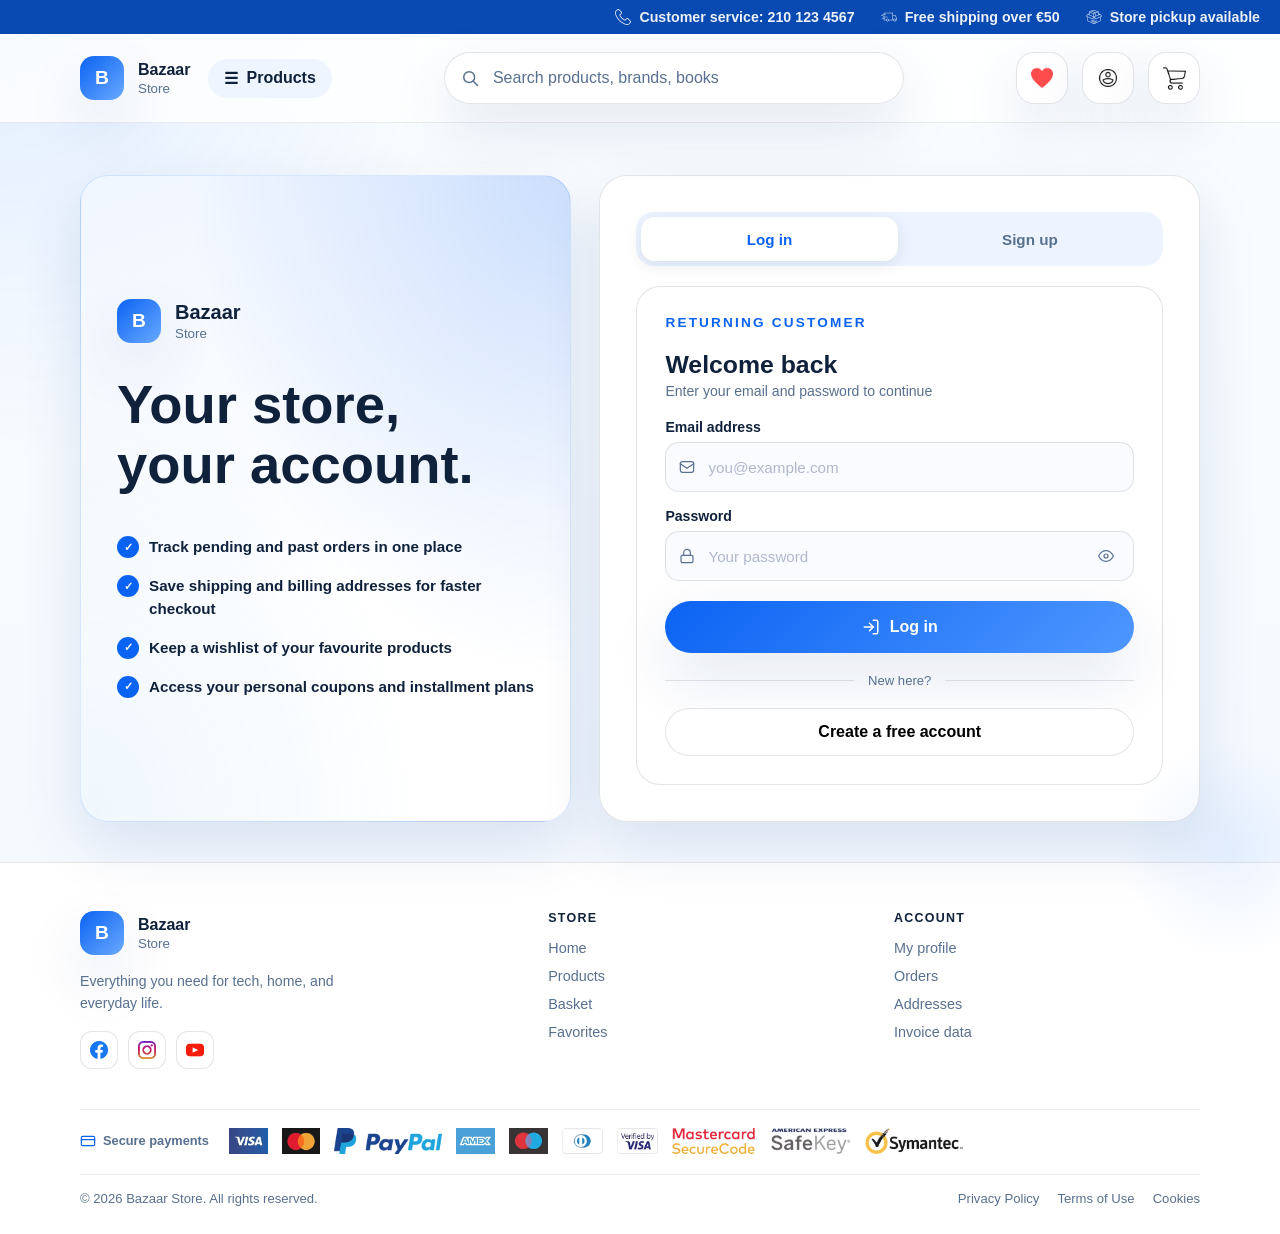
<file: account-addresses.html>
<!DOCTYPE html>
<html lang="en">
  <head>
    <meta charset="UTF-8" />
    <meta name="viewport" content="width=device-width, initial-scale=1.0" />
    <title>Account Addresses | Bazaar Store</title>
    <link rel="icon" href="favicon.svg" type="image/svg+xml" />
    <link rel="stylesheet" href="styles.css" />
  </head>
  <body>
    <div class="utility-bar">
      <div class="container utility-links">
        <a href="tel:+302101234567">
          <img src="Photos/telephone.png" alt="" />
          Customer service: 210 123 4567
        </a>
        <a href="products.html">
          <img src="Photos/delivery-truck.png" alt="" />
          Free shipping over &euro;50
        </a>
        <a href="products.html">
          <img src="Photos/box.png" alt="" />
          Store pickup available
        </a>
      </div>
    </div>

    <header class="site-header">
      <div class="container header-inner">
        <a class="brand" href="index.html" aria-label="Bazaar Store home">
          <span class="brand-mark">B</span>
          <span class="brand-copy">
            <strong>Bazaar</strong>
            <small>Store</small>
          </span>
        </a>

        <div class="menu-hub">
          <a class="menu-toggle" href="products.html">
            <span aria-hidden="true">&#9776;</span> Products
          </a>
        </div>

        <div class="header-search">
          <form class="header-search-form" action="products.html" role="search">
            <span class="header-search-icon" aria-hidden="true">
              <svg viewBox="0 0 24 24" focusable="false">
                <circle cx="11" cy="11" r="6.5"></circle>
                <path d="M16 16L21 21"></path>
              </svg>
            </span>
            <input class="header-search-input" name="search" type="search" placeholder="Search products, brands, books" aria-label="Search products" />
          </form>
        </div>

        <nav class="header-shortcuts" aria-label="Quick links">
          <a class="header-icon-link" data-favorites-link="true" href="profile.html#favorites-card" aria-label="Go to favorites section">
            <img class="shortcut-icon shortcut-icon-heart" src="Photos/heart.png" alt="" />
          </a>
          <a class="header-icon-link" href="profile.html" aria-label="Go to profile page">
            <img class="shortcut-icon shortcut-icon-profile" src="Photos/user.png" alt="" />
          </a>
          <a class="header-icon-link" href="basket.html" aria-label="Go to basket page">
            <img class="shortcut-icon shortcut-icon-basket" src="Photos/shopping-cart.png" alt="" />
          </a>
        </nav>
      </div>
    </header>

    <main class="standalone-page account-page-shell">
      <section class="account-page-main account-page-main-full">
        <div class="account-hub-layout">
          <aside class="account-hub-sidebar">
            <nav class="account-side-nav" aria-label="Account sections">
              <a class="account-side-link is-active" href="account-profile.html">Profile</a>
              <div class="account-sub-nav">
                <a class="account-sub-link" href="account-profile.html">Personal data</a>
                <a class="account-sub-link" href="account-invoice.html">Invoice data</a>
                <a class="account-sub-link is-active" href="account-addresses.html">My addresses</a>
              </div>
              <a class="account-side-link" href="profile.html#orders-card">Orders</a>
              <a class="account-side-link" href="profile.html#installments-card">Installment purchases</a>
              <a class="account-side-link" href="profile.html#coupons-card">My coupons</a>
              <a class="account-side-link" href="profile.html#favorites-card">Favorites</a>
              <button class="account-side-link account-side-link-button" id="logout-button" type="button">Log out</button>
            </nav>
          </aside>

          <div class="account-hub-main">
            <div class="auth-message" id="account-message" hidden></div>

            <article class="data-card">
            <div class="page-heading-row">
              <div class="page-copy">
                <p class="eyebrow">Delivery</p>
                <h1>Manage delivery addresses</h1>
                <p>Save one or more delivery addresses, choose defaults, edit any record, or delete it.</p>
              </div>
              <button class="button button-primary" id="add-address-button" type="button">Add new address</button>
            </div>

            <div class="record-list" id="address-list">
              <article class="empty-state-card">
                <strong>Loading addresses</strong>
              </article>
            </div>
            </article>

            <article class="data-card" id="address-form-card" hidden>
            <div class="page-copy">
              <p class="eyebrow">Address form</p>
              <h2 id="address-form-title">Add address</h2>
            </div>

            <form id="address-form" class="auth-form">
              <input type="hidden" name="address_id" />
              <div class="auth-form-grid">
                <label>
                  <span>Label</span>
                  <input type="text" name="label" placeholder="Home, Office, Pickup point" />
                </label>
                <label class="auth-form-grid-full">
                  <span>Address line 1</span>
                  <input type="text" name="line_1" autocomplete="address-line1" required />
                </label>
                <label class="auth-form-grid-full">
                  <span>Address line 2</span>
                  <input type="text" name="line_2" autocomplete="address-line2" />
                </label>
                <label>
                  <span>City</span>
                  <input type="text" name="city" autocomplete="address-level2" required />
                </label>
                <label>
                  <span>Postal code</span>
                  <input type="text" name="postal_code" autocomplete="postal-code" required />
                </label>
                <label>
                  <span>Region</span>
                  <input type="text" name="region" autocomplete="address-level1" />
                </label>
                <label>
                  <span>Country code</span>
                  <input type="text" name="country_code" value="GR" maxlength="2" />
                </label>
              </div>

              <div class="form-action-row form-action-row-start">
                <button class="button button-primary" type="submit">Save address</button>
                <button class="button button-secondary" id="address-cancel-button" type="button">Cancel</button>
              </div>
            </form>
            </article>
          </div>
        </div>
      </section>
    </main>

    <footer class="site-footer">
      <div class="container footer-inner-grid">
        <div class="footer-brand-col">
          <a class="brand" href="index.html" aria-label="Bazaar Store home">
            <span class="brand-mark">B</span>
            <span class="brand-copy">
              <strong>Bazaar</strong>
              <small>Store</small>
            </span>
          </a>
          <p class="footer-tagline">Everything you need for tech, home, and everyday life.</p>
          <div class="footer-socials" aria-label="Social links">
            <a href="#" aria-label="Facebook"><img src="Photos/facebook.png" alt="Facebook" /></a>
            <a href="#" aria-label="Instagram"><img src="Photos/instagram.png" alt="Instagram" /></a>
            <a href="#" aria-label="YouTube"><img src="Photos/youtube.png" alt="YouTube" /></a>
          </div>
        </div>
        <nav class="footer-nav-col" aria-label="Store navigation">
          <strong class="footer-nav-heading">Store</strong>
          <ul class="footer-nav-list">
            <li><a href="index.html">Home</a></li>
            <li><a href="products.html">Products</a></li>
            <li><a href="basket.html">Basket</a></li>
            <li><a href="favorites.html">Favorites</a></li>
          </ul>
        </nav>
        <nav class="footer-nav-col" aria-label="Account navigation">
          <strong class="footer-nav-heading">Account</strong>
          <ul class="footer-nav-list">
            <li><a href="profile.html">My profile</a></li>
            <li><a href="profile.html#pending-orders-card">Orders</a></li>
            <li><a href="profile.html#addresses-data-card">Addresses</a></li>
            <li><a href="profile.html#invoice-data-card">Invoice data</a></li>
          </ul>
        </nav>
      </div>
      <div class="container footer-payments" aria-label="Secure payment methods">
        <span class="footer-payments-label">
          <svg viewBox="0 0 24 24" aria-hidden="true" focusable="false"><rect x="2" y="5" width="20" height="14" rx="2"/><path d="M2 10h20"/></svg>
          Secure payments
        </span>
        <div class="payment-strip">
          <img src="Photos/visa.avif" alt="Visa" />
          <img src="Photos/mastercard.avif" alt="Mastercard" />
          <img src="Photos/paypal.avif" alt="PayPal" />
          <img src="Photos/amex.avif" alt="American Express" />
          <img src="Photos/maestro.avif" alt="Maestro" />
          <img src="Photos/diners.avif" alt="Diners Club" />
          <img src="Photos/visa-verify.avif" alt="Verified by Visa" />
          <img src="Photos/securecode.avif" alt="Mastercard SecureCode" />
          <img src="Photos/safekey.avif" alt="American Express SafeKey" />
          <img src="Photos/symantec.avif" alt="Symantec" />
        </div>
      </div>
      <div class="container footer-copyright">
        <p>&copy; <span class="footer-year"></span> Bazaar Store. All rights reserved.</p>
        <nav class="footer-legal" aria-label="Legal links">
          <a href="#">Privacy Policy</a>
          <a href="#">Terms of Use</a>
          <a href="#">Cookies</a>
        </nav>
      </div>
    </footer>

    <script src="site.js"></script>
    <script src="account.js"></script>
  </body>
</html>
</file>
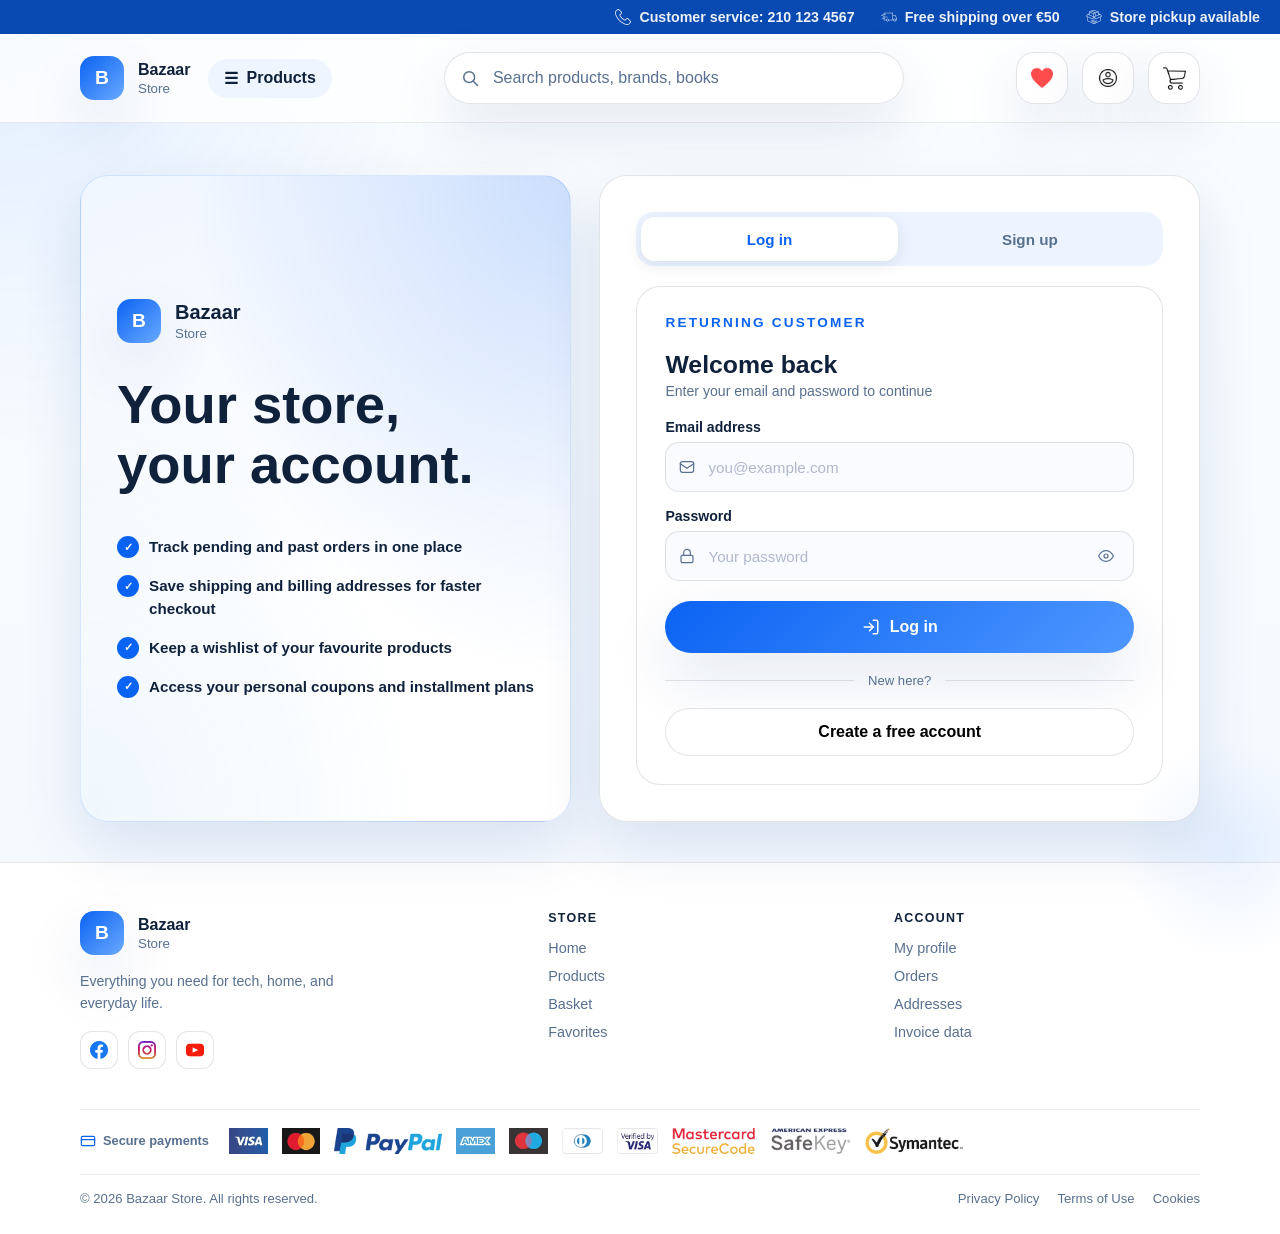
<file: account-invoice.html>
<!DOCTYPE html>
<html lang="en">
  <head>
    <meta charset="UTF-8" />
    <meta name="viewport" content="width=device-width, initial-scale=1.0" />
    <title>Account Invoice | Bazaar Store</title>
    <link rel="icon" href="favicon.svg" type="image/svg+xml" />
    <link rel="stylesheet" href="styles.css" />
  </head>
  <body>
    <div class="utility-bar">
      <div class="container utility-links">
        <a href="tel:+302101234567">
          <img src="Photos/telephone.png" alt="" />
          Customer service: 210 123 4567
        </a>
        <a href="products.html">
          <img src="Photos/delivery-truck.png" alt="" />
          Free shipping over &euro;50
        </a>
        <a href="products.html">
          <img src="Photos/box.png" alt="" />
          Store pickup available
        </a>
      </div>
    </div>

    <header class="site-header">
      <div class="container header-inner">
        <a class="brand" href="index.html" aria-label="Bazaar Store home">
          <span class="brand-mark">B</span>
          <span class="brand-copy">
            <strong>Bazaar</strong>
            <small>Store</small>
          </span>
        </a>

        <div class="menu-hub">
          <a class="menu-toggle" href="products.html">
            <span aria-hidden="true">&#9776;</span> Products
          </a>
        </div>

        <div class="header-search">
          <form class="header-search-form" action="products.html" role="search">
            <span class="header-search-icon" aria-hidden="true">
              <svg viewBox="0 0 24 24" focusable="false">
                <circle cx="11" cy="11" r="6.5"></circle>
                <path d="M16 16L21 21"></path>
              </svg>
            </span>
            <input class="header-search-input" name="search" type="search" placeholder="Search products, brands, books" aria-label="Search products" />
          </form>
        </div>

        <nav class="header-shortcuts" aria-label="Quick links">
          <a class="header-icon-link" data-favorites-link="true" href="profile.html#favorites-card" aria-label="Go to favorites section">
            <img class="shortcut-icon shortcut-icon-heart" src="Photos/heart.png" alt="" />
          </a>
          <a class="header-icon-link" href="profile.html" aria-label="Go to profile page">
            <img class="shortcut-icon shortcut-icon-profile" src="Photos/user.png" alt="" />
          </a>
          <a class="header-icon-link" href="basket.html" aria-label="Go to basket page">
            <img class="shortcut-icon shortcut-icon-basket" src="Photos/shopping-cart.png" alt="" />
          </a>
        </nav>
      </div>
    </header>

    <main class="standalone-page account-page-shell">
      <section class="account-page-main account-page-main-full">
        <div class="account-hub-layout">
          <aside class="account-hub-sidebar">
            <nav class="account-side-nav" aria-label="Account sections">
              <a class="account-side-link is-active" href="account-profile.html">Profile</a>
              <div class="account-sub-nav">
                <a class="account-sub-link" href="account-profile.html">Personal data</a>
                <a class="account-sub-link is-active" href="account-invoice.html">Invoice data</a>
                <a class="account-sub-link" href="account-addresses.html">My addresses</a>
              </div>
              <a class="account-side-link" href="profile.html#orders-card">Orders</a>
              <a class="account-side-link" href="profile.html#installments-card">Installment purchases</a>
              <a class="account-side-link" href="profile.html#coupons-card">My coupons</a>
              <a class="account-side-link" href="profile.html#favorites-card">Favorites</a>
              <button class="account-side-link account-side-link-button" id="logout-button" type="button">Log out</button>
            </nav>
          </aside>

          <div class="account-hub-main">
            <div class="auth-message" id="account-message" hidden></div>

            <article class="data-card">
            <div class="page-heading-row">
              <div class="page-copy">
                <p class="eyebrow">Invoice</p>
                <h1>Manage invoice details</h1>
                <p>Use this profile when you want to place eligible orders with business invoice information.</p>
              </div>
              <button class="button button-primary" id="invoice-open-button" type="button">Add or edit invoice</button>
            </div>

            <div class="record-list" id="invoice-list">
              <article class="empty-state-card">
                <strong>Loading invoice profile</strong>
              </article>
            </div>
            </article>

            <article class="data-card" id="invoice-form-card" hidden>
            <div class="page-copy">
              <p class="eyebrow">Invoice form</p>
              <h2 id="invoice-form-title">Add invoice profile</h2>
            </div>

            <form id="invoice-form" class="auth-form">
              <div class="auth-form-grid">
                <label class="auth-form-grid-full">
                  <span>Company name</span>
                  <input type="text" name="company_name" required />
                </label>
                <label>
                  <span>VAT number</span>
                  <input type="text" name="tax_id" required />
                </label>
                <label>
                  <span>Tax office</span>
                  <input type="text" name="tax_office" />
                </label>
                <label class="auth-form-grid-full">
                  <span>Profession</span>
                  <input type="text" name="profession" />
                </label>
                <label class="auth-form-grid-full">
                  <span>Address</span>
                  <input type="text" name="line_1" autocomplete="address-line1" required />
                </label>
                <label>
                  <span>City</span>
                  <input type="text" name="city" autocomplete="address-level2" required />
                </label>
                <label>
                  <span>Postal code</span>
                  <input type="text" name="postal_code" autocomplete="postal-code" required />
                </label>
                <label>
                  <span>Region</span>
                  <input type="text" name="region" autocomplete="address-level1" />
                </label>
                <label>
                  <span>Phone</span>
                  <input type="tel" name="phone" autocomplete="tel" />
                </label>
              </div>

              <div class="form-action-row form-action-row-start">
                <button class="button button-primary" type="submit">Save invoice profile</button>
                <button class="button button-secondary" id="invoice-cancel-button" type="button">Cancel</button>
                <button class="button button-danger" id="invoice-delete-button" type="button" hidden>Delete invoice</button>
              </div>
            </form>
            </article>
          </div>
        </div>
      </section>
    </main>

    <footer class="site-footer">
      <div class="container footer-inner-grid">
        <div class="footer-brand-col">
          <a class="brand" href="index.html" aria-label="Bazaar Store home">
            <span class="brand-mark">B</span>
            <span class="brand-copy">
              <strong>Bazaar</strong>
              <small>Store</small>
            </span>
          </a>
          <p class="footer-tagline">Everything you need for tech, home, and everyday life.</p>
          <div class="footer-socials" aria-label="Social links">
            <a href="#" aria-label="Facebook"><img src="Photos/facebook.png" alt="Facebook" /></a>
            <a href="#" aria-label="Instagram"><img src="Photos/instagram.png" alt="Instagram" /></a>
            <a href="#" aria-label="YouTube"><img src="Photos/youtube.png" alt="YouTube" /></a>
          </div>
        </div>
        <nav class="footer-nav-col" aria-label="Store navigation">
          <strong class="footer-nav-heading">Store</strong>
          <ul class="footer-nav-list">
            <li><a href="index.html">Home</a></li>
            <li><a href="products.html">Products</a></li>
            <li><a href="basket.html">Basket</a></li>
            <li><a href="favorites.html">Favorites</a></li>
          </ul>
        </nav>
        <nav class="footer-nav-col" aria-label="Account navigation">
          <strong class="footer-nav-heading">Account</strong>
          <ul class="footer-nav-list">
            <li><a href="profile.html">My profile</a></li>
            <li><a href="profile.html#pending-orders-card">Orders</a></li>
            <li><a href="profile.html#addresses-data-card">Addresses</a></li>
            <li><a href="profile.html#invoice-data-card">Invoice data</a></li>
          </ul>
        </nav>
      </div>
      <div class="container footer-payments" aria-label="Secure payment methods">
        <span class="footer-payments-label">
          <svg viewBox="0 0 24 24" aria-hidden="true" focusable="false"><rect x="2" y="5" width="20" height="14" rx="2"/><path d="M2 10h20"/></svg>
          Secure payments
        </span>
        <div class="payment-strip">
          <img src="Photos/visa.avif" alt="Visa" />
          <img src="Photos/mastercard.avif" alt="Mastercard" />
          <img src="Photos/paypal.avif" alt="PayPal" />
          <img src="Photos/amex.avif" alt="American Express" />
          <img src="Photos/maestro.avif" alt="Maestro" />
          <img src="Photos/diners.avif" alt="Diners Club" />
          <img src="Photos/visa-verify.avif" alt="Verified by Visa" />
          <img src="Photos/securecode.avif" alt="Mastercard SecureCode" />
          <img src="Photos/safekey.avif" alt="American Express SafeKey" />
          <img src="Photos/symantec.avif" alt="Symantec" />
        </div>
      </div>
      <div class="container footer-copyright">
        <p>&copy; <span class="footer-year"></span> Bazaar Store. All rights reserved.</p>
        <nav class="footer-legal" aria-label="Legal links">
          <a href="#">Privacy Policy</a>
          <a href="#">Terms of Use</a>
          <a href="#">Cookies</a>
        </nav>
      </div>
    </footer>

    <script src="site.js"></script>
    <script src="account.js"></script>
  </body>
</html>
</file>
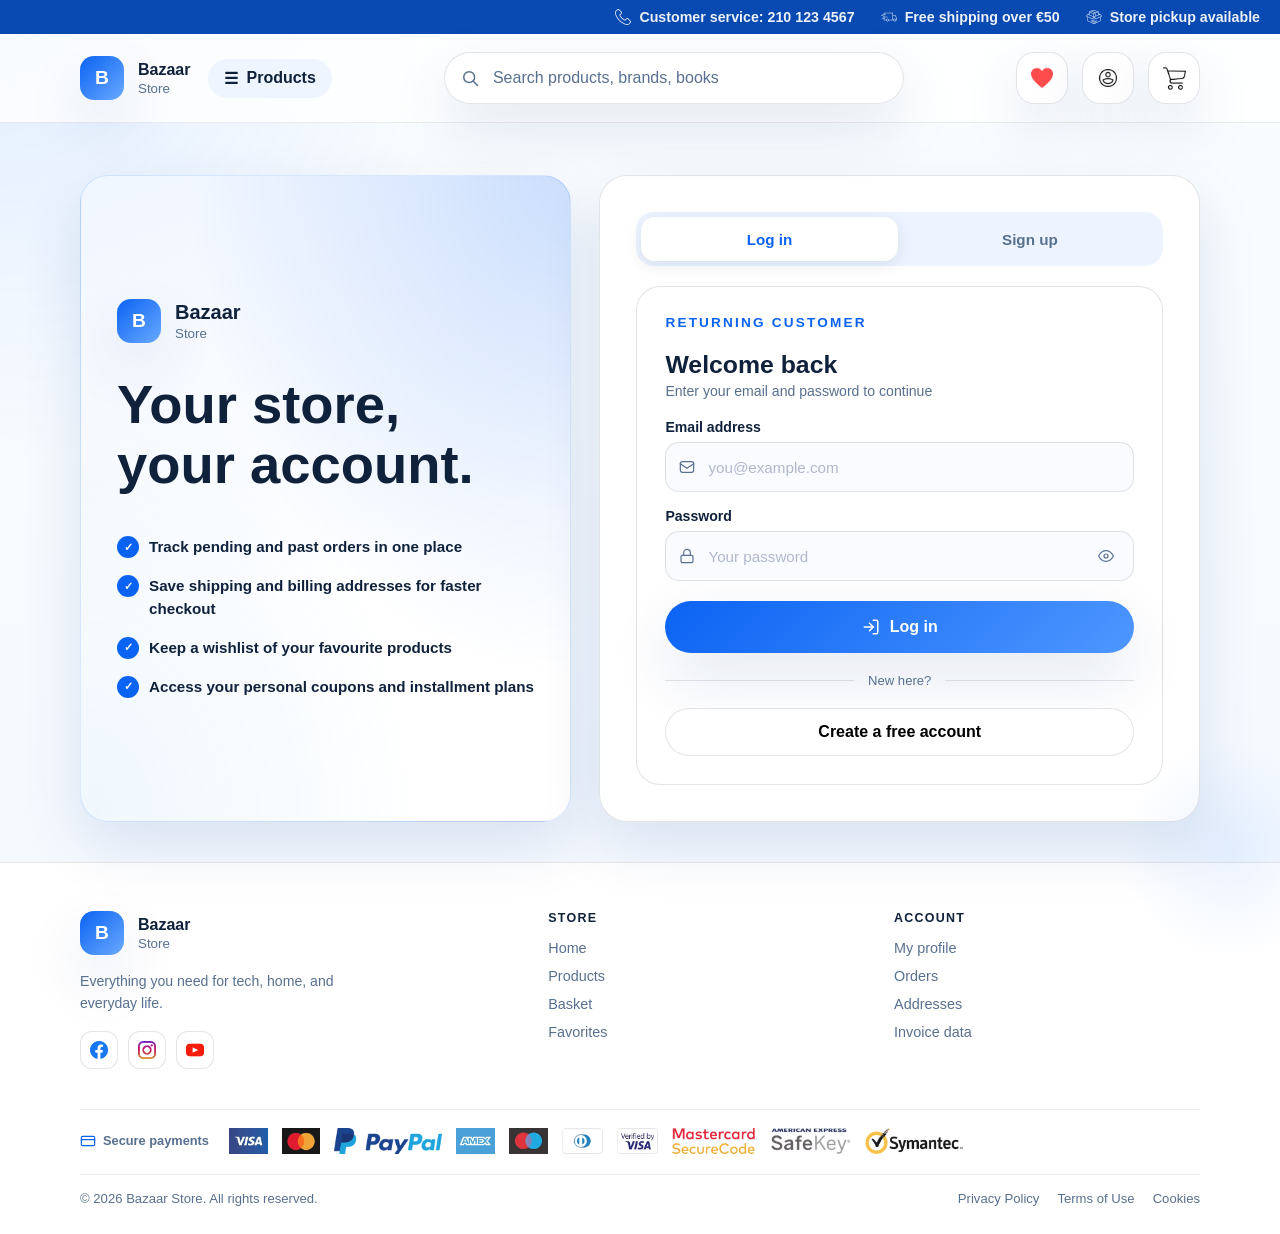
<file: account-profile.html>
<!DOCTYPE html>
<html lang="en">
  <head>
    <meta charset="UTF-8" />
    <meta name="viewport" content="width=device-width, initial-scale=1.0" />
    <title>Account Profile | Bazaar Store</title>
    <link rel="icon" href="favicon.svg" type="image/svg+xml" />
    <link rel="stylesheet" href="styles.css" />
  </head>
  <body>
    <div class="utility-bar">
      <div class="container utility-links">
        <a href="tel:+302101234567">
          <img src="Photos/telephone.png" alt="" />
          Customer service: 210 123 4567
        </a>
        <a href="products.html">
          <img src="Photos/delivery-truck.png" alt="" />
          Free shipping over &euro;50
        </a>
        <a href="products.html">
          <img src="Photos/box.png" alt="" />
          Store pickup available
        </a>
      </div>
    </div>

    <header class="site-header">
      <div class="container header-inner">
        <a class="brand" href="index.html" aria-label="Bazaar Store home">
          <span class="brand-mark">B</span>
          <span class="brand-copy">
            <strong>Bazaar</strong>
            <small>Store</small>
          </span>
        </a>

        <div class="menu-hub">
          <a class="menu-toggle" href="products.html">
            <span aria-hidden="true">&#9776;</span> Products
          </a>
        </div>

        <div class="header-search">
          <form class="header-search-form" action="products.html" role="search">
            <span class="header-search-icon" aria-hidden="true">
              <svg viewBox="0 0 24 24" focusable="false">
                <circle cx="11" cy="11" r="6.5"></circle>
                <path d="M16 16L21 21"></path>
              </svg>
            </span>
            <input class="header-search-input" name="search" type="search" placeholder="Search products, brands, books" aria-label="Search products" />
          </form>
        </div>

        <nav class="header-shortcuts" aria-label="Quick links">
          <a class="header-icon-link" data-favorites-link="true" href="profile.html#favorites-card" aria-label="Go to favorites section">
            <img class="shortcut-icon shortcut-icon-heart" src="Photos/heart.png" alt="" />
          </a>
          <a class="header-icon-link" href="profile.html" aria-label="Go to profile page">
            <img class="shortcut-icon shortcut-icon-profile" src="Photos/user.png" alt="" />
          </a>
          <a class="header-icon-link" href="basket.html" aria-label="Go to basket page">
            <img class="shortcut-icon shortcut-icon-basket" src="Photos/shopping-cart.png" alt="" />
          </a>
        </nav>
      </div>
    </header>

    <main class="standalone-page account-page-shell">
      <section class="account-page-main account-page-main-full">
        <div class="account-hub-layout">
          <aside class="account-hub-sidebar">
            <nav class="account-side-nav" aria-label="Account sections">
              <a class="account-side-link is-active" href="account-profile.html">Profile</a>
              <div class="account-sub-nav">
                <a class="account-sub-link is-active" href="account-profile.html">Personal data</a>
                <a class="account-sub-link" href="account-invoice.html">Invoice data</a>
                <a class="account-sub-link" href="account-addresses.html">My addresses</a>
              </div>
              <a class="account-side-link" href="profile.html#orders-card">Orders</a>
              <a class="account-side-link" href="profile.html#installments-card">Installment purchases</a>
              <a class="account-side-link" href="profile.html#coupons-card">My coupons</a>
              <a class="account-side-link" href="profile.html#favorites-card">Favorites</a>
              <button class="account-side-link account-side-link-button" id="logout-button" type="button">Log out</button>
            </nav>
          </aside>

          <div class="account-hub-main">
            <div class="auth-message" id="account-message" hidden></div>

            <article class="data-card">
            <div class="page-heading-row">
              <div class="page-copy">
                <p class="eyebrow">Profile</p>
                <h1>Edit your personal details</h1>
                <p>Manage your email, first name, last name, mobile phone, and landline from one place.</p>
              </div>
            </div>

            <form id="profile-details-form" class="auth-form">
              <div class="auth-form-grid">
                <label>
                  <span>First name</span>
                  <input type="text" name="first_name" autocomplete="given-name" required />
                </label>
                <label>
                  <span>Last name</span>
                  <input type="text" name="last_name" autocomplete="family-name" required />
                </label>
                <label class="auth-form-grid-full">
                  <span>Email</span>
                  <input type="email" name="email" autocomplete="email" required />
                </label>
                <label>
                  <span>Phone</span>
                  <input type="tel" name="phone" autocomplete="tel" />
                </label>
                <label>
                  <span>Landline</span>
                  <input type="tel" name="landline" autocomplete="tel-national" />
                </label>
              </div>

              <div class="form-action-row form-action-row-start">
                <button class="button button-primary" type="submit">Save profile</button>
                <a class="button button-secondary" href="profile.html#personal-data-card">Cancel</a>
              </div>
            </form>
            </article>
          </div>
        </div>
      </section>
    </main>

    <footer class="site-footer">
      <div class="container footer-inner-grid">
        <div class="footer-brand-col">
          <a class="brand" href="index.html" aria-label="Bazaar Store home">
            <span class="brand-mark">B</span>
            <span class="brand-copy">
              <strong>Bazaar</strong>
              <small>Store</small>
            </span>
          </a>
          <p class="footer-tagline">Everything you need for tech, home, and everyday life.</p>
          <div class="footer-socials" aria-label="Social links">
            <a href="#" aria-label="Facebook"><img src="Photos/facebook.png" alt="Facebook" /></a>
            <a href="#" aria-label="Instagram"><img src="Photos/instagram.png" alt="Instagram" /></a>
            <a href="#" aria-label="YouTube"><img src="Photos/youtube.png" alt="YouTube" /></a>
          </div>
        </div>
        <nav class="footer-nav-col" aria-label="Store navigation">
          <strong class="footer-nav-heading">Store</strong>
          <ul class="footer-nav-list">
            <li><a href="index.html">Home</a></li>
            <li><a href="products.html">Products</a></li>
            <li><a href="basket.html">Basket</a></li>
            <li><a href="favorites.html">Favorites</a></li>
          </ul>
        </nav>
        <nav class="footer-nav-col" aria-label="Account navigation">
          <strong class="footer-nav-heading">Account</strong>
          <ul class="footer-nav-list">
            <li><a href="profile.html">My profile</a></li>
            <li><a href="profile.html#pending-orders-card">Orders</a></li>
            <li><a href="profile.html#addresses-data-card">Addresses</a></li>
            <li><a href="profile.html#invoice-data-card">Invoice data</a></li>
          </ul>
        </nav>
      </div>
      <div class="container footer-payments" aria-label="Secure payment methods">
        <span class="footer-payments-label">
          <svg viewBox="0 0 24 24" aria-hidden="true" focusable="false"><rect x="2" y="5" width="20" height="14" rx="2"/><path d="M2 10h20"/></svg>
          Secure payments
        </span>
        <div class="payment-strip">
          <img src="Photos/visa.avif" alt="Visa" />
          <img src="Photos/mastercard.avif" alt="Mastercard" />
          <img src="Photos/paypal.avif" alt="PayPal" />
          <img src="Photos/amex.avif" alt="American Express" />
          <img src="Photos/maestro.avif" alt="Maestro" />
          <img src="Photos/diners.avif" alt="Diners Club" />
          <img src="Photos/visa-verify.avif" alt="Verified by Visa" />
          <img src="Photos/securecode.avif" alt="Mastercard SecureCode" />
          <img src="Photos/safekey.avif" alt="American Express SafeKey" />
          <img src="Photos/symantec.avif" alt="Symantec" />
        </div>
      </div>
      <div class="container footer-copyright">
        <p>&copy; <span class="footer-year"></span> Bazaar Store. All rights reserved.</p>
        <nav class="footer-legal" aria-label="Legal links">
          <a href="#">Privacy Policy</a>
          <a href="#">Terms of Use</a>
          <a href="#">Cookies</a>
        </nav>
      </div>
    </footer>

    <script src="site.js"></script>
    <script src="account.js"></script>
  </body>
</html>
</file>
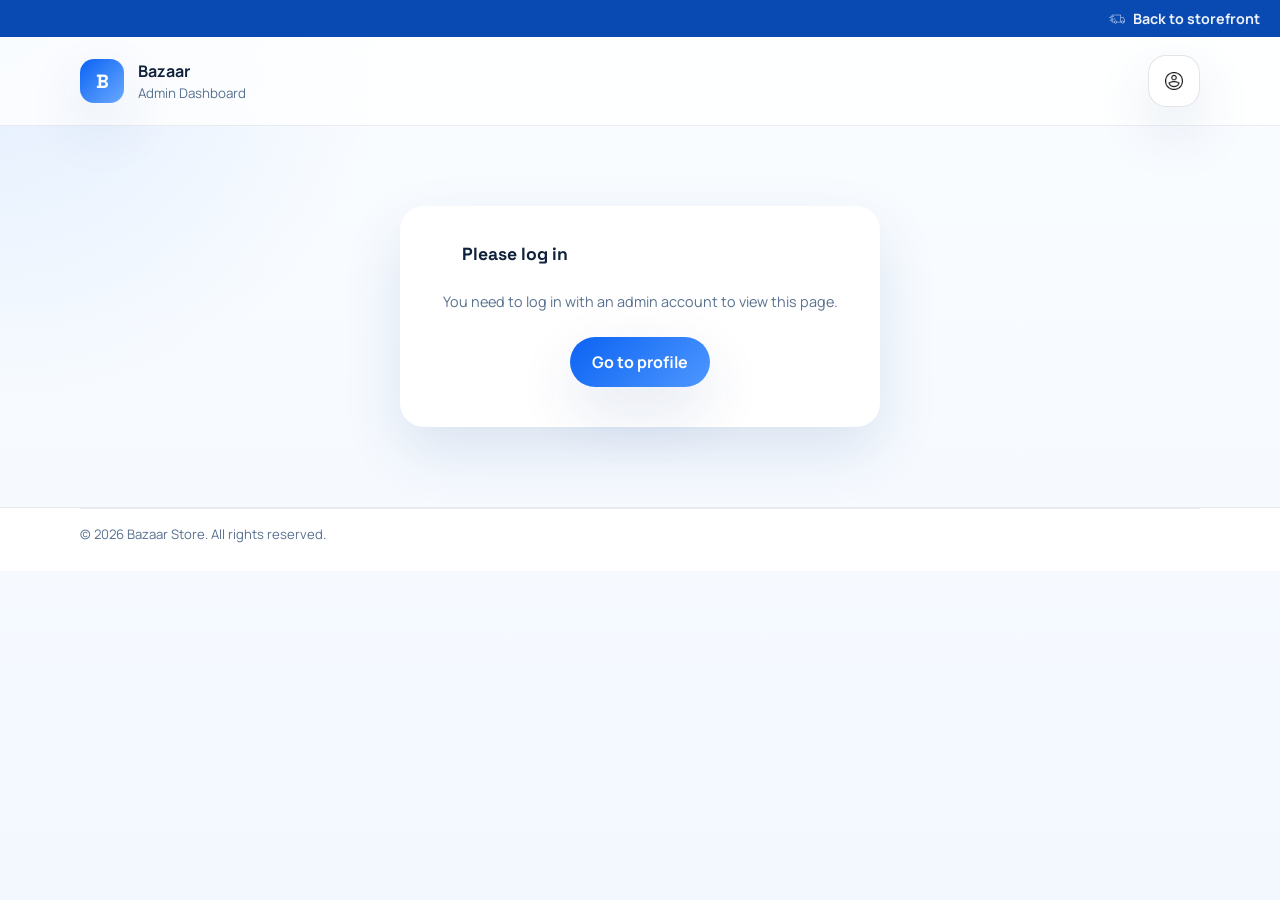
<file: admin.html>
<!DOCTYPE html>
<html lang="en">
  <head>
    <meta charset="UTF-8" />
    <meta name="viewport" content="width=device-width, initial-scale=1.0" />
    <title>Admin Dashboard - Bazaar Store</title>
    <meta name="robots" content="noindex, nofollow" />
    <link rel="preconnect" href="https://fonts.googleapis.com" />
    <link rel="preconnect" href="https://fonts.gstatic.com" crossorigin />
    <link
      href="https://fonts.googleapis.com/css2?family=Manrope:wght@400;500;600;700;800&family=Space+Grotesk:wght@500;700&display=swap"
      rel="stylesheet"
    />
    <link rel="icon" href="favicon.svg" type="image/svg+xml" />
    <link rel="stylesheet" href="styles.css" />
    <style>
      .admin-shell {
        display: grid;
        gap: 24px;
        padding: 32px 0 64px;
      }

      .admin-header-row {
        display: flex;
        align-items: center;
        justify-content: space-between;
        flex-wrap: wrap;
        gap: 12px;
      }

      .admin-header-row h1 {
        margin: 0 0 4px 0;
        font-size: 1.6rem;
      }

      .admin-header-row p {
        margin: 0;
        color: var(--muted);
      }

      .admin-tabs {
        display: flex;
        gap: 8px;
        border-bottom: 1px solid var(--line);
        flex-wrap: wrap;
      }

      .admin-tab-button {
        border: none;
        background: none;
        padding: 12px 18px;
        font: inherit;
        font-weight: 700;
        color: var(--muted);
        cursor: pointer;
        border-bottom: 3px solid transparent;
      }

      .admin-tab-button.is-active {
        color: var(--primary-deep);
        border-bottom-color: var(--primary);
      }

      .admin-panel {
        display: grid;
        gap: 24px;
      }

      .admin-card {
        background: var(--surface);
        border-radius: var(--radius);
        box-shadow: var(--shadow);
        padding: 24px;
      }

      .admin-card h2 {
        margin: 0 0 16px 0;
        font-size: 1.1rem;
      }

      .admin-form-grid {
        display: grid;
        grid-template-columns: repeat(2, 1fr);
        gap: 14px;
      }

      .admin-form-grid .admin-field-full {
        grid-column: 1 / -1;
      }

      .admin-field label {
        display: block;
        font-size: 0.85rem;
        font-weight: 700;
        margin-bottom: 6px;
        color: var(--text);
      }

      .admin-field input,
      .admin-field select,
      .admin-field textarea {
        width: 100%;
        padding: 10px 12px;
        border: 1px solid var(--line);
        border-radius: 12px;
        font: inherit;
        background: var(--surface);
        color: var(--text);
      }

      .admin-field textarea {
        min-height: 96px;
        resize: vertical;
      }

      .admin-form-actions {
        display: flex;
        align-items: center;
        gap: 12px;
        margin-top: 6px;
      }

      .admin-form-message {
        font-size: 0.9rem;
        font-weight: 600;
      }

      .admin-form-message.is-error {
        color: #d23c3c;
      }

      .admin-form-message.is-success {
        color: #1a9d5c;
      }

      .admin-table-wrap {
        overflow-x: auto;
      }

      .admin-table {
        width: 100%;
        border-collapse: collapse;
        font-size: 0.92rem;
      }

      .admin-table th,
      .admin-table td {
        text-align: left;
        padding: 10px 12px;
        border-bottom: 1px solid var(--line);
        white-space: nowrap;
      }

      .admin-table th {
        color: var(--muted);
        font-size: 0.78rem;
        text-transform: uppercase;
        letter-spacing: 0.04em;
      }

      .admin-product-thumb {
        width: 42px;
        height: 42px;
        border-radius: 10px;
        object-fit: cover;
        background: var(--surface-alt);
      }

      .admin-status-pill {
        display: inline-flex;
        align-items: center;
        padding: 3px 10px;
        border-radius: 999px;
        font-size: 0.75rem;
        font-weight: 800;
        text-transform: uppercase;
      }

      .admin-status-pill.is-active {
        background: rgba(16, 185, 129, 0.12);
        color: #0d9e6e;
      }

      .admin-status-pill.is-inactive {
        background: rgba(148, 163, 184, 0.2);
        color: #58708f;
      }

      .admin-stats-grid {
        display: grid;
        grid-template-columns: repeat(auto-fit, minmax(180px, 1fr));
        gap: 14px;
      }

      .admin-stat-tile {
        background: var(--surface-alt);
        border-radius: var(--radius-sm);
        padding: 18px;
      }

      .admin-stat-tile .admin-stat-value {
        font-family: "Space Grotesk", sans-serif;
        font-size: 1.6rem;
        font-weight: 700;
        color: var(--primary-deep);
      }

      .admin-stat-tile .admin-stat-label {
        font-size: 0.82rem;
        color: var(--muted);
        margin-top: 4px;
      }

      .admin-two-col {
        display: grid;
        grid-template-columns: 1fr 1fr;
        gap: 24px;
      }

      .admin-mini-list {
        display: grid;
        gap: 10px;
      }

      .admin-mini-list-row {
        display: flex;
        align-items: center;
        justify-content: space-between;
        gap: 12px;
        font-size: 0.9rem;
      }

      .admin-mini-list-row strong {
        font-weight: 700;
      }

      .admin-mini-list-row span {
        color: var(--muted);
        font-size: 0.82rem;
      }

      .admin-empty-state {
        color: var(--muted);
        font-size: 0.9rem;
        padding: 12px 0;
      }

      .admin-access-gate {
        max-width: 480px;
        margin: 80px auto;
        text-align: center;
        padding: 40px 32px;
      }

      @media (max-width: 760px) {
        .admin-form-grid,
        .admin-two-col {
          grid-template-columns: 1fr;
        }
      }
    </style>
  </head>
  <body>
    <div class="page-shell">
      <div class="utility-bar">
        <div class="container utility-links">
          <a href="index.html">
            <img src="Photos/delivery-truck.png" alt="" />
            Back to storefront
          </a>
        </div>
      </div>

      <header class="site-header">
        <div class="container header-inner">
          <a class="brand" href="index.html" aria-label="Bazaar Store home">
            <span class="brand-mark">B</span>
            <span class="brand-copy">
              <strong>Bazaar</strong>
              <small>Admin Dashboard</small>
            </span>
          </a>
          <nav class="header-shortcuts" aria-label="Quick links">
            <a class="header-icon-link" href="profile.html" aria-label="Back to profile">
              <img class="shortcut-icon shortcut-icon-profile" src="Photos/user.png" alt="" />
            </a>
          </nav>
        </div>
      </header>

      <main>
        <div class="container">
          <div id="admin-access-gate" class="admin-card admin-access-gate" hidden>
            <h2 id="admin-access-gate-title">Checking access&hellip;</h2>
            <p id="admin-access-gate-message" class="admin-empty-state"></p>
            <a class="button button-primary" href="profile.html">Go to profile</a>
          </div>

          <div id="admin-shell" class="admin-shell" hidden>
            <div class="admin-header-row">
              <div>
                <h1>Admin Dashboard</h1>
                <p>Add products, review orders, and check store performance.</p>
              </div>
            </div>

            <nav class="admin-tabs" aria-label="Admin sections">
              <button class="admin-tab-button is-active" type="button" data-admin-tab="products">Products</button>
              <button class="admin-tab-button" type="button" data-admin-tab="orders">Orders</button>
              <button class="admin-tab-button" type="button" data-admin-tab="stats">Statistics</button>
            </nav>

            <!-- PRODUCTS TAB -->
            <section class="admin-panel" id="admin-panel-products">
              <div class="admin-card">
                <h2>Add a new product</h2>
                <form id="admin-product-form" enctype="multipart/form-data">
                  <div class="admin-form-grid">
                    <div class="admin-field">
                      <label for="admin-field-name">Product name</label>
                      <input id="admin-field-name" name="name" type="text" required />
                    </div>
                    <div class="admin-field">
                      <label for="admin-field-category">Category</label>
                      <select id="admin-field-category" name="category_id" required></select>
                    </div>
                    <div class="admin-field">
                      <label for="admin-field-brand">Brand (optional)</label>
                      <input id="admin-field-brand" name="brand" type="text" />
                    </div>
                    <div class="admin-field">
                      <label for="admin-field-price">Price (&euro;)</label>
                      <input id="admin-field-price" name="price" type="number" min="0" step="0.01" required />
                    </div>
                    <div class="admin-field">
                      <label for="admin-field-compare-price">Was-price (&euro;, optional)</label>
                      <input id="admin-field-compare-price" name="compare_at_price" type="number" min="0" step="0.01" />
                    </div>
                    <div class="admin-field">
                      <label for="admin-field-stock">Stock quantity</label>
                      <input id="admin-field-stock" name="stock_quantity" type="number" min="0" step="1" value="0" />
                    </div>
                    <div class="admin-field">
                      <label for="admin-field-installments">Max installments (optional)</label>
                      <input id="admin-field-installments" name="max_installments" type="number" min="2" step="1" />
                    </div>
                    <div class="admin-field">
                      <label for="admin-field-photos">Photos</label>
                      <input id="admin-field-photos" name="photos" type="file" accept="image/png,image/jpeg,image/webp,image/gif" multiple required />
                    </div>
                    <div class="admin-field admin-field-full">
                      <label for="admin-field-description">Description</label>
                      <textarea id="admin-field-description" name="description" required></textarea>
                    </div>
                  </div>
                  <div class="admin-form-actions">
                    <button class="button button-primary" type="submit" id="admin-product-submit">Add product</button>
                    <span class="admin-form-message" id="admin-product-form-message"></span>
                  </div>
                </form>
              </div>

              <div class="admin-card">
                <h2>All products</h2>
                <div class="admin-table-wrap">
                  <table class="admin-table">
                    <thead>
                      <tr>
                        <th></th>
                        <th>Code</th>
                        <th>Name</th>
                        <th>Category</th>
                        <th>Price</th>
                        <th>Stock</th>
                        <th>Status</th>
                        <th></th>
                      </tr>
                    </thead>
                    <tbody id="admin-products-table-body"></tbody>
                  </table>
                </div>
                <p class="admin-empty-state" id="admin-products-empty" hidden>No products yet.</p>
              </div>
            </section>

            <!-- ORDERS TAB -->
            <section class="admin-panel" id="admin-panel-orders" hidden>
              <div class="admin-card">
                <h2>All orders</h2>
                <div class="admin-table-wrap">
                  <table class="admin-table">
                    <thead>
                      <tr>
                        <th>Order</th>
                        <th>Customer</th>
                        <th>Status</th>
                        <th>Payment</th>
                        <th>Total</th>
                        <th>Placed</th>
                      </tr>
                    </thead>
                    <tbody id="admin-orders-table-body"></tbody>
                  </table>
                </div>
                <p class="admin-empty-state" id="admin-orders-empty" hidden>No orders yet.</p>
              </div>
            </section>

            <!-- STATISTICS TAB -->
            <section class="admin-panel" id="admin-panel-stats" hidden>
              <div class="admin-card">
                <h2>Store overview</h2>
                <div class="admin-stats-grid" id="admin-stats-grid"></div>
              </div>

              <div class="admin-two-col">
                <div class="admin-card">
                  <h2>Trending products</h2>
                  <div class="admin-mini-list" id="admin-trending-list"></div>
                </div>
                <div class="admin-card">
                  <h2>Best-selling categories</h2>
                  <div class="admin-mini-list" id="admin-best-category-list"></div>
                </div>
              </div>

              <div class="admin-card">
                <h2>Low stock</h2>
                <div class="admin-mini-list" id="admin-low-stock-list"></div>
              </div>
            </section>
          </div>
        </div>
      </main>

      <footer class="site-footer">
        <div class="container footer-copyright">
          <p>&copy; <span class="footer-year"></span> Bazaar Store. All rights reserved.</p>
        </div>
      </footer>
    </div>

    <script src="site.js"></script>
    <script src="admin.js"></script>
  </body>
</html>
</file>
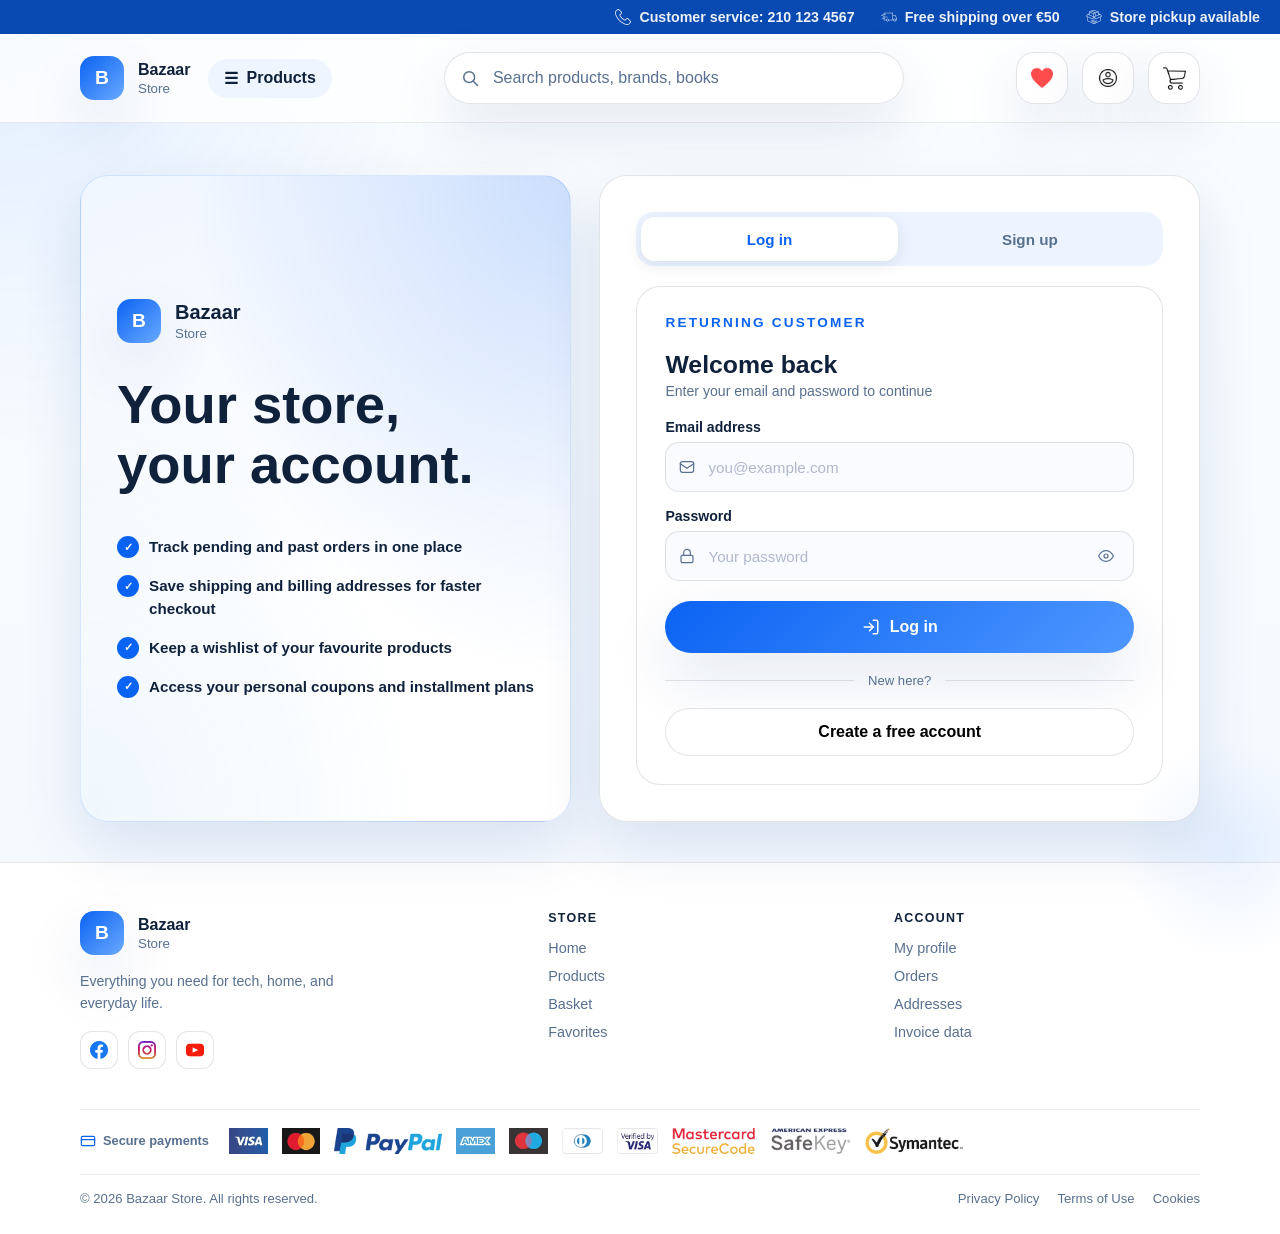
<file: favorites.html>
<!DOCTYPE html>
<html lang="en">
  <head>
    <meta charset="UTF-8" />
    <meta name="viewport" content="width=device-width, initial-scale=1.0" />
    <title>Favorites | Bazaar Store</title>
    <link rel="icon" href="favicon.svg" type="image/svg+xml" />
    <link rel="stylesheet" href="styles.css" />
  </head>
  <body>
    <div class="utility-bar">
      <div class="container utility-links">
        <a href="tel:+302101234567">
          <img src="Photos/telephone.png" alt="" />
          Customer service: 210 123 4567
        </a>
        <a href="products.html">
          <img src="Photos/delivery-truck.png" alt="" />
          Free shipping over &euro;50
        </a>
        <a href="products.html">
          <img src="Photos/box.png" alt="" />
          Store pickup available
        </a>
      </div>
    </div>

    <header class="site-header">
      <div class="container header-inner">
        <a class="brand" href="index.html" aria-label="Bazaar Store home">
          <span class="brand-mark">B</span>
          <span class="brand-copy">
            <strong>Bazaar</strong>
            <small>Store</small>
          </span>
        </a>

        <div class="menu-hub">
          <a class="menu-toggle" href="products.html">
            <span aria-hidden="true">&#9776;</span> Products
          </a>
        </div>

        <div class="header-search">
          <form class="header-search-form" action="products.html" role="search">
            <span class="header-search-icon" aria-hidden="true">
              <svg viewBox="0 0 24 24" focusable="false">
                <circle cx="11" cy="11" r="6.5"></circle>
                <path d="M16 16L21 21"></path>
              </svg>
            </span>
            <input
              class="header-search-input"
              name="search"
              type="search"
              placeholder="Search products, brands, books"
              aria-label="Search products"
            />
          </form>
        </div>

        <nav class="header-shortcuts" aria-label="Quick links">
          <a class="header-icon-link" data-favorites-link="true" href="profile.html#favorites-card" aria-label="Go to favorites section">
            <img class="shortcut-icon shortcut-icon-heart" src="Photos/heart.png" alt="" />
          </a>
          <a class="header-icon-link" href="profile.html" aria-label="Go to profile page">
            <img class="shortcut-icon shortcut-icon-profile" src="Photos/user.png" alt="" />
          </a>
          <a class="header-icon-link" href="basket.html" aria-label="Go to basket page">
            <img class="shortcut-icon shortcut-icon-basket" src="Photos/shopping-cart.png" alt="" />
          </a>
        </nav>
      </div>
    </header>

    <main class="standalone-page favorites-page-shell">
      <section class="favorites-page-layout">
        <article class="favorites-page-hero">
          <img src="Photos/heart.png" alt="" />
          <div class="page-copy">
            <p class="eyebrow">Favorites</p>
            <h1>Your saved products</h1>
            <p id="favorites-page-copy">Review the products you have saved for later.</p>
          </div>
          <div class="favorites-page-actions">
            <a class="button button-primary" href="index.html">Back to store</a>
            <a class="button button-secondary" href="profile.html#favorites-card">Open profile favorites</a>
          </div>
        </article>

        <section class="account-orders favorites-page-panel">
          <div class="split-heading account-orders-head">
            <div>
              <p class="eyebrow">Saved list</p>
              <h3>Favorite products</h3>
            </div>
            <p class="account-empty" id="favorites-count">0 saved</p>
          </div>
          <div class="account-orders-list" id="favorites-products-list">
            <p class="account-empty">Loading favorites</p>
          </div>
        </section>
      </section>
    </main>

    <footer class="site-footer">
      <div class="container footer-inner-grid">
        <div class="footer-brand-col">
          <a class="brand" href="index.html" aria-label="Bazaar Store home">
            <span class="brand-mark">B</span>
            <span class="brand-copy">
              <strong>Bazaar</strong>
              <small>Store</small>
            </span>
          </a>
          <p class="footer-tagline">Everything you need for tech, home, and everyday life.</p>
          <div class="footer-socials" aria-label="Social links">
            <a href="#" aria-label="Facebook"><img src="Photos/facebook.png" alt="Facebook" /></a>
            <a href="#" aria-label="Instagram"><img src="Photos/instagram.png" alt="Instagram" /></a>
            <a href="#" aria-label="YouTube"><img src="Photos/youtube.png" alt="YouTube" /></a>
          </div>
        </div>
        <nav class="footer-nav-col" aria-label="Store navigation">
          <strong class="footer-nav-heading">Store</strong>
          <ul class="footer-nav-list">
            <li><a href="index.html">Home</a></li>
            <li><a href="products.html">Products</a></li>
            <li><a href="basket.html">Basket</a></li>
            <li><a href="favorites.html">Favorites</a></li>
          </ul>
        </nav>
        <nav class="footer-nav-col" aria-label="Account navigation">
          <strong class="footer-nav-heading">Account</strong>
          <ul class="footer-nav-list">
            <li><a href="profile.html">My profile</a></li>
            <li><a href="profile.html#pending-orders-card">Orders</a></li>
            <li><a href="profile.html#addresses-data-card">Addresses</a></li>
            <li><a href="profile.html#invoice-data-card">Invoice data</a></li>
          </ul>
        </nav>
      </div>
      <div class="container footer-payments" aria-label="Secure payment methods">
        <span class="footer-payments-label">
          <svg viewBox="0 0 24 24" aria-hidden="true" focusable="false"><rect x="2" y="5" width="20" height="14" rx="2"/><path d="M2 10h20"/></svg>
          Secure payments
        </span>
        <div class="payment-strip">
          <img src="Photos/visa.avif" alt="Visa" />
          <img src="Photos/mastercard.avif" alt="Mastercard" />
          <img src="Photos/paypal.avif" alt="PayPal" />
          <img src="Photos/amex.avif" alt="American Express" />
          <img src="Photos/maestro.avif" alt="Maestro" />
          <img src="Photos/diners.avif" alt="Diners Club" />
          <img src="Photos/visa-verify.avif" alt="Verified by Visa" />
          <img src="Photos/securecode.avif" alt="Mastercard SecureCode" />
          <img src="Photos/safekey.avif" alt="American Express SafeKey" />
          <img src="Photos/symantec.avif" alt="Symantec" />
        </div>
      </div>
      <div class="container footer-copyright">
        <p>&copy; <span class="footer-year"></span> Bazaar Store. All rights reserved.</p>
        <nav class="footer-legal" aria-label="Legal links">
          <a href="#">Privacy Policy</a>
          <a href="#">Terms of Use</a>
          <a href="#">Cookies</a>
        </nav>
      </div>
    </footer>

    <script src="site.js"></script>
    <script src="favorites.js"></script>
  </body>
</html>
</file>
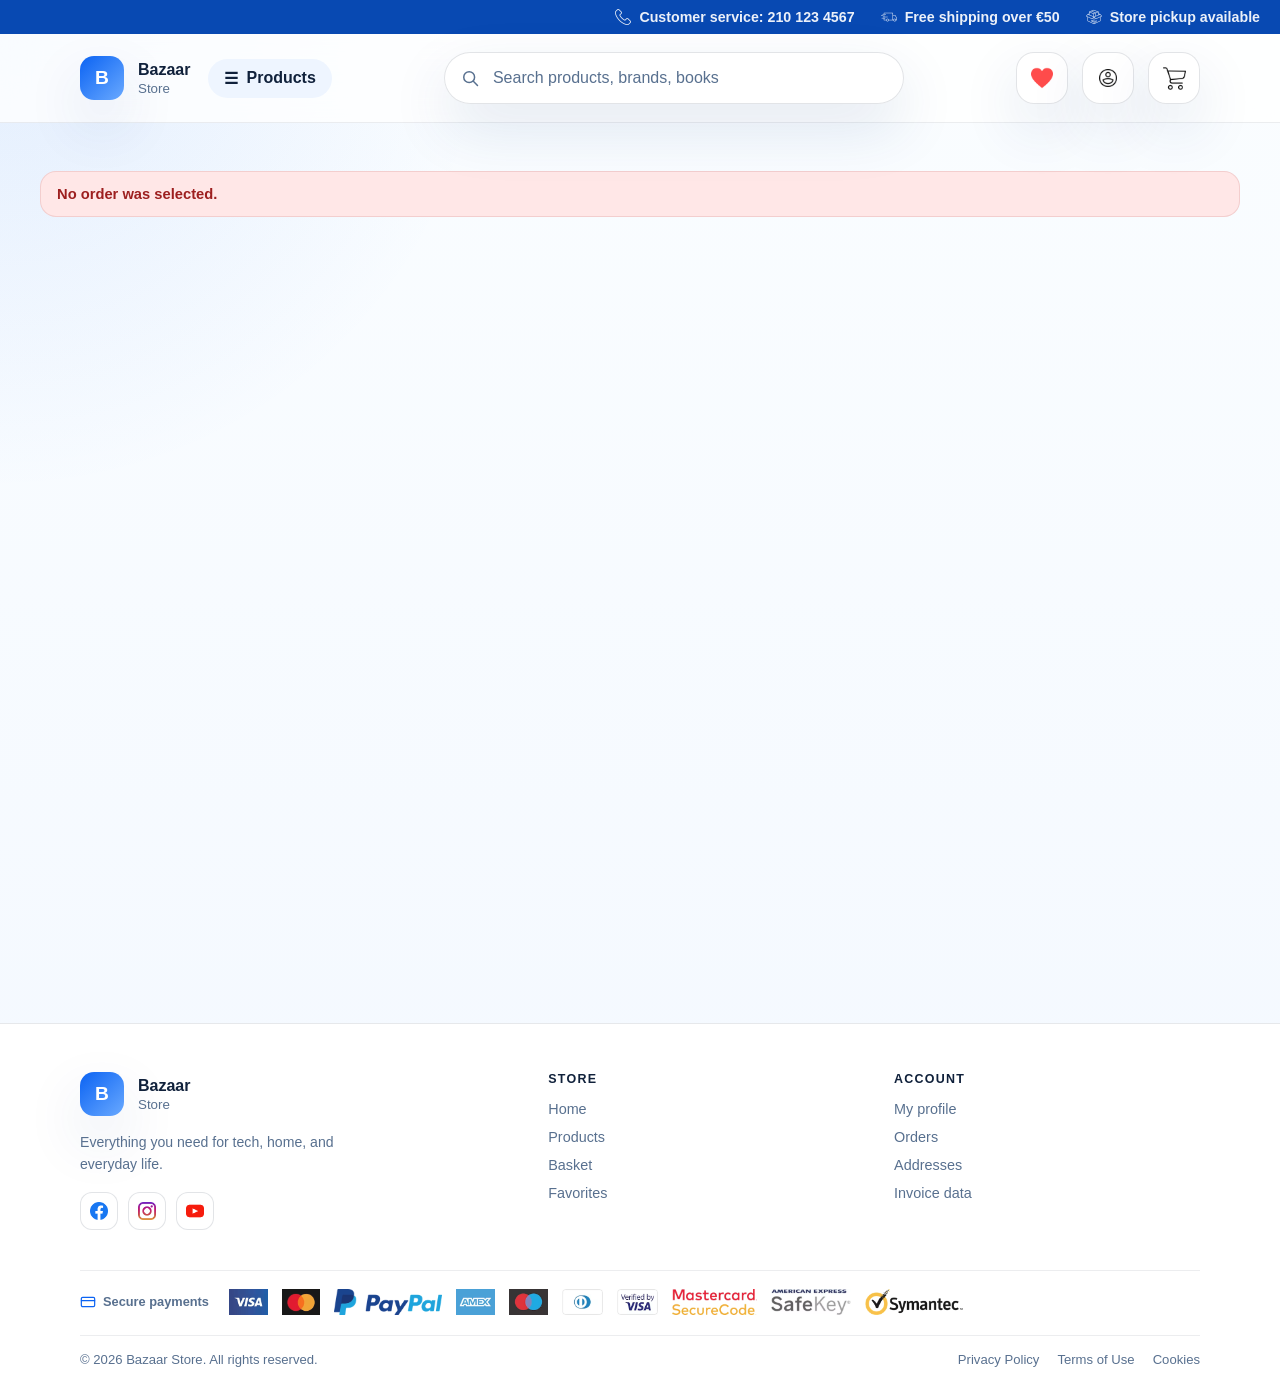
<file: order.html>
<!DOCTYPE html>
<html lang="en">
  <head>
    <meta charset="UTF-8" />
    <meta name="viewport" content="width=device-width, initial-scale=1.0" />
    <title>Order Details | Bazaar Store</title>
    <link rel="icon" href="favicon.svg" type="image/svg+xml" />
    <link rel="stylesheet" href="styles.css" />
  </head>
  <body>
    <div class="utility-bar">
      <div class="container utility-links">
        <a href="tel:+302101234567">
          <img src="Photos/telephone.png" alt="" />
          Customer service: 210 123 4567
        </a>
        <a href="products.html">
          <img src="Photos/delivery-truck.png" alt="" />
          Free shipping over &euro;50
        </a>
        <a href="products.html">
          <img src="Photos/box.png" alt="" />
          Store pickup available
        </a>
      </div>
    </div>

    <header class="site-header">
      <div class="container header-inner">
        <a class="brand" href="index.html" aria-label="Bazaar Store home">
          <span class="brand-mark">B</span>
          <span class="brand-copy">
            <strong>Bazaar</strong>
            <small>Store</small>
          </span>
        </a>

        <div class="menu-hub">
          <a class="menu-toggle" href="products.html">
            <span aria-hidden="true">&#9776;</span> Products
          </a>
        </div>

        <div class="header-search">
          <form class="header-search-form" action="products.html" role="search">
            <span class="header-search-icon" aria-hidden="true">
              <svg viewBox="0 0 24 24" focusable="false">
                <circle cx="11" cy="11" r="6.5"></circle>
                <path d="M16 16L21 21"></path>
              </svg>
            </span>
            <input class="header-search-input" name="search" type="search" placeholder="Search products, brands, books" aria-label="Search products" />
          </form>
        </div>

        <nav class="header-shortcuts" aria-label="Quick links">
          <a class="header-icon-link" data-favorites-link="true" href="profile.html#favorites-card" aria-label="Go to favorites section">
            <img class="shortcut-icon shortcut-icon-heart" src="Photos/heart.png" alt="" />
          </a>
          <a class="header-icon-link" href="profile.html" aria-label="Go to profile page">
            <img class="shortcut-icon shortcut-icon-profile" src="Photos/user.png" alt="" />
          </a>
          <a class="header-icon-link" href="basket.html" aria-label="Go to basket page">
            <img class="shortcut-icon shortcut-icon-basket" src="Photos/shopping-cart.png" alt="" />
          </a>
        </nav>
      </div>
    </header>

    <main class="standalone-page order-view-shell">
      <section class="order-view-layout">
        <div class="auth-message" id="order-view-message" hidden></div>

        <section class="order-view-content" id="order-view-content" hidden>

          <!-- Hero banner -->
          <article class="order-view-hero" id="order-view-hero">
            <div class="order-hero-top">
              <div class="order-hero-id">
                <p class="eyebrow">Order</p>
                <h1 id="order-view-title">Order details</h1>
                <time class="order-hero-date" id="order-view-date"></time>
              </div>
              <div class="order-hero-status" id="order-hero-status">
                <img class="order-hero-status-icon" id="order-view-status-icon" src="Photos/box.png" alt="" />
                <div>
                  <span class="order-hero-badge" id="order-view-status-title">Pending</span>
                  <p class="order-hero-status-copy" id="order-view-status-copy"></p>
                </div>
              </div>
            </div>
            <!-- Progress stepper -->
            <ol class="order-progress" id="order-progress" aria-label="Order progress">
              <li class="order-progress-step" data-step="placed">
                <span class="order-progress-dot"></span>
                <span class="order-progress-label">Placed</span>
              </li>
              <li class="order-progress-step" data-step="payment">
                <span class="order-progress-dot"></span>
                <span class="order-progress-label">Payment</span>
              </li>
              <li class="order-progress-step" data-step="preparing">
                <span class="order-progress-dot"></span>
                <span class="order-progress-label">Preparing</span>
              </li>
              <li class="order-progress-step" data-step="shipped">
                <span class="order-progress-dot"></span>
                <span class="order-progress-label">Shipped</span>
              </li>
              <li class="order-progress-step" data-step="delivered">
                <span class="order-progress-dot"></span>
                <span class="order-progress-label">Delivered</span>
              </li>
            </ol>
          </article>

          <div class="order-view-grid">
            <!-- Products -->
            <article class="order-view-card order-view-card-main">
              <div class="order-view-section-head">
                <div class="order-section-icon-wrap">
                  <img src="Photos/box.png" alt="" />
                </div>
                <div>
                  <span>Products</span>
                  <strong id="order-view-products-count">0 items</strong>
                </div>
              </div>
              <div class="order-view-products" id="order-view-products"></div>
              <div class="order-view-products-footer" id="order-view-products-footer" hidden>
                <span>Order total</span>
                <strong id="order-view-total"></strong>
              </div>
            </article>

            <div class="order-view-sidebar">
              <!-- Address -->
              <article class="order-view-card">
                <div class="order-view-section-head">
                  <div class="order-section-icon-wrap order-section-icon-wrap--blue">
                    <img src="Photos/home.png" alt="" />
                  </div>
                  <div>
                    <span>Shipping address</span>
                    <strong id="order-view-address-label">Saved address</strong>
                  </div>
                </div>
                <address class="order-view-address-block" id="order-view-address"></address>
              </article>

              <!-- Contact & Tracking -->
              <article class="order-view-card">
                <div class="order-view-section-head">
                  <div class="order-section-icon-wrap order-section-icon-wrap--teal">
                    <img src="Photos/delivery-truck.png" alt="" />
                  </div>
                  <div>
                    <span>Shipment</span>
                    <strong id="order-view-phone">No phone saved</strong>
                  </div>
                </div>
                <ul class="order-view-meta-list" id="order-view-tracking"></ul>
              </article>

              <!-- Payment & Status -->
              <article class="order-view-card">
                <div class="order-view-section-head">
                  <div class="order-section-icon-wrap order-section-icon-wrap--purple">
                    <img src="Photos/order.png" alt="" />
                  </div>
                  <div>
                    <span>Payment &amp; status</span>
                    <strong id="order-view-payment">Payment pending</strong>
                  </div>
                </div>
                <ul class="order-view-meta-list" id="order-view-meta"></ul>
              </article>
            </div>
          </div>
        </section>
      </section>
    </main>

    <footer class="site-footer">
      <div class="container footer-inner-grid">
        <div class="footer-brand-col">
          <a class="brand" href="index.html" aria-label="Bazaar Store home">
            <span class="brand-mark">B</span>
            <span class="brand-copy">
              <strong>Bazaar</strong>
              <small>Store</small>
            </span>
          </a>
          <p class="footer-tagline">Everything you need for tech, home, and everyday life.</p>
          <div class="footer-socials" aria-label="Social links">
            <a href="#" aria-label="Facebook"><img src="Photos/facebook.png" alt="Facebook" /></a>
            <a href="#" aria-label="Instagram"><img src="Photos/instagram.png" alt="Instagram" /></a>
            <a href="#" aria-label="YouTube"><img src="Photos/youtube.png" alt="YouTube" /></a>
          </div>
        </div>
        <nav class="footer-nav-col" aria-label="Store navigation">
          <strong class="footer-nav-heading">Store</strong>
          <ul class="footer-nav-list">
            <li><a href="index.html">Home</a></li>
            <li><a href="products.html">Products</a></li>
            <li><a href="basket.html">Basket</a></li>
            <li><a href="favorites.html">Favorites</a></li>
          </ul>
        </nav>
        <nav class="footer-nav-col" aria-label="Account navigation">
          <strong class="footer-nav-heading">Account</strong>
          <ul class="footer-nav-list">
            <li><a href="profile.html">My profile</a></li>
            <li><a href="profile.html#pending-orders-card">Orders</a></li>
            <li><a href="profile.html#addresses-data-card">Addresses</a></li>
            <li><a href="profile.html#invoice-data-card">Invoice data</a></li>
          </ul>
        </nav>
      </div>
      <div class="container footer-payments" aria-label="Secure payment methods">
        <span class="footer-payments-label">
          <svg viewBox="0 0 24 24" aria-hidden="true" focusable="false"><rect x="2" y="5" width="20" height="14" rx="2"/><path d="M2 10h20"/></svg>
          Secure payments
        </span>
        <div class="payment-strip">
          <img src="Photos/visa.avif" alt="Visa" />
          <img src="Photos/mastercard.avif" alt="Mastercard" />
          <img src="Photos/paypal.avif" alt="PayPal" />
          <img src="Photos/amex.avif" alt="American Express" />
          <img src="Photos/maestro.avif" alt="Maestro" />
          <img src="Photos/diners.avif" alt="Diners Club" />
          <img src="Photos/visa-verify.avif" alt="Verified by Visa" />
          <img src="Photos/securecode.avif" alt="Mastercard SecureCode" />
          <img src="Photos/safekey.avif" alt="American Express SafeKey" />
          <img src="Photos/symantec.avif" alt="Symantec" />
        </div>
      </div>
      <div class="container footer-copyright">
        <p>&copy; <span class="footer-year"></span> Bazaar Store. All rights reserved.</p>
        <nav class="footer-legal" aria-label="Legal links">
          <a href="#">Privacy Policy</a>
          <a href="#">Terms of Use</a>
          <a href="#">Cookies</a>
        </nav>
      </div>
    </footer>

    <script src="site.js?v=20260506b"></script>
    <script src="order.js?v=20260506w"></script>
  </body>
  </html>
</file>
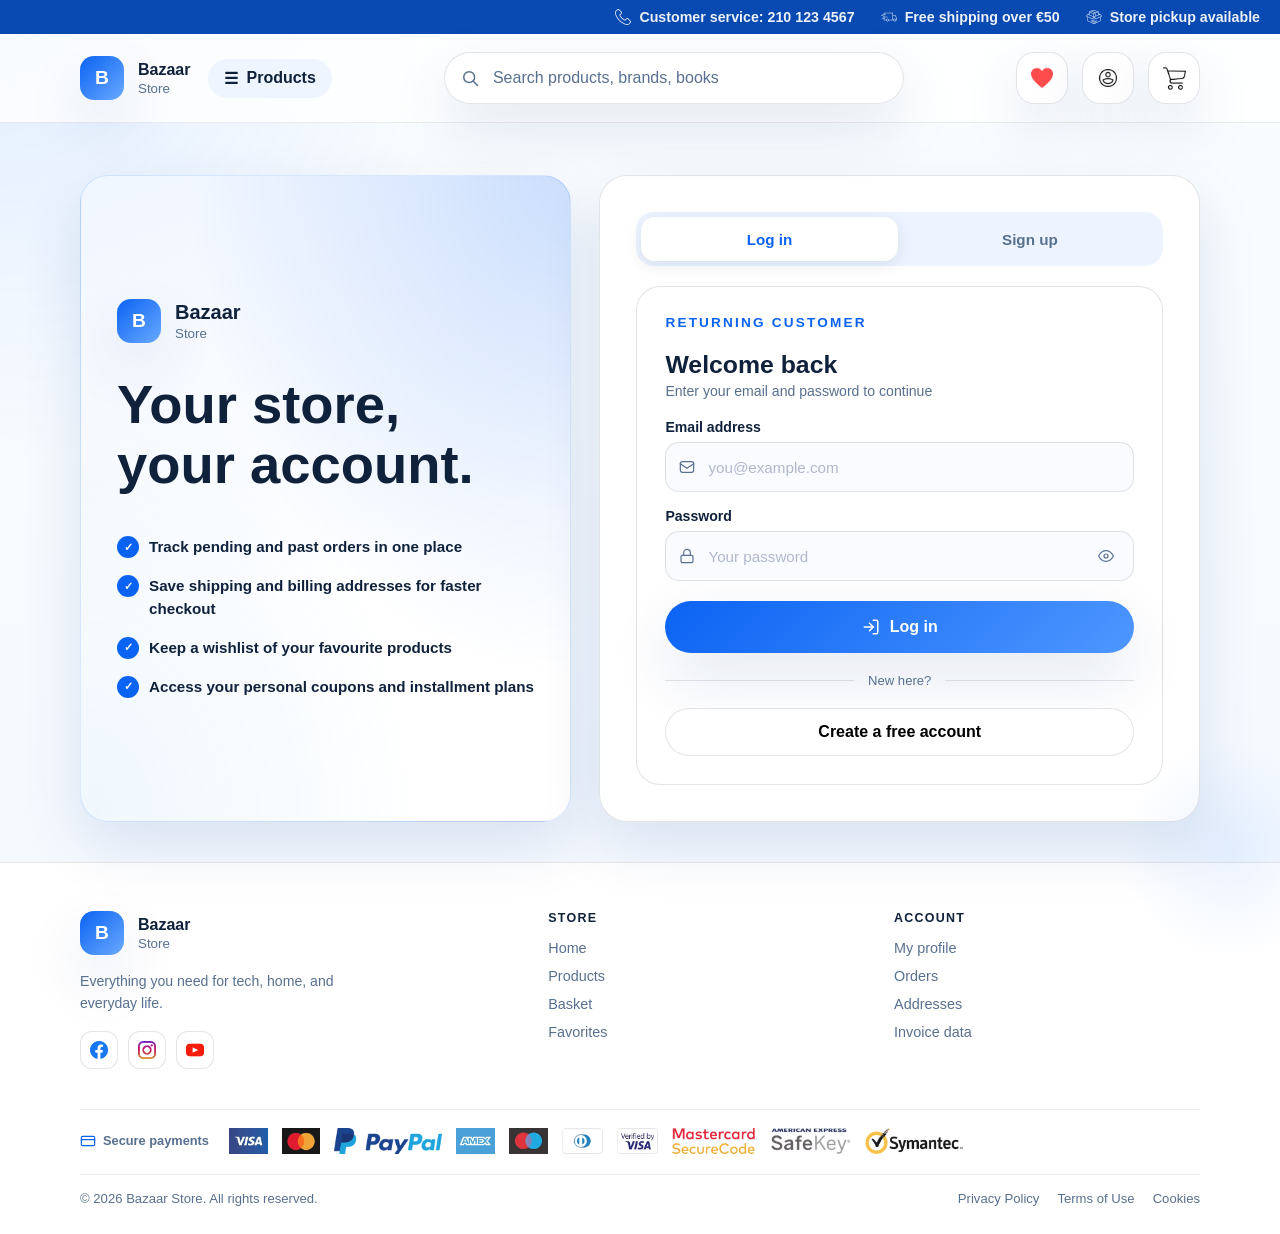
<file: profile.html>
<!DOCTYPE html>
<html lang="en">
  <head>
    <meta charset="UTF-8" />
    <meta name="viewport" content="width=device-width, initial-scale=1.0" />
    <title>Profile | Bazaar Store</title>
    <link rel="icon" href="favicon.svg" type="image/svg+xml" />
    <link rel="stylesheet" href="styles.css" />
  </head>
  <body>
    <div class="utility-bar">
      <div class="container utility-links">
        <a href="tel:+302101234567">
          <img src="Photos/telephone.png" alt="" />
          Customer service: 210 123 4567
        </a>
        <a href="products.html">
          <img src="Photos/delivery-truck.png" alt="" />
          Free shipping over &euro;50
        </a>
        <a href="products.html">
          <img src="Photos/box.png" alt="" />
          Store pickup available
        </a>
      </div>
    </div>

    <header class="site-header">
      <div class="container header-inner">
        <a class="brand" href="index.html" aria-label="Bazaar Store home">
          <span class="brand-mark">B</span>
          <span class="brand-copy">
            <strong>Bazaar</strong>
            <small>Store</small>
          </span>
        </a>

        <div class="menu-hub">
          <a class="menu-toggle" href="products.html">
            <span aria-hidden="true">&#9776;</span> Products
          </a>
        </div>

        <div class="header-search">
          <form class="header-search-form" action="products.html" role="search">
            <span class="header-search-icon" aria-hidden="true">
              <svg viewBox="0 0 24 24" focusable="false">
                <circle cx="11" cy="11" r="6.5"></circle>
                <path d="M16 16L21 21"></path>
              </svg>
            </span>
            <input
              class="header-search-input"
              name="search"
              type="search"
              placeholder="Search products, brands, books"
              aria-label="Search products"
            />
          </form>
        </div>

        <nav class="header-shortcuts" aria-label="Quick links">
          <a class="header-icon-link" data-favorites-link="true" href="profile.html#favorites-card" aria-label="Go to favorites section">
            <img class="shortcut-icon shortcut-icon-heart" src="Photos/heart.png" alt="" />
          </a>
          <a class="header-icon-link" href="profile.html" aria-label="Go to profile page">
            <img class="shortcut-icon shortcut-icon-profile" src="Photos/user.png" alt="" />
          </a>
          <a class="header-icon-link" href="basket.html" aria-label="Go to basket page">
            <img class="shortcut-icon shortcut-icon-basket" src="Photos/shopping-cart.png" alt="" />
          </a>
        </nav>
      </div>
    </header>

    <main class="standalone-page profile-page-shell">
      <section class="profile-auth-layout">
        <article class="auth-panel auth-panel-intro" id="auth-intro-panel">
          <div class="intro-logo">
            <span class="brand-mark">B</span>
            <span class="intro-logo-text">
              <strong>Bazaar</strong>
              <small>Store</small>
            </span>
          </div>
          <h1 class="intro-headline">Your store,<br>your account.</h1>
          <ul class="intro-benefits">
            <li>Track pending and past orders in one place</li>
            <li>Save shipping and billing addresses for faster checkout</li>
            <li>Keep a wishlist of your favourite products</li>
            <li>Access your personal coupons and installment plans</li>
          </ul>
          <div class="intro-deco" aria-hidden="true"></div>
        </article>

        <article class="auth-panel auth-panel-forms" id="auth-forms-panel">
          <div class="auth-message" id="auth-message" hidden></div>

          <div class="auth-switcher" aria-label="Account access modes">
            <button class="auth-switcher-button is-active" id="show-login-button" type="button">Log in</button>
            <button class="auth-switcher-button" id="show-register-button" type="button">Sign up</button>
          </div>

          <section class="auth-card" id="login-card">
            <div class="auth-card-heading">
              <p class="eyebrow">Returning customer</p>
              <h2>Welcome back</h2>
              <p class="auth-card-sub">Enter your email and password to continue</p>
            </div>
            <form id="login-form" class="auth-form">
              <label class="auth-field">
                <span class="auth-field-label">Email address</span>
                <div class="auth-input-wrap">
                  <svg class="auth-input-icon" viewBox="0 0 24 24" aria-hidden="true" focusable="false"><rect x="2" y="4" width="20" height="16" rx="3"/><path d="M2 7l10 7 10-7"/></svg>
                  <input type="email" name="email" autocomplete="email" placeholder="you@example.com" required />
                </div>
              </label>
              <label class="auth-field">
                <span class="auth-field-label">Password</span>
                <div class="auth-input-wrap">
                  <svg class="auth-input-icon" viewBox="0 0 24 24" aria-hidden="true" focusable="false"><rect x="3" y="11" width="18" height="11" rx="2"/><path d="M7 11V7a5 5 0 0 1 10 0v4"/></svg>
                  <input type="password" name="password" autocomplete="current-password" placeholder="Your password" required />
                  <button class="auth-pw-toggle" type="button" aria-label="Show password" tabindex="-1">
                    <svg viewBox="0 0 24 24" aria-hidden="true" focusable="false"><path d="M1 12s4-8 11-8 11 8 11 8-4 8-11 8-11-8-11-8z"/><circle cx="12" cy="12" r="3"/></svg>
                  </button>
                </div>
              </label>
              <button class="button button-primary auth-submit-button" type="submit">
                <svg viewBox="0 0 24 24" aria-hidden="true" focusable="false"><path d="M15 3h4a2 2 0 0 1 2 2v14a2 2 0 0 1-2 2h-4"/><polyline points="10 17 15 12 10 7"/><line x1="15" y1="12" x2="3" y2="12"/></svg>
                Log in
              </button>
            </form>
            <div class="auth-divider"><span>New here?</span></div>
            <button class="button button-secondary auth-inline-button" id="login-signup-button" type="button">Create a free account</button>
          </section>

          <section class="auth-card" id="register-card" hidden>
            <div class="auth-card-heading">
              <p class="eyebrow">New customer</p>
              <h2>Create your account</h2>
              <p class="auth-card-sub">Fill in your details below — takes less than a minute</p>
            </div>
            <form id="register-form" class="auth-form">
              <p class="auth-section-title">Personal details</p>
              <div class="auth-form-grid">
                <label class="auth-field">
                  <span class="auth-field-label">First name</span>
                  <div class="auth-input-wrap">
                    <input type="text" name="first_name" autocomplete="given-name" placeholder="Nikos" required />
                  </div>
                </label>
                <label class="auth-field">
                  <span class="auth-field-label">Last name</span>
                  <div class="auth-input-wrap">
                    <input type="text" name="last_name" autocomplete="family-name" placeholder="Ioannou" required />
                  </div>
                </label>
                <label class="auth-field">
                  <span class="auth-field-label">Email address</span>
                  <div class="auth-input-wrap">
                    <svg class="auth-input-icon" viewBox="0 0 24 24" aria-hidden="true" focusable="false"><rect x="2" y="4" width="20" height="16" rx="3"/><path d="M2 7l10 7 10-7"/></svg>
                    <input type="email" name="email" autocomplete="email" placeholder="you@example.com" required />
                  </div>
                </label>
                <label class="auth-field">
                  <span class="auth-field-label">Mobile phone</span>
                  <div class="auth-input-wrap">
                    <input type="tel" name="phone" autocomplete="tel" placeholder="+30 69X XXX XXXX" />
                  </div>
                </label>
                <label class="auth-field">
                  <span class="auth-field-label">Landline (optional)</span>
                  <div class="auth-input-wrap">
                    <input type="tel" name="landline" autocomplete="tel-national" placeholder="+30 21X XXX XXXX" />
                  </div>
                </label>
                <label class="auth-field">
                  <span class="auth-field-label">Password</span>
                  <div class="auth-input-wrap">
                    <svg class="auth-input-icon" viewBox="0 0 24 24" aria-hidden="true" focusable="false"><rect x="3" y="11" width="18" height="11" rx="2"/><path d="M7 11V7a5 5 0 0 1 10 0v4"/></svg>
                    <input type="password" name="password" autocomplete="new-password" placeholder="Min. 6 characters" minlength="6" required />
                    <button class="auth-pw-toggle" type="button" aria-label="Show password" tabindex="-1">
                      <svg viewBox="0 0 24 24" aria-hidden="true" focusable="false"><path d="M1 12s4-8 11-8 11 8 11 8-4 8-11 8-11-8-11-8z"/><circle cx="12" cy="12" r="3"/></svg>
                    </button>
                  </div>
                </label>
              </div>

              <p class="auth-section-title">Shipping address <span class="auth-section-optional">(optional)</span></p>
              <div class="auth-form-grid">
                <label class="auth-field auth-form-grid-full">
                  <span class="auth-field-label">Street address</span>
                  <div class="auth-input-wrap">
                    <input type="text" name="line_1" autocomplete="address-line1" placeholder="25 Ermou Street, Apt 3" />
                  </div>
                </label>
                <label class="auth-field">
                  <span class="auth-field-label">Postal code</span>
                  <div class="auth-input-wrap">
                    <input type="text" name="postal_code" autocomplete="postal-code" placeholder="10563" />
                  </div>
                </label>
                <label class="auth-field">
                  <span class="auth-field-label">City</span>
                  <div class="auth-input-wrap">
                    <input type="text" name="city" autocomplete="address-level2" placeholder="Athens" />
                  </div>
                </label>
                <label class="auth-field">
                  <span class="auth-field-label">Region</span>
                  <div class="auth-input-wrap">
                    <input type="text" name="region" autocomplete="address-level1" placeholder="Attica" />
                  </div>
                </label>
              </div>

              <div class="invoice-box">
                <label class="checkbox-line">
                  <input type="checkbox" name="invoice_requested" value="1" id="invoice-toggle" />
                  <span>I need an invoice for business purchases</span>
                </label>
                <div class="auth-form-grid" id="invoice-details" hidden>
                  <label class="auth-field auth-form-grid-full">
                    <span class="auth-field-label">Company name</span>
                    <div class="auth-input-wrap">
                      <input type="text" name="company_name" placeholder="Bazaar Ltd." />
                    </div>
                  </label>
                  <label class="auth-field">
                    <span class="auth-field-label">VAT number</span>
                    <div class="auth-input-wrap">
                      <input type="text" name="tax_id" placeholder="EL000000000" />
                    </div>
                  </label>
                  <label class="auth-field">
                    <span class="auth-field-label">Tax office</span>
                    <div class="auth-input-wrap">
                      <input type="text" name="tax_office" placeholder="Athens A'" />
                    </div>
                  </label>
                  <label class="auth-field auth-form-grid-full">
                    <span class="auth-field-label">Profession</span>
                    <div class="auth-input-wrap">
                      <input type="text" name="profession" placeholder="e.g. Software Engineer" />
                    </div>
                  </label>
                </div>
              </div>

              <button class="button button-primary auth-submit-button" type="submit">
                <svg viewBox="0 0 24 24" aria-hidden="true" focusable="false"><path d="M16 21v-2a4 4 0 0 0-4-4H6a4 4 0 0 0-4 4v2"/><circle cx="9" cy="7" r="4"/><line x1="19" y1="8" x2="19" y2="14"/><line x1="22" y1="11" x2="16" y2="11"/></svg>
                Create account
              </button>
            </form>
            <div class="auth-divider"><span>Already registered?</span></div>
            <button class="button button-secondary auth-inline-button" id="register-login-button" type="button">Log in to your account</button>
          </section>
        </article>

        <article class="auth-panel account-panel" id="account-panel" hidden>
          <div class="account-hub-layout">
            <aside class="account-hub-sidebar">
              <nav class="account-side-nav" aria-label="Account sections">
                <button class="account-side-link account-side-link-button is-active" data-profile-toggle="true" type="button">Profile</button>
                <div class="account-sub-nav" id="profile-sub-nav">
                  <a class="account-sub-link is-active" data-section="personal-data-card" href="#personal-data-card">Personal Data</a>
                  <a class="account-sub-link" data-section="invoice-data-card" href="#invoice-data-card">Invoice Data</a>
                  <a class="account-sub-link" data-section="addresses-data-card" href="#addresses-data-card">Addresses</a>
                </div>
                <button class="account-side-link account-side-link-button" data-orders-toggle="true" type="button">Orders</button>
                <div class="account-sub-nav" id="orders-sub-nav" hidden>
                  <a class="account-sub-link" data-section="pending-orders-card" href="#pending-orders-card">Pending</a>
                  <a class="account-sub-link" data-section="completed-orders-card" href="#completed-orders-card">Completed</a>
                </div>
                <button class="account-side-link account-side-link-button" data-installments-toggle="true" type="button">Installment purchases</button>
                <div class="account-sub-nav" id="installments-sub-nav" hidden>
                  <a class="account-sub-link" data-section="installments-pending-card" href="#installments-pending-card">Pending</a>
                  <a class="account-sub-link" data-section="installments-completed-card" href="#installments-completed-card">Completed</a>
                </div>
                <a class="account-side-link" data-section="coupons-card" href="#coupons-card">My coupons</a>
                <a class="account-side-link" data-section="favorites-card" href="#favorites-card">Favorites</a>
                <a class="account-side-link" id="admin-dashboard-link" href="admin.html" hidden>Admin dashboard</a>
                <button class="account-side-link account-side-link-button account-side-link-danger" id="logout-button" type="button">Log out</button>
              </nav>
            </aside>

            <div class="account-hub-main">
              <section class="account-orders profile-subsection-panel" id="personal-data-card">
                <div class="split-heading account-orders-head">
                  <div>
                    <p class="eyebrow">Profile</p>
                    <h3>Personal Data</h3>
                  </div>
                  <div class="account-section-actions">
                    <button class="button button-secondary" id="personal-edit-button" type="button">Edit</button>
                  </div>
                </div>
                <article class="summary-record-card profile-editor-card" id="personal-form-card" hidden>
                  <form id="inline-personal-form" class="auth-form">
                    <div class="auth-form-grid">
                      <label>
                        <span>First name</span>
                        <input type="text" name="first_name" autocomplete="given-name" required />
                      </label>
                      <label>
                        <span>Last name</span>
                        <input type="text" name="last_name" autocomplete="family-name" required />
                      </label>
                      <label class="auth-form-grid-full">
                        <span>Email</span>
                        <input type="email" name="email" autocomplete="email" required />
                      </label>
                      <label>
                        <span>Phone</span>
                        <input type="tel" name="phone" autocomplete="tel" />
                      </label>
                      <label>
                        <span>Landline</span>
                        <input type="tel" name="landline" autocomplete="tel-national" />
                      </label>
                    </div>
                    <div class="form-action-row form-action-row-start">
                      <button class="button button-primary" type="submit">Save</button>
                      <button class="button button-secondary" id="personal-cancel-button" type="button">Cancel</button>
                    </div>
                  </form>
                </article>
                <div class="account-summary-list" id="account-profile-summary">
                  <p class="account-empty">No profile details available yet</p>
                </div>
              </section>

              <section class="account-orders profile-subsection-panel" id="invoice-data-card" hidden>
                <div class="split-heading account-orders-head">
                  <div>
                    <p class="eyebrow">Profile</p>
                    <h3>Invoice Data</h3>
                  </div>
                </div>
                <article class="summary-record-card profile-editor-card" id="invoice-form-card" hidden>
                  <form id="invoice-form" class="auth-form">
                    <input type="hidden" name="invoice_id" />
                    <div class="auth-form-grid">
                      <label class="auth-form-grid-full">
                        <span>Company name</span>
                        <input type="text" name="company_name" required />
                      </label>
                      <label>
                        <span>VAT number</span>
                        <input type="text" name="tax_id" required />
                      </label>
                      <label>
                        <span>Tax office</span>
                        <input type="text" name="tax_office" />
                      </label>
                      <label class="auth-form-grid-full">
                        <span>Profession</span>
                        <input type="text" name="profession" />
                      </label>
                      <label class="auth-form-grid-full">
                        <span>Address</span>
                        <input type="text" name="line_1" autocomplete="address-line1" required />
                      </label>
                      <label>
                        <span>City</span>
                        <input type="text" name="city" autocomplete="address-level2" required />
                      </label>
                      <label>
                        <span>Postal code</span>
                        <input type="text" name="postal_code" autocomplete="postal-code" required />
                      </label>
                      <label>
                        <span>Region</span>
                        <input type="text" name="region" autocomplete="address-level1" />
                      </label>
                      <label>
                        <span>Phone</span>
                        <input type="tel" name="phone" autocomplete="tel" />
                      </label>
                    </div>
                    <div class="form-action-row form-action-row-start">
                      <button class="button button-primary" type="submit">Save</button>
                      <button class="button button-secondary" id="invoice-cancel-button" type="button">Cancel</button>
                    </div>
                  </form>
                </article>
                <div class="account-summary-list" id="account-invoice-summary">
                  <p class="account-empty">No invoice profile saved</p>
                </div>
                <div class="profile-subsection-footer-actions" id="invoice-actions-row">
                  <button class="button button-secondary plus-action-button" id="invoice-add-button" type="button" aria-label="Add invoice">+</button>
                </div>
              </section>

              <section class="account-orders profile-subsection-panel" id="addresses-data-card" hidden>
                <div class="split-heading account-orders-head">
                  <div>
                    <p class="eyebrow">Profile</p>
                    <h3>My Addresses</h3>
                  </div>
                </div>
                <article class="summary-record-card profile-editor-card" id="address-form-card" hidden>
                  <form id="address-form" class="auth-form">
                    <input type="hidden" name="address_id" />
                    <div class="auth-form-grid">
                      <label>
                        <span>Label</span>
                        <input type="text" name="label" placeholder="Home, Office, Pickup point" />
                      </label>
                      <label class="auth-form-grid-full">
                        <span>Address line 1</span>
                        <input type="text" name="line_1" autocomplete="address-line1" required />
                      </label>
                      <label class="auth-form-grid-full">
                        <span>Address line 2</span>
                        <input type="text" name="line_2" autocomplete="address-line2" />
                      </label>
                      <label>
                        <span>City</span>
                        <input type="text" name="city" autocomplete="address-level2" required />
                      </label>
                      <label>
                        <span>Postal code</span>
                        <input type="text" name="postal_code" autocomplete="postal-code" required />
                      </label>
                      <label>
                        <span>Region</span>
                        <input type="text" name="region" autocomplete="address-level1" />
                      </label>
                      <label>
                        <span>Country code</span>
                        <input type="text" name="country_code" value="GR" maxlength="2" />
                      </label>
                    </div>
                    <div class="form-action-row form-action-row-start">
                      <button class="button button-primary" type="submit">Save</button>
                      <button class="button button-secondary" id="address-cancel-button" type="button">Cancel</button>
                    </div>
                  </form>
                </article>
                <div class="account-summary-list" id="account-address-summary">
                  <p class="account-empty">No saved addresses</p>
                </div>
                <div class="profile-subsection-footer-actions" id="address-actions-row">
                  <button class="button button-secondary plus-action-button" id="address-add-button" type="button" aria-label="Add address">+</button>
                </div>
              </section>

              <section class="account-orders profile-subsection-panel" id="pending-orders-card" hidden>
                <div class="split-heading account-orders-head">
                  <div>
                    <p class="eyebrow">Orders</p>
                    <h3>Pending Orders</h3>
                  </div>
                  <label class="page-size-select">
                    <span>Show</span>
                    <select id="orders-pending-page-size">
                      <option value="4">4</option>
                      <option value="8" selected>8</option>
                      <option value="16">16</option>
                    </select>
                  </label>
                </div>
                <article class="summary-record-card profile-subsection-card orders-section-card">
                  <div class="account-orders-list" id="account-orders-pending-list">
                    <p class="account-empty">No pending orders</p>
                  </div>
                  <div class="orders-pagination" id="orders-pending-pagination" hidden></div>
                </article>
              </section>

              <section class="account-orders profile-subsection-panel" id="completed-orders-card" hidden>
                <div class="split-heading account-orders-head">
                  <div>
                    <p class="eyebrow">Orders</p>
                    <h3>Completed Orders</h3>
                  </div>
                  <label class="page-size-select">
                    <span>Show</span>
                    <select id="orders-completed-page-size">
                      <option value="4">4</option>
                      <option value="8" selected>8</option>
                      <option value="16">16</option>
                    </select>
                  </label>
                </div>
                <article class="summary-record-card profile-subsection-card orders-section-card">
                  <div class="orders-toolbar">
                    <div class="orders-search-panel">
                      <label class="search-label" for="orders-search-input">Search completed orders</label>
                      <div class="search-shell search-shell-wide orders-search-shell">
                        <input id="orders-search-input" type="search" placeholder="Order number or product name" />
                      </div>
                    </div>
                    <label class="orders-filter-panel">
                      <span class="search-label">Date filter</span>
                      <select id="orders-date-filter" class="orders-date-select">
                        <option value="all">All dates</option>
                        <option value="30">Last 30 days</option>
                        <option value="90">Last 90 days</option>
                        <option value="365">Last 12 months</option>
                      </select>
                    </label>
                  </div>
                  <div class="account-orders-list" id="account-orders-completed-list">
                    <p class="account-empty">No completed orders</p>
                  </div>
                  <div class="orders-pagination" id="orders-completed-pagination" hidden></div>
                </article>
              </section>

              <section class="account-orders profile-subsection-panel" id="installments-pending-card" hidden>
                <div class="split-heading account-orders-head">
                  <div>
                    <p class="eyebrow">Installments</p>
                    <h3>Pending Installments</h3>
                  </div>
                  <label class="page-size-select">
                    <span>Show</span>
                    <select id="installments-pending-page-size">
                      <option value="4">4</option>
                      <option value="8" selected>8</option>
                      <option value="16">16</option>
                    </select>
                  </label>
                </div>
                <article class="summary-record-card profile-subsection-card orders-section-card">
                  <div class="account-orders-list" id="account-installments-pending-list">
                    <p class="account-empty">No pending installments</p>
                  </div>
                  <div class="orders-pagination" id="installments-pending-pagination" hidden></div>
                </article>
              </section>

              <section class="account-orders profile-subsection-panel" id="installments-completed-card" hidden>
                <div class="split-heading account-orders-head">
                  <div>
                    <p class="eyebrow">Installments</p>
                    <h3>Completed Installments</h3>
                  </div>
                  <label class="page-size-select">
                    <span>Show</span>
                    <select id="installments-completed-page-size">
                      <option value="4">4</option>
                      <option value="8" selected>8</option>
                      <option value="16">16</option>
                    </select>
                  </label>
                </div>
                <article class="summary-record-card profile-subsection-card orders-section-card">
                  <div class="account-orders-list" id="account-installments-completed-list">
                    <p class="account-empty">No completed installments</p>
                  </div>
                  <div class="orders-pagination" id="installments-completed-pagination" hidden></div>
                </article>
              </section>

              <section class="account-orders" id="coupons-card" hidden>
                <div class="split-heading account-orders-head">
                  <div>
                    <p class="eyebrow">My coupons</p>
                    <h3>Your Available Savings</h3>
                  </div>
                </div>
                <div class="account-orders-list" id="account-coupons-list">
                  <p class="account-empty">No coupons available yet</p>
                </div>
              </section>

              <section class="account-orders" id="favorites-card" hidden>
                <div class="split-heading account-orders-head">
                  <div>
                    <p class="eyebrow">Favorites</p>
                    <h3>Your Saved Products</h3>
                  </div>
                  <div class="favorites-head-meta">
                    <p class="account-empty" id="favorites-results-summary">0 products</p>
                    <label class="page-size-select">
                      <span>Show</span>
                      <select id="favorites-page-size">
                        <option value="12">12</option>
                        <option value="24" selected>24</option>
                        <option value="48">48</option>
                      </select>
                    </label>
                  </div>
                </div>
                <div class="favorites-browser-toolbar">
                  <div class="favorites-search-panel">
                    <label class="search-label" for="favorites-search-input">Search favorites</label>
                    <div class="search-shell search-shell-wide favorites-search-shell">
                      <input id="favorites-search-input" type="search" placeholder="Search saved products, brand, category" />
                    </div>
                  </div>
                  <div class="browser-meta favorites-browser-meta">
                    <div class="category-filters" id="favorites-filter-chips" aria-label="Favorite category filters"></div>
                  </div>
                </div>
                <div class="account-orders-list" id="account-favorites-list">
                  <p class="account-empty">No favorite products saved yet</p>
                </div>
                <div class="favorites-pagination" id="favorites-pagination" hidden></div>
              </section>
            </div>
          </div>
        </article>
      </section>
    </main>

    <footer class="site-footer">
      <div class="container footer-inner-grid">
        <div class="footer-brand-col">
          <a class="brand" href="index.html" aria-label="Bazaar Store home">
            <span class="brand-mark">B</span>
            <span class="brand-copy">
              <strong>Bazaar</strong>
              <small>Store</small>
            </span>
          </a>
          <p class="footer-tagline">Everything you need for tech, home, and everyday life.</p>
          <div class="footer-socials" aria-label="Social links">
            <a href="#" aria-label="Facebook"><img src="Photos/facebook.png" alt="Facebook" /></a>
            <a href="#" aria-label="Instagram"><img src="Photos/instagram.png" alt="Instagram" /></a>
            <a href="#" aria-label="YouTube"><img src="Photos/youtube.png" alt="YouTube" /></a>
          </div>
        </div>
        <nav class="footer-nav-col" aria-label="Store navigation">
          <strong class="footer-nav-heading">Store</strong>
          <ul class="footer-nav-list">
            <li><a href="index.html">Home</a></li>
            <li><a href="products.html">Products</a></li>
            <li><a href="basket.html">Basket</a></li>
            <li><a href="favorites.html">Favorites</a></li>
          </ul>
        </nav>
        <nav class="footer-nav-col" aria-label="Account navigation">
          <strong class="footer-nav-heading">Account</strong>
          <ul class="footer-nav-list">
            <li><a href="profile.html">My profile</a></li>
            <li><a href="profile.html#pending-orders-card">Orders</a></li>
            <li><a href="profile.html#addresses-data-card">Addresses</a></li>
            <li><a href="profile.html#invoice-data-card">Invoice data</a></li>
          </ul>
        </nav>
      </div>
      <div class="container footer-payments" aria-label="Secure payment methods">
        <span class="footer-payments-label">
          <svg viewBox="0 0 24 24" aria-hidden="true" focusable="false"><rect x="2" y="5" width="20" height="14" rx="2"/><path d="M2 10h20"/></svg>
          Secure payments
        </span>
        <div class="payment-strip">
          <img src="Photos/visa.avif" alt="Visa" />
          <img src="Photos/mastercard.avif" alt="Mastercard" />
          <img src="Photos/paypal.avif" alt="PayPal" />
          <img src="Photos/amex.avif" alt="American Express" />
          <img src="Photos/maestro.avif" alt="Maestro" />
          <img src="Photos/diners.avif" alt="Diners Club" />
          <img src="Photos/visa-verify.avif" alt="Verified by Visa" />
          <img src="Photos/securecode.avif" alt="Mastercard SecureCode" />
          <img src="Photos/safekey.avif" alt="American Express SafeKey" />
          <img src="Photos/symantec.avif" alt="Symantec" />
        </div>
      </div>
      <div class="container footer-copyright">
        <p>&copy; <span class="footer-year"></span> Bazaar Store. All rights reserved.</p>
        <nav class="footer-legal" aria-label="Legal links">
          <a href="#">Privacy Policy</a>
          <a href="#">Terms of Use</a>
          <a href="#">Cookies</a>
        </nav>
      </div>
    </footer>

    <script src="site.js?v=20260506b"></script>
    <script src="profile.js?v=20260506w"></script>
  </body>
</html>
</file>
<file: styles.css>
:root {
  --bg: #f3f8ff;
  --surface: #ffffff;
  --surface-alt: #eef5ff;
  --surface-strong: #dbeaff;
  --text: #10213b;
  --muted: #58708f;
  --line: rgba(16, 33, 59, 0.12);
  --primary: #0b63f3;
  --primary-deep: #0849b2;
  --shadow: 0 24px 60px rgba(15, 57, 128, 0.12);
  --radius: 24px;
  --radius-sm: 18px;
  --container: min(1120px, calc(100vw - 40px));
}

* {
  box-sizing: border-box;
}

[hidden] {
  display: none !important;
}

html {
  scroll-behavior: smooth;
}

body {
  margin: 0;
  background:
    radial-gradient(circle at top left, rgba(11, 99, 243, 0.1), transparent 26%),
    linear-gradient(180deg, #fafdff 0%, var(--bg) 100%);
  color: var(--text);
  font-family: "Manrope", sans-serif;
}

a {
  color: inherit;
  text-decoration: none;
}

button,
input {
  font: inherit;
}

.page-shell {
  min-height: 100vh;
}

.container {
  width: var(--container);
  margin: 0 auto;
}

.site-header {
  position: sticky;
  top: 0;
  z-index: 10;
  backdrop-filter: blur(18px);
  background: rgba(255, 255, 255, 0.78);
  border-bottom: 1px solid rgba(16, 33, 59, 0.08);
}

.header-inner,
.header-side,
.utility-links,
.footer-grid,
.footer-bottom,
.payment-footer,
.trust-items,
.newsletter-row,
.search-shell,
.hero-actions,
.hero-stats,
.product-meta,
.browser-toolbar,
.browser-meta,
.category-filters,
.dashboard-strip,
.split-heading,
.site-nav {
  display: flex;
  align-items: center;
}

.header-inner {
  justify-content: space-between;
  gap: 18px;
  padding: 18px 0;
}

.header-search {
  flex: 1;
  display: flex;
  justify-content: center;
  min-width: 240px;
}

.header-search-form {
  position: relative;
  width: min(460px, 100%);
}

.header-search-icon {
  position: absolute;
  left: 16px;
  top: 50%;
  width: 20px;
  height: 20px;
  color: var(--muted);
  transform: translateY(-50%);
  pointer-events: none;
}

.header-search-icon svg {
  width: 100%;
  height: 100%;
  stroke: currentColor;
  stroke-width: 1.8;
  fill: none;
  stroke-linecap: round;
  stroke-linejoin: round;
}

.header-search-input {
  width: 100%;
  height: 52px;
  padding: 0 18px 0 48px;
  border: 1px solid var(--line);
  border-radius: 999px;
  background: rgba(255, 255, 255, 0.96);
  color: var(--text);
  box-shadow: var(--shadow);
}

.header-search-input::placeholder {
  color: var(--muted);
}

.header-search-input:focus {
  outline: none;
  border-color: rgba(11, 99, 243, 0.4);
}

.header-shortcuts {
  display: flex;
  align-items: center;
  gap: 14px;
  flex-shrink: 0;
}

.header-icon-link {
  position: relative;
  display: inline-flex;
  align-items: center;
  justify-content: center;
  width: 52px;
  height: 52px;
  border: 1px solid var(--line);
  border-radius: 18px;
  background: rgba(255, 255, 255, 0.96);
  box-shadow: var(--shadow);
  transition: transform 180ms ease, border-color 180ms ease, background 180ms ease;
}

.basket-menu {
  position: relative;
  display: inline-flex;
}

.basket-count-badge {
  position: absolute;
  top: -4px;
  right: -4px;
  min-width: 20px;
  height: 20px;
  padding: 0 5px;
  border-radius: 999px;
  background: var(--primary);
  color: #fff;
  font-size: 0.7rem;
  font-weight: 800;
  display: flex;
  align-items: center;
  justify-content: center;
  border: 2px solid var(--surface);
  z-index: 2;
}

.mini-cart-dropdown {
  position: absolute;
  top: calc(100% + 12px);
  right: 0;
  width: 340px;
  max-width: calc(100vw - 40px);
  border: 1px solid var(--line);
  border-radius: 22px;
  background: rgba(255, 255, 255, 0.98);
  box-shadow: var(--shadow);
  z-index: 30;
  overflow: hidden;
}

.mini-cart-header {
  padding: 16px 18px;
  font-weight: 800;
  border-bottom: 1px solid var(--line);
}

.mini-cart-items {
  max-height: 320px;
  overflow-y: auto;
  padding: 8px;
  display: grid;
  gap: 4px;
}

.mini-cart-item {
  display: grid;
  grid-template-columns: 56px 1fr auto;
  gap: 12px;
  align-items: center;
  padding: 8px;
  border-radius: 14px;
}

.mini-cart-item:hover {
  background: var(--surface-alt);
}

.mini-cart-item-photo {
  width: 56px;
  height: 56px;
  border-radius: 12px;
  object-fit: cover;
  background: var(--surface-alt);
}

.mini-cart-item-body {
  display: grid;
  gap: 2px;
  min-width: 0;
}

.mini-cart-item-name {
  font-weight: 700;
  font-size: 0.88rem;
  overflow: hidden;
  text-overflow: ellipsis;
  white-space: nowrap;
}

.mini-cart-item-sku {
  font-size: 0.76rem;
  color: var(--muted);
}

.mini-cart-item-remove {
  border: none;
  background: none;
  padding: 0;
  color: var(--primary);
  font-size: 0.78rem;
  font-weight: 700;
  cursor: pointer;
  text-align: left;
  width: fit-content;
}

.mini-cart-item-remove:hover {
  text-decoration: underline;
}

.mini-cart-item-meta {
  display: grid;
  justify-items: end;
  gap: 2px;
  font-size: 0.85rem;
}

.mini-cart-item-qty {
  color: var(--muted);
  font-size: 0.78rem;
}

.mini-cart-footer {
  padding: 16px 18px;
  border-top: 1px solid var(--line);
  display: grid;
  gap: 12px;
}

.mini-cart-total {
  display: flex;
  align-items: center;
  justify-content: space-between;
  font-weight: 700;
}

.mini-cart-checkout {
  width: 100%;
  text-align: center;
}

.mini-cart-empty {
  padding: 24px 18px;
  color: var(--muted);
  text-align: center;
}

.header-icon-link:hover,
.header-icon-link:focus-visible {
  background: var(--surface-alt);
  border-color: rgba(11, 99, 243, 0.28);
  transform: translateY(-2px);
}

.shortcut-icon {
  display: block;
  object-fit: contain;
}

.shortcut-icon-heart {
  width: 22px;
  height: 22px;
}

.shortcut-icon-profile {
  width: 24px;
  height: 24px;
}

.shortcut-icon-basket {
  width: 23px;
  height: 23px;
}

/* ── Utility bar + category nav row ── */
.utility-bar {
  background: var(--primary-deep);
  color: rgba(255, 255, 255, 0.92);
}

.utility-bar .container {
  width: 100%;
  max-width: none;
}

.utility-bar .utility-links {
  justify-content: flex-end;
  gap: 26px;
  padding: 9px 20px 9px 40px;
  font-size: 0.82rem;
}

.utility-bar .utility-links a {
  color: rgba(255, 255, 255, 0.92);
}

.utility-bar .utility-links img {
  filter: invert(1) brightness(2);
  opacity: 0.9;
}

.header-nav-row {
  border-top: 1px solid rgba(16, 33, 59, 0.08);
  background: var(--surface-alt);
}

.header-nav-inner {
  display: flex;
  align-items: center;
  justify-content: space-between;
  gap: 22px;
  padding: 12px 0;
  flex-wrap: wrap;
}

.site-nav-deals {
  color: var(--primary-deep) !important;
}

.standalone-page {
  min-height: 100vh;
  display: grid;
  place-items: center;
  padding: 40px 20px;
}

.profile-page-shell {
  place-items: start center;
  padding-top: 52px;
  padding-bottom: 40px;
  min-height: unset;
}

.profile-auth-layout {
  width: min(1120px, 100%);
  display: grid;
  grid-template-columns: 0.9fr 1.1fr;
  gap: 28px;
}

.auth-panel {
  padding: 36px;
  border: 1px solid var(--line);
  border-radius: 28px;
  background: rgba(255, 255, 255, 0.92);
  box-shadow: var(--shadow);
}

/* ── Intro panel ── */
.auth-panel-intro {
  display: flex;
  flex-direction: column;
  justify-content: center;
  overflow: hidden;
  background:
    radial-gradient(ellipse at top right, rgba(11, 99, 243, 0.18) 0%, transparent 55%),
    radial-gradient(ellipse at bottom left, rgba(99, 179, 243, 0.1) 0%, transparent 50%),
    linear-gradient(160deg, #f0f6ff 0%, #ffffff 60%);
  border-color: rgba(11, 99, 243, 0.14);
}

.intro-deco {
  position: absolute;
  bottom: -60px;
  right: -60px;
  width: 220px;
  height: 220px;
  border-radius: 50%;
  background: radial-gradient(circle, rgba(11, 99, 243, 0.08) 0%, transparent 70%);
  pointer-events: none;
}

.intro-logo {
  display: flex;
  align-items: center;
  gap: 14px;
  margin-bottom: 32px;
}

.intro-logo-text {
  display: grid;
  gap: 2px;
}

.intro-logo-text strong {
  font-family: "Space Grotesk", sans-serif;
  font-size: 1.25rem;
}

.intro-logo-text small {
  color: var(--muted);
}

.intro-headline {
  font-size: clamp(2.2rem, 4.5vw, 3.4rem);
  line-height: 1.1;
  margin-bottom: 14px;
  max-width: 12ch;
}

.auth-copy {
  color: var(--muted);
  line-height: 1.7;
  margin-bottom: 0;
}

.intro-benefits {
  display: grid;
  gap: 16px;
  margin: 28px 0 0;
  padding: 0;
  list-style: none;
}

.intro-benefits li {
  position: relative;
  padding-left: 32px;
  color: var(--text);
  font-size: 0.95rem;
  font-weight: 600;
  line-height: 1.5;
}

.intro-benefits li::before {
  content: "\2713";
  position: absolute;
  left: 0;
  top: 0;
  display: inline-grid;
  place-items: center;
  width: 22px;
  height: 22px;
  border-radius: 50%;
  background: var(--primary);
  color: #fff;
  font-size: 0.7rem;
  font-weight: 800;
}

.button-ghost {
  display: inline-flex;
  align-items: center;
  justify-content: center;
  gap: 8px;
  min-height: 48px;
  padding: 0 22px;
  border-radius: 14px;
  border: 1px solid var(--line);
  background: transparent;
  color: var(--text);
  font: inherit;
  font-weight: 700;
  cursor: pointer;
  text-decoration: none;
  transition: border-color 180ms ease, background 180ms ease;
}

.button-ghost:hover {
  background: var(--surface-alt);
  border-color: rgba(11, 99, 243, 0.2);
}

/* ── Forms panel ── */
.auth-panel-forms {
  display: grid;
  gap: 16px;
}

.auth-switcher {
  display: flex;
  margin-bottom: 4px;
  padding: 5px;
  border-radius: 18px;
  background: rgba(11, 99, 243, 0.07);
  gap: 4px;
}

.auth-switcher-button {
  flex: 1;
  min-height: 44px;
  border: 0;
  border-radius: 14px;
  background: transparent;
  color: var(--muted);
  font: inherit;
  font-size: 0.95rem;
  font-weight: 700;
  cursor: pointer;
  transition: background 180ms ease, color 180ms ease, box-shadow 180ms ease;
}

.auth-switcher-button.is-active {
  background: #fff;
  color: var(--primary);
  box-shadow: 0 4px 16px rgba(16, 33, 59, 0.1);
}

.auth-card {
  padding: 28px;
  border: 1px solid var(--line);
  border-radius: 24px;
  background: #ffffff;
  display: grid;
  gap: 20px;
}

.auth-card-heading {
  display: grid;
  gap: 6px;
}

.auth-card-heading h2 {
  margin-bottom: 0;
  max-width: none;
  font-size: 1.55rem;
}

.auth-card-sub {
  color: var(--muted);
  font-size: 0.88rem;
  margin: 0;
}

.auth-section-title {
  font-size: 0.8rem;
  font-weight: 800;
  text-transform: uppercase;
  letter-spacing: 0.07em;
  color: var(--muted);
  margin: 0;
}

.auth-section-optional {
  font-weight: 400;
  text-transform: none;
  letter-spacing: 0;
  font-size: 0.85em;
}

/* Form fields */
.auth-form {
  display: grid;
  gap: 16px;
}

.auth-form-grid {
  display: grid;
  grid-template-columns: repeat(2, minmax(0, 1fr));
  gap: 14px;
}

.auth-form-grid-full {
  grid-column: 1 / -1;
}

.auth-field {
  display: grid;
  gap: 7px;
}

.auth-field-label {
  font-size: 0.88rem;
  font-weight: 700;
  color: var(--text);
}

.auth-input-wrap {
  position: relative;
  display: flex;
  align-items: center;
}

.auth-input-icon {
  position: absolute;
  left: 14px;
  width: 16px;
  height: 16px;
  stroke: var(--muted);
  fill: none;
  stroke-width: 1.8;
  stroke-linecap: round;
  stroke-linejoin: round;
  pointer-events: none;
  flex-shrink: 0;
}

.auth-input-wrap input {
  width: 100%;
  height: 50px;
  padding: 0 14px;
  border: 1.5px solid var(--line);
  border-radius: 14px;
  background: #fafbff;
  font: inherit;
  font-size: 0.95rem;
  color: var(--text);
  transition: border-color 180ms ease, box-shadow 180ms ease, background 180ms ease;
}

.auth-input-wrap:has(.auth-input-icon) input {
  padding-left: 42px;
}

.auth-input-wrap:has(.auth-pw-toggle) input {
  padding-right: 46px;
}

.auth-input-wrap input:focus {
  outline: none;
  border-color: var(--primary);
  background: #fff;
  box-shadow: 0 0 0 4px rgba(11, 99, 243, 0.1);
}

.auth-input-wrap input::placeholder {
  color: #b0b8cc;
}

.auth-pw-toggle {
  position: absolute;
  right: 12px;
  width: 32px;
  height: 32px;
  border: 0;
  border-radius: 8px;
  background: transparent;
  cursor: pointer;
  display: grid;
  place-items: center;
  color: var(--muted);
  transition: color 150ms ease, background 150ms ease;
}

.auth-pw-toggle:hover {
  color: var(--primary);
  background: rgba(11, 99, 243, 0.06);
}

.auth-pw-toggle svg {
  width: 16px;
  height: 16px;
  stroke: currentColor;
  fill: none;
  stroke-width: 1.8;
  stroke-linecap: round;
  stroke-linejoin: round;
}

/* Submit button */
.auth-submit-button {
  width: 100%;
  display: flex;
  align-items: center;
  justify-content: center;
  gap: 10px;
  min-height: 52px;
  font-size: 1rem;
  border-radius: 16px;
  margin-top: 4px;
}

.auth-submit-button svg {
  width: 18px;
  height: 18px;
  stroke: currentColor;
  fill: none;
  stroke-width: 2;
  stroke-linecap: round;
  stroke-linejoin: round;
}

/* Divider */
.auth-divider {
  display: flex;
  align-items: center;
  gap: 14px;
  color: var(--muted);
  font-size: 0.82rem;
}

.auth-divider::before,
.auth-divider::after {
  content: '';
  flex: 1;
  height: 1px;
  background: var(--line);
}

.auth-inline-button {
  width: 100%;
}

/* Messages */
.auth-message {
  padding: 14px 16px;
  border-radius: 16px;
  font-weight: 700;
  font-size: 0.92rem;
}

.auth-message.is-error {
  background: #ffe7e7;
  color: #9d1f1f;
  border: 1px solid rgba(157, 31, 31, 0.12);
}

.auth-message.is-success {
  background: #e7f6ec;
  color: #17653a;
  border: 1px solid rgba(23, 101, 58, 0.12);
}

/* Invoice box */
.invoice-box,
.account-details-card {
  padding: 20px;
  border: 1px solid var(--line);
  border-radius: 20px;
  background: var(--surface-alt);
}

.checkbox-line {
  display: flex;
  align-items: center;
  gap: 10px;
  margin-bottom: 14px;
  font-weight: 700;
  font-size: 0.92rem;
}

.checkbox-line input {
  width: 18px;
  height: 18px;
  accent-color: var(--primary);
}

/* Legacy form labels (non-auth-field context) */
.auth-form label:not(.auth-field):not(.checkbox-line) {
  display: grid;
  gap: 8px;
  font-weight: 700;
}

.auth-form label:not(.auth-field) > span {
  font-size: 0.92rem;
}

.auth-form label:not(.auth-field) > input {
  height: 50px;
  padding: 0 14px;
  border: 1.5px solid var(--line);
  border-radius: 14px;
  background: #fafbff;
  font: inherit;
  transition: border-color 180ms ease, box-shadow 180ms ease;
}

.auth-form label:not(.auth-field) > input:focus {
  outline: none;
  border-color: var(--primary);
  box-shadow: 0 0 0 4px rgba(11, 99, 243, 0.1);
}



.account-panel {
  display: grid;
  gap: 24px;
  grid-column: 1 / -1;
}

.account-hub-layout {
  display: grid;
  grid-template-columns: 280px minmax(0, 1fr);
  align-items: start;
  gap: 24px;
}

.account-hub-sidebar {
  width: 100%;
  min-width: 0;
  display: grid;
  position: sticky;
  top: 92px;
}

.account-hub-main {
  flex: 1;
  min-width: 0;
  display: grid;
  gap: 18px;
}

.account-hub-head {
  padding: 18px;
}

.account-hub-head .account-head-main {
  width: 100%;
  align-items: flex-start;
}

.account-hub-head .account-head-copy {
  min-width: 0;
}

.account-hub-head h2 {
  font-size: clamp(1.6rem, 2.2vw, 2.3rem);
  line-height: 1;
  word-break: break-word;
}

.account-hub-head .auth-copy {
  overflow-wrap: anywhere;
}

.account-side-nav {
  width: 100%;
  flex-direction: column;
  gap: 10px;
  padding: 18px;
  border: 1px solid rgba(11, 99, 243, 0.1);
  border-radius: 22px;
  background: linear-gradient(180deg, #ffffff 0%, #f3f8ff 100%);
}

.account-sub-nav {
  display: grid;
  gap: 8px;
  padding: 6px 0 8px 12px;
  border-left: 2px solid rgba(11, 99, 243, 0.12);
}

.account-sub-link {
  display: inline-flex;
  align-items: center;
  min-height: 42px;
  padding: 0 16px;
  border-radius: 999px;
  background: linear-gradient(180deg, rgba(11, 99, 243, 0.05) 0%, rgba(11, 99, 243, 0.09) 100%);
  color: #35598a;
  font-weight: 700;
  border: 1px solid rgba(11, 99, 243, 0.08);
  transition: background 180ms ease, border-color 180ms ease, color 180ms ease, transform 180ms ease;
}

.account-sub-link.is-active {
  background: linear-gradient(135deg, rgba(11, 99, 243, 0.16), rgba(11, 99, 243, 0.28));
  color: var(--primary-deep);
  border-color: rgba(11, 99, 243, 0.2);
}

.account-sub-link:hover {
  background: linear-gradient(180deg, rgba(11, 99, 243, 0.1) 0%, rgba(11, 99, 243, 0.14) 100%);
  border-color: rgba(11, 99, 243, 0.14);
  transform: translateX(2px);
}

.account-side-nav a,
.account-side-nav .account-side-link-button {
  display: inline-flex;
  align-items: center;
  min-height: 44px;
  padding: 0 14px;
  border-radius: 14px;
  background: rgba(11, 99, 243, 0.06);
  color: var(--primary-deep);
  font-weight: 700;
  border: 1px solid transparent;
}

.account-side-link {
  width: 100%;
  justify-content: flex-start;
  transition: background 180ms ease, border-color 180ms ease, color 180ms ease;
}

.account-side-link.is-active {
  background: var(--primary);
  color: #fff;
  border-color: transparent;
}

.account-side-link-button {
  font: inherit;
  cursor: pointer;
}

.account-side-link-danger {
  background: linear-gradient(180deg, rgba(168, 28, 28, 0.08) 0%, rgba(168, 28, 28, 0.14) 100%) !important;
  color: #a81c1c !important;
  border-color: rgba(168, 28, 28, 0.12) !important;
}

.account-side-link-danger:hover,
.account-side-link-danger:focus-visible {
  background: linear-gradient(180deg, rgba(168, 28, 28, 0.12) 0%, rgba(168, 28, 28, 0.2) 100%) !important;
  border-color: rgba(168, 28, 28, 0.18) !important;
}

.profile-subsections-grid {
  display: grid;
  gap: 18px;
}

.profile-subsection-panel {
  display: grid;
  gap: 18px;
}

.profile-subsection-card {
  display: grid;
  gap: 18px;
}

.profile-inline-record-card {
  display: grid;
  gap: 14px;
}

.invoice-summary-card {
  gap: 14px;
}

.address-summary-card {
  gap: 14px;
}

.invoice-summary-list {
  display: grid;
  gap: 0;
}

.address-summary-list {
  display: grid;
  gap: 0;
}

.invoice-summary-list .summary-row {
  display: flex;
  align-items: flex-start;
  justify-content: space-between;
  gap: 18px;
}

.address-summary-list .summary-row {
  display: flex;
  align-items: flex-start;
  justify-content: space-between;
  gap: 18px;
}

.invoice-summary-list .summary-row span {
  flex: 0 0 140px;
}

.address-summary-list .summary-row span {
  flex: 0 0 140px;
}

.invoice-summary-list .summary-row strong {
  flex: 1;
  text-align: right;
}

.address-summary-list .summary-row strong {
  flex: 1;
  text-align: right;
}

.profile-subsection-footer-actions {
  display: flex;
  justify-content: flex-start;
}

.plus-action-button {
  width: 48px;
  min-width: 48px;
  height: 48px;
  padding: 0;
  border-radius: 16px;
  justify-content: center;
  font-size: 1.5rem;
  line-height: 1;
}

.profile-subsection-card .summary-record-head {
  align-items: flex-start;
}

.profile-subsection-card .summary-record-head > div:first-child {
  display: grid;
  gap: 6px;
}

.orders-sections-grid {
  gap: 18px;
}

.orders-section-card {
  gap: 16px;
}

.orders-section-head {
  align-items: flex-start;
}

.orders-toolbar {
  display: grid;
  grid-template-columns: minmax(0, 1fr) 220px;
  gap: 14px;
  align-items: end;
}

.orders-search-panel,
.orders-filter-panel {
  display: grid;
  gap: 10px;
}

.orders-date-select {
  min-height: 48px;
  padding: 0 14px;
  border: 1px solid var(--line);
  border-radius: 16px;
  background: rgba(255, 255, 255, 0.82);
  color: var(--text);
}

.page-size-select {
  display: inline-flex;
  align-items: center;
  gap: 8px;
  font-size: 0.85rem;
  color: var(--muted);
  white-space: nowrap;
}

.page-size-select select {
  min-height: 36px;
  padding: 0 10px;
  border: 1px solid var(--line);
  border-radius: 12px;
  background: rgba(255, 255, 255, 0.92);
  color: var(--text);
  font-family: inherit;
  font-weight: 600;
}

.favorites-head-meta {
  display: flex;
  align-items: center;
  gap: 16px;
  flex-wrap: wrap;
}

.pagination-row {
  display: flex;
  gap: 10px;
  flex-wrap: wrap;
  margin-top: 18px;
}

.rail-viewport {
  position: relative;
  display: flex;
  align-items: center;
  gap: 12px;
}

.rail-scroll {
  flex: 1;
  display: flex;
  gap: 18px;
  overflow-x: auto;
  scroll-snap-type: x proximity;
  scroll-behavior: smooth;
  padding-bottom: 4px;
  scrollbar-width: none;
}

.rail-scroll::-webkit-scrollbar {
  display: none;
}

.rail-scroll .product-card {
  flex: 0 0 min(78vw, 270px);
  scroll-snap-align: start;
}

.rail-scroll .browser-message {
  color: var(--muted);
}

.rail-arrow {
  flex-shrink: 0;
  width: 44px;
  height: 44px;
  border-radius: 999px;
  border: 1px solid var(--line);
  background: var(--surface);
  color: var(--primary-deep);
  font-size: 1rem;
  cursor: pointer;
  display: grid;
  place-items: center;
  box-shadow: var(--shadow);
  transition: background 180ms ease, transform 180ms ease;
}

.rail-arrow:hover {
  background: var(--surface-alt);
  transform: scale(1.05);
}

.rail-arrow:disabled {
  opacity: 0.4;
  cursor: default;
  transform: none;
}

.rail-dots {
  display: flex;
  align-items: center;
  justify-content: center;
  gap: 8px;
  margin-top: 16px;
}

.rail-dot {
  width: 8px;
  height: 8px;
  border-radius: 999px;
  border: none;
  background: var(--surface-strong);
  cursor: pointer;
  padding: 0;
  transition: width 180ms ease, background 180ms ease;
}

.rail-dot.is-active {
  background: var(--primary);
  width: 22px;
}

.account-overview-grid-compact {
  grid-template-columns: repeat(2, minmax(0, 1fr));
}

.account-head {
  display: flex;
  align-items: center;
  gap: 16px;
  padding: 22px 24px;
  border: 1px solid rgba(11, 99, 243, 0.1);
  border-radius: 24px;
  background:
    radial-gradient(circle at top right, rgba(11, 99, 243, 0.12), transparent 36%),
    linear-gradient(180deg, rgba(255, 255, 255, 0.98) 0%, rgba(238, 245, 255, 0.92) 100%);
}

.account-head-wide {
  justify-content: space-between;
}

.account-head-main,
.account-head-actions,
.page-heading-row,
.record-actions,
.summary-record-head,
.account-sidebar-meta {
  display: flex;
  align-items: center;
}

.account-head-main,
.account-head-actions {
  gap: 16px;
}

.account-head-actions {
  flex-wrap: wrap;
  justify-content: flex-end;
}

.account-avatar {
  width: 64px;
  height: 64px;
  border-radius: 20px;
  display: grid;
  place-items: center;
  background: linear-gradient(135deg, var(--primary), #69a9ff);
  color: #fff;
  font-family: "Space Grotesk", sans-serif;
  font-size: 1.2rem;
  font-weight: 700;
}

.account-head h2,
.account-orders h3 {
  max-width: none;
}

.account-head-copy {
  display: grid;
  gap: 4px;
}

.account-grid {
  display: grid;
  grid-template-columns: repeat(3, minmax(0, 1fr));
  gap: 14px;
}

.account-overview-grid {
  display: grid;
  grid-template-columns: repeat(3, minmax(0, 1fr));
  gap: 18px;
}

.account-overview-card {
  display: grid;
  align-content: start;
  gap: 18px;
  min-height: 100%;
}

.account-summary-list,
.record-list,
.record-card-copy,
.page-copy {
  display: grid;
  gap: 12px;
}

.summary-row {
  display: grid;
  gap: 6px;
  padding-bottom: 12px;
  border-bottom: 1px solid rgba(16, 33, 59, 0.08);
}

.summary-row:last-child {
  padding-bottom: 0;
  border-bottom: 0;
}

.summary-row span,
.summary-record-card p,
.record-card-copy p,
.page-copy p,
.form-helper {
  color: var(--muted);
}

.summary-record-card,
.record-card,
.empty-state-card,
.data-card {
  padding: 18px;
  border-radius: 20px;
  border: 1px solid rgba(11, 99, 243, 0.1);
  background: linear-gradient(180deg, #ffffff 0%, #f3f8ff 100%);
}

.summary-record-head,
.page-heading-row,
.record-actions {
  justify-content: space-between;
  gap: 12px;
}

.summary-pill,
.record-pill {
  display: inline-flex;
  align-items: center;
  min-height: 28px;
  padding: 0 10px;
  border-radius: 999px;
  background: rgba(11, 99, 243, 0.1);
  color: var(--primary-deep);
  font-size: 0.76rem;
  font-weight: 800;
}

@media (max-width: 720px) {
  .orders-toolbar {
    grid-template-columns: minmax(0, 1fr);
  }

  .invoice-summary-list .summary-row {
    display: grid;
    gap: 6px;
  }

  .address-summary-list .summary-row {
    display: grid;
    gap: 6px;
  }

  .invoice-summary-list .summary-row span,
  .invoice-summary-list .summary-row strong {
    flex: unset;
    text-align: left;
  }

  .address-summary-list .summary-row span,
  .address-summary-list .summary-row strong {
    flex: unset;
    text-align: left;
  }

  .invoice-summary-headline {
    align-items: flex-start;
  }
}

.account-stat {
  padding: 20px;
  border-radius: 22px;
  background: linear-gradient(180deg, #ffffff 0%, var(--surface-alt) 100%);
  border: 1px solid rgba(11, 99, 243, 0.08);
  display: grid;
  gap: 8px;
}

.account-stat span,
.account-empty,
.order-line small {
  color: var(--muted);
}

.account-orders {
  display: grid;
  gap: 14px;
  padding: 22px;
  border: 1px solid var(--line);
  border-radius: 24px;
  background: rgba(255, 255, 255, 0.94);
}

.account-orders-list {
  display: grid;
  gap: 12px;
}

.favorites-browser-toolbar {
  display: grid;
  gap: 18px;
}

.favorites-search-panel {
  display: grid;
  gap: 10px;
}

.favorites-search-shell {
  min-width: 100%;
}

.favorites-browser-meta {
  align-items: flex-start;
}

.favorites-pagination {
  display: flex;
  gap: 10px;
  flex-wrap: wrap;
}

.orders-pagination {
  display: flex;
  gap: 10px;
  flex-wrap: wrap;
}

/* ── Installment plans ─────────────────────────────────────────────────────── */

.installment-plan-card {
  display: grid;
  gap: 16px;
  padding: 20px;
  border-radius: 20px;
  border: 1px solid rgba(11, 99, 243, 0.12);
  background: linear-gradient(180deg, #ffffff 0%, #f5f9ff 100%);
}

.installment-plan-head {
  display: flex;
  align-items: flex-start;
  justify-content: space-between;
  gap: 12px;
  flex-wrap: wrap;
}

.installment-plan-title {
  display: flex;
  align-items: center;
  gap: 10px;
  flex-wrap: wrap;
}

.installment-order-ref {
  font-size: 1rem;
  font-weight: 700;
}

.installment-badge {
  display: inline-flex;
  align-items: center;
  min-height: 24px;
  padding: 0 10px;
  border-radius: 999px;
  font-size: 0.72rem;
  font-weight: 800;
  letter-spacing: 0.03em;
  text-transform: uppercase;
}

.installment-badge--active {
  background: rgba(11, 99, 243, 0.1);
  color: var(--primary);
}

.installment-badge--done {
  background: rgba(16, 185, 129, 0.12);
  color: #0d9e6e;
}

.installment-badge--warn {
  background: rgba(239, 68, 68, 0.1);
  color: #dc2626;
}

.installment-products {
  display: flex;
  gap: 8px;
  flex-wrap: wrap;
}

.installment-product-tag {
  display: inline-flex;
  align-items: center;
  padding: 4px 10px;
  border-radius: 8px;
  background: var(--surface-alt);
  font-size: 0.8rem;
  color: var(--text);
  border: 1px solid var(--line);
}

.installment-progress-block {
  display: grid;
  gap: 8px;
}

.installment-progress-labels {
  display: flex;
  justify-content: space-between;
  font-size: 0.85rem;
  color: var(--muted);
}

.installment-progress-track {
  height: 8px;
  border-radius: 999px;
  background: var(--surface-alt);
  overflow: hidden;
}

.installment-progress-fill {
  height: 100%;
  border-radius: 999px;
  background: linear-gradient(90deg, var(--primary) 0%, #4d94ff 100%);
  transition: width 0.4s ease;
}

.installment-amount-line {
  font-size: 0.82rem;
  color: var(--muted);
}

.installment-schedule {
  border-top: 1px solid var(--line);
  padding-top: 12px;
}

.installment-schedule-toggle {
  font-size: 0.85rem;
  font-weight: 600;
  color: var(--primary);
  cursor: pointer;
  list-style: none;
  user-select: none;
}

.installment-schedule-toggle::-webkit-details-marker {
  display: none;
}

.installment-schedule-list {
  display: grid;
  gap: 0;
  margin-top: 12px;
  border-radius: 12px;
  overflow: hidden;
  border: 1px solid var(--line);
  list-style: none;
  padding: 0;
}

.installment-schedule-row {
  display: grid;
  grid-template-columns: 36px 1fr 1fr 1fr;
  align-items: center;
  gap: 8px;
  padding: 10px 14px;
  font-size: 0.82rem;
  border-bottom: 1px solid var(--line);
  background: #fff;
}

.installment-schedule-row:last-child {
  border-bottom: none;
}

.installment-schedule-row.is-paid {
  background: rgba(16, 185, 129, 0.05);
  color: var(--muted);
}

.installment-schedule-num {
  font-weight: 700;
  color: var(--muted);
  font-size: 0.76rem;
}

.installment-schedule-status {
  font-weight: 600;
  color: var(--muted);
  text-align: right;
  display: flex;
  flex-direction: column;
  align-items: flex-end;
  gap: 2px;
}

.installment-schedule-row.is-paid .installment-schedule-status {
  color: #0d9e6e;
}

.inst-paid-check {
  font-weight: 700;
}

.inst-paid-on {
  font-size: 0.72rem;
  font-weight: 400;
  color: var(--muted);
  white-space: nowrap;
}

.installment-actions {
  display: flex;
  gap: 10px;
  justify-content: flex-end;
}

.installment-plan-card--link {
  transition: transform 180ms ease, box-shadow 180ms ease, border-color 180ms ease;
  cursor: pointer;
}

.installment-plan-card--link:hover,
.installment-plan-card--link:focus-visible {
  transform: translateY(-2px);
  border-color: rgba(11, 99, 243, 0.18);
  box-shadow: 0 18px 32px rgba(20, 56, 110, 0.12);
  outline: none;
}

.installment-pay-btn {
  font-size: 0.9rem;
  padding: 10px 20px;
}

@media (max-width: 600px) {
  .installment-schedule-row {
    grid-template-columns: 28px 1fr 1fr;
  }

  .installment-schedule-date {
    display: none;
  }
}

/* ── Coupons ─────────────────────────────────────────────────────────── */

#account-coupons-list {
  display: grid;
  grid-template-columns: repeat(auto-fill, minmax(280px, 1fr));
  gap: 18px;
  padding: 4px 0;
}

.coupon-card {
  border: 2px dashed var(--line);
  border-radius: var(--radius);
  overflow: hidden;
  background: var(--surface-alt);
  display: flex;
  flex-direction: column;
  transition: box-shadow 0.15s;
}

.coupon-card--active {
  border-color: var(--primary);
}

.coupon-card--used,
.coupon-card--expired {
  opacity: 0.65;
  filter: grayscale(0.4);
}

.coupon-discount-strip {
  background: var(--primary);
  color: #fff;
  display: flex;
  align-items: center;
  justify-content: space-between;
  padding: 12px 16px;
}

.coupon-card--used   .coupon-discount-strip { background: #6b7280; }
.coupon-card--expired .coupon-discount-strip { background: #9ca3af; }

.coupon-discount-value {
  font-size: 1.4rem;
  font-weight: 700;
  letter-spacing: -0.01em;
}

.coupon-badge {
  font-size: 0.7rem;
  font-weight: 600;
  text-transform: uppercase;
  letter-spacing: 0.06em;
  padding: 3px 8px;
  border-radius: 20px;
  background: rgba(255, 255, 255, 0.2);
  color: #fff;
  white-space: nowrap;
}

.coupon-body {
  padding: 14px 16px;
  display: flex;
  flex-direction: column;
  gap: 8px;
  flex: 1;
}

.coupon-code-row {
  display: flex;
  align-items: center;
  gap: 10px;
  flex-wrap: wrap;
}

.coupon-code {
  font-family: monospace;
  font-size: 1.1rem;
  font-weight: 700;
  letter-spacing: 0.08em;
  background: #f1f5f9;
  border: 1px solid var(--line);
  border-radius: 6px;
  padding: 4px 10px;
  color: var(--text);
}

.coupon-copy-btn {
  font-size: 0.78rem;
  padding: 4px 10px;
  border: 1px solid var(--primary);
  border-radius: 6px;
  background: transparent;
  color: var(--primary);
  cursor: pointer;
  font-weight: 600;
  transition: background 0.15s, color 0.15s;
}

.coupon-copy-btn:hover {
  background: var(--primary);
  color: #fff;
}

.coupon-description {
  font-size: 0.88rem;
  color: var(--muted);
  margin: 0;
}

.coupon-meta-list {
  list-style: none;
  margin: 0;
  padding: 0;
  display: flex;
  flex-direction: column;
  gap: 3px;
}

.coupon-meta-list li {
  font-size: 0.8rem;
  color: var(--muted);
}

@media (max-width: 600px) {
  #account-coupons-list {
    grid-template-columns: 1fr;
  }
}

.favorite-summary-card {
  display: grid;
  gap: 14px;
}

.favorites-page-shell {
  place-items: start center;
  padding-top: 52px;
}

.favorites-page-layout {
  width: min(1120px, 100%);
  display: grid;
  gap: 24px;
}

.favorites-page-hero {
  display: grid;
  gap: 18px;
  padding: 28px;
  border: 1px solid var(--line);
  border-radius: 28px;
  background:
    radial-gradient(circle at top right, rgba(11, 99, 243, 0.14), transparent 34%),
    rgba(255, 255, 255, 0.96);
  box-shadow: var(--shadow);
}

.favorites-page-hero img {
  width: 52px;
  height: 52px;
  object-fit: contain;
}

.favorites-page-hero h1 {
  max-width: none;
  font-size: clamp(2.4rem, 4vw, 3.6rem);
}

.favorites-page-actions {
  display: flex;
  gap: 12px;
  flex-wrap: wrap;
}

.favorites-page-panel {
  gap: 18px;
}

.favorite-auth-card {
  justify-items: start;
}

.order-line {
  padding: 16px 18px;
  border: 1px solid var(--line);
  border-radius: 18px;
  background: linear-gradient(180deg, #ffffff 0%, #f8fbff 100%);
  display: flex;
  justify-content: space-between;
  gap: 16px;
}

.order-view-hero {
  border-radius: 24px;
  border: 1px solid var(--line);
  overflow: hidden;
  background: linear-gradient(160deg, #f0f6ff 0%, #ffffff 60%);
  display: grid;
  gap: 0;
  transition: border-color 200ms ease;
}

/* Tone variants */
.order-view-hero[data-tone="delivered"] {
  background: linear-gradient(160deg, #edfdf4 0%, #ffffff 60%);
  border-color: rgba(22, 163, 74, 0.2);
}
.order-view-hero[data-tone="shipped"] {
  background: linear-gradient(160deg, #eff6ff 0%, #ffffff 60%);
  border-color: rgba(11, 99, 243, 0.18);
}
.order-view-hero[data-tone="preparing"] {
  background: linear-gradient(160deg, #fffbeb 0%, #ffffff 60%);
  border-color: rgba(202, 138, 4, 0.22);
}
.order-view-hero[data-tone="confirmed"] {
  background: linear-gradient(160deg, #f0f6ff 0%, #ffffff 60%);
  border-color: rgba(11, 99, 243, 0.18);
}

.order-hero-top {
  display: flex;
  justify-content: space-between;
  align-items: flex-start;
  gap: 24px;
  padding: 28px 28px 20px;
  flex-wrap: wrap;
}

.order-hero-id {
  display: grid;
  gap: 6px;
  align-content: start;
}

.order-hero-id h1 {
  margin: 0;
  font-size: 1.6rem;
}

.order-hero-date {
  font-size: 0.88rem;
  color: var(--muted);
}

.order-hero-status {
  display: flex;
  gap: 14px;
  align-items: center;
  padding: 14px 18px;
  border-radius: 20px;
  background: rgba(255, 255, 255, 0.85);
  border: 1px solid rgba(11, 99, 243, 0.1);
  backdrop-filter: blur(8px);
  flex-shrink: 0;
}

.order-hero-status-icon {
  width: 46px;
  height: 46px;
  object-fit: contain;
}

.order-hero-status > div {
  display: grid;
  gap: 5px;
}

.order-hero-badge {
  display: inline-block;
  padding: 3px 12px;
  border-radius: 999px;
  font-size: 0.82rem;
  font-weight: 800;
  background: var(--primary);
  color: #fff;
  letter-spacing: 0.02em;
}

.order-view-hero[data-tone="delivered"] .order-hero-badge {
  background: #16a34a;
}
.order-view-hero[data-tone="shipped"] .order-hero-badge {
  background: #2563eb;
}
.order-view-hero[data-tone="preparing"] .order-hero-badge {
  background: #ca8a04;
}
.order-view-hero[data-tone="pending"] .order-hero-badge {
  background: #6b7280;
}

.order-hero-status-copy {
  margin: 0;
  font-size: 0.85rem;
  color: var(--muted);
}

/* Progress stepper */
.order-progress {
  list-style: none;
  margin: 0;
  padding: 16px 28px 24px;
  display: flex;
  align-items: flex-start;
  gap: 0;
  border-top: 1px solid rgba(16, 33, 59, 0.07);
  counter-reset: steps;
}

.order-progress-step {
  flex: 1;
  display: grid;
  gap: 6px;
  justify-items: center;
  position: relative;
}

/* Connector line */
.order-progress-step:not(:last-child)::after {
  content: '';
  position: absolute;
  top: 12px;
  left: calc(50% + 13px);
  right: calc(-50% + 13px);
  height: 2px;
  background: var(--line);
  z-index: 0;
}

.order-progress-step.is-done:not(:last-child)::after,
.order-progress-step.is-active:not(:last-child)::after {
  background: var(--primary);
  opacity: 0.35;
}

.order-progress-dot {
  width: 26px;
  height: 26px;
  border-radius: 50%;
  border: 2px solid var(--line);
  background: var(--surface-alt);
  display: grid;
  place-items: center;
  position: relative;
  z-index: 1;
  transition: border-color 200ms ease, background 200ms ease;
  flex-shrink: 0;
}

.order-progress-step.is-done .order-progress-dot {
  border-color: var(--primary);
  background: var(--primary);
}

/* Checkmark for done steps */
.order-progress-step.is-done .order-progress-dot::after {
  content: '';
  width: 10px;
  height: 6px;
  border-left: 2px solid #fff;
  border-bottom: 2px solid #fff;
  transform: rotate(-45deg) translateY(-1px);
}

.order-progress-step.is-active .order-progress-dot {
  border-color: var(--primary);
  background: #fff;
  box-shadow: 0 0 0 4px rgba(11, 99, 243, 0.12);
}

/* Active dot inner circle */
.order-progress-step.is-active .order-progress-dot::after {
  content: '';
  width: 10px;
  height: 10px;
  border-radius: 50%;
  background: var(--primary);
}

.order-progress-label {
  font-size: 0.75rem;
  font-weight: 600;
  color: var(--muted);
  text-align: center;
  line-height: 1.2;
}

.order-progress-step.is-done .order-progress-label,
.order-progress-step.is-active .order-progress-label {
  color: var(--primary);
  font-weight: 700;
}

.order-view-hero[data-tone="delivered"] .order-progress-step.is-done .order-progress-dot,
.order-view-hero[data-tone="delivered"] .order-progress-step.is-active .order-progress-dot {
  border-color: #16a34a;
  background: #16a34a;
}
.order-view-hero[data-tone="delivered"] .order-progress-step.is-active .order-progress-dot {
  background: #fff;
}
.order-view-hero[data-tone="delivered"] .order-progress-step.is-active .order-progress-dot::after {
  background: #16a34a;
}
.order-view-hero[data-tone="delivered"] .order-progress-step.is-done .order-progress-label,
.order-view-hero[data-tone="delivered"] .order-progress-step.is-active .order-progress-label {
  color: #16a34a;
}

/* Main card + view card shared */
.order-card,
.order-view-card {
  display: grid;
  gap: 18px;
  padding: 22px;
  border: 1px solid var(--line);
  border-radius: 24px;
  background: #ffffff;
}

.order-card-hero,
.order-summary-head,
.order-view-card-hero {
  display: flex;
  justify-content: space-between;
  gap: 18px;
  align-items: start;
}

.order-card-copy,
.order-summary-copy {
  display: grid;
  gap: 6px;
}

.order-card-copy strong,
.order-summary-copy strong {
  font-size: 1.05rem;
}

.order-status-panel,
.order-summary-status {
  display: flex;
  gap: 12px;
  align-items: center;
  padding: 12px 14px;
  border: 1px solid rgba(11, 99, 243, 0.08);
  border-radius: 18px;
  background: rgba(255, 255, 255, 0.82);
}

.order-status-panel > div,
.order-summary-status > div {
  display: grid;
  gap: 6px;
}

.order-status-icon {
  width: 42px;
  height: 42px;
  object-fit: contain;
}

.order-card-grid {
  display: grid;
  grid-template-columns: minmax(0, 1.4fr) repeat(2, minmax(0, 1fr));
  gap: 14px;
}

.order-summary-card {
  display: grid;
  gap: 16px;
  padding: 20px;
  border: 1px solid var(--line);
  border-radius: 24px;
  background:
    radial-gradient(circle at top right, rgba(11, 99, 243, 0.08), transparent 30%),
    linear-gradient(180deg, #ffffff 0%, #f8fbff 100%);
  cursor: pointer;
  transition: transform 180ms ease, border-color 180ms ease, box-shadow 180ms ease;
}

.order-summary-card:hover,
.order-summary-card:focus-visible {
  transform: translateY(-2px);
  border-color: rgba(11, 99, 243, 0.18);
  box-shadow: 0 18px 32px rgba(20, 56, 110, 0.12);
  outline: none;
}

.order-summary-grid {
  display: grid;
  grid-template-columns: repeat(3, minmax(0, 1fr));
  gap: 14px;
}

.order-summary-section {
  display: grid;
  gap: 6px;
}

.order-summary-addr {
  font-style: normal;
  display: grid;
  gap: 2px;
  margin-top: 2px;
}

.order-summary-addr span {
  font-size: 0.85rem;
  font-weight: 600;
  color: var(--text);
}

.order-summary-addr .order-addr-label {
  font-size: 0.72rem;
  font-weight: 700;
  text-transform: uppercase;
  letter-spacing: 0.04em;
  color: var(--primary);
}

.order-summary-addr .order-addr-name {
  font-size: 0.88rem;
}

.order-summary-addr .order-addr-empty {
  font-style: italic;
  color: var(--muted);
  font-weight: 400;
}

.order-summary-section span,
.order-view-total-block span,
.order-view-meta-list span {
  color: var(--muted);
  font-size: 0.82rem;
}

.order-summary-footer {
  display: flex;
  align-items: center;
  justify-content: flex-end;
  gap: 16px;
  flex-wrap: wrap;
}

.order-summary-total {
  display: grid;
  gap: 4px;
  justify-items: end;
  text-align: right;
}

.order-summary-total span {
  color: var(--muted);
  font-size: 0.82rem;
}

.order-summary-footer strong {
  font-size: 1rem;
}

/* ── Order view page ── */

.order-view-shell {
  place-items: start center;
  padding-top: 48px;
}

.order-view-layout {
  width: min(1200px, 100%);
  display: grid;
  gap: 20px;
}

.order-view-content {
  display: grid;
  gap: 20px;
}

.order-view-back-link {
  display: inline-flex;
  align-items: center;
  gap: 6px;
  font-size: 0.88rem;
  font-weight: 600;
  color: var(--primary);
  text-decoration: none;
  padding: 6px 0;
}

.order-view-back-link:hover {
  text-decoration: underline;
}

.order-view-back-link svg {
  width: 16px;
  height: 16px;
  stroke: currentColor;
  fill: none;
  stroke-width: 2;
  stroke-linecap: round;
  stroke-linejoin: round;
}

.order-view-grid {
  display: grid;
  grid-template-columns: minmax(0, 1.5fr) minmax(0, 1fr);
  gap: 18px;
  align-items: start;
}

.order-view-card-main {
  display: grid;
  gap: 18px;
}

.order-view-sidebar {
  display: grid;
  gap: 18px;
  align-content: start;
}

/* Section icon wrap */
.order-section-icon-wrap {
  display: grid;
  place-items: center;
  width: 38px;
  height: 38px;
  border-radius: 12px;
  background: var(--surface-alt);
  flex-shrink: 0;
}

.order-section-icon-wrap img {
  width: 20px;
  height: 20px;
  object-fit: contain;
}

.order-section-icon-wrap--blue {
  background: rgba(11, 99, 243, 0.1);
}

.order-section-icon-wrap--teal {
  background: rgba(6, 182, 212, 0.12);
}

.order-section-icon-wrap--purple {
  background: rgba(124, 58, 237, 0.1);
}

.order-view-section-head {
  display: flex;
  align-items: center;
  gap: 12px;
}

.order-view-section-head div {
  display: grid;
  gap: 2px;
}

.order-view-section-head span {
  font-size: 0.78rem;
  font-weight: 600;
  color: var(--muted);
  text-transform: uppercase;
  letter-spacing: 0.06em;
}

.order-view-section-head strong {
  font-size: 0.95rem;
}

/* Products */
.order-view-products {
  display: grid;
  gap: 0;
  border: 1px solid var(--line);
  border-radius: 16px;
  overflow: hidden;
}

.order-view-product-row {
  display: flex;
  gap: 14px;
  align-items: center;
  padding: 14px 16px;
  border-bottom: 1px solid var(--line);
}

.order-view-product-row:last-child {
  border-bottom: none;
}

.order-product-index {
  display: grid;
  place-items: center;
  width: 28px;
  height: 28px;
  border-radius: 8px;
  background: rgba(11, 99, 243, 0.08);
  color: var(--primary);
  font-size: 0.78rem;
  font-weight: 800;
  flex-shrink: 0;
}

.order-product-info {
  flex: 1;
  display: grid;
  gap: 3px;
  min-width: 0;
}

.order-product-info strong {
  font-size: 0.95rem;
  white-space: nowrap;
  overflow: hidden;
  text-overflow: ellipsis;
}

.order-product-info small {
  display: flex;
  gap: 10px;
  flex-wrap: wrap;
  color: var(--muted);
  font-size: 0.82rem;
}

.order-product-info small strong {
  color: var(--text);
  font-size: inherit;
}

.order-product-total {
  font-size: 0.95rem;
  white-space: nowrap;
  flex-shrink: 0;
}

.order-view-products-footer {
  display: flex;
  justify-content: space-between;
  align-items: center;
  gap: 12px;
  padding: 12px 0 0;
  border-top: 1px solid var(--line);
}

.order-view-products-footer span {
  color: var(--muted);
  font-size: 0.88rem;
}

.order-view-products-footer strong {
  font-size: 1.05rem;
}

/* Address block */
.order-view-address-block {
  font-style: normal;
  display: grid;
  gap: 3px;
  margin-top: 4px;
  padding: 12px 14px;
  border-radius: 14px;
  background: var(--surface-alt);
}

.order-view-address-block strong {
  font-size: 0.95rem;
}

.order-view-address-block span {
  font-size: 0.88rem;
  color: var(--muted);
}

.order-view-address-block .order-addr-label {
  font-size: 0.72rem;
  font-weight: 800;
  text-transform: uppercase;
  letter-spacing: 0.06em;
  color: var(--primary);
  margin-bottom: 2px;
}

.order-addr-empty {
  font-style: italic;
  color: var(--muted);
  font-size: 0.88rem;
}

/* Meta list (tracking / payment) */
.order-view-meta-list {
  list-style: none;
  margin: 0;
  padding: 0;
  display: grid;
  gap: 0;
  border: 1px solid var(--line);
  border-radius: 14px;
  overflow: hidden;
}

.order-view-meta-list li {
  display: flex;
  justify-content: space-between;
  gap: 12px;
  align-items: center;
  padding: 10px 14px;
  border-bottom: 1px solid var(--line);
}

.order-view-meta-list li:last-child {
  border-bottom: none;
}

.order-view-meta-list span {
  color: var(--muted);
  font-size: 0.82rem;
}

.order-view-meta-list strong {
  font-size: 0.88rem;
  text-align: right;
}

.order-meta-empty span {
  font-style: italic;
}

/* Legacy order card styles */
.order-card-section {
  display: grid;
  gap: 12px;
  padding: 16px;
  border: 1px solid rgba(11, 99, 243, 0.08);
  border-radius: 20px;
  background: rgba(255, 255, 255, 0.86);
}

.order-card-section-products {
  align-content: start;
}

.order-card-section-head {
  display: flex;
  gap: 10px;
  align-items: center;
}

.order-card-section-head img {
  width: 22px;
  height: 22px;
  object-fit: contain;
}

.order-card-section-head div {
  display: grid;
  gap: 2px;
}

.order-card-section-head span {
  color: var(--muted);
  font-size: 0.82rem;
}

.order-product-list {
  list-style: none;
  margin: 0;
  padding: 0;
  display: grid;
  gap: 10px;
}

.order-product-row {
  display: flex;
  justify-content: space-between;
  gap: 12px;
  align-items: start;
}

.order-product-row div {
  display: grid;
  gap: 4px;
}

.order-detail-copy {
  margin: 0;
  color: var(--muted);
}

.order-card-footer {
  display: flex;
  justify-content: space-between;
  gap: 16px;
  align-items: center;
  padding-top: 2px;
  flex-wrap: wrap;
}


.order-card-footer strong {
  font-size: 1rem;
}

.form-action-row {
  display: flex;
  justify-content: flex-end;
  padding-top: 6px;
  gap: 12px;
  flex-wrap: wrap;
}

.form-action-row-start {
  justify-content: flex-start;
}

.button-danger {
  border: 1px solid rgba(168, 28, 28, 0.16);
  background: #fff1f1;
  color: #a81c1c;
}

.account-page-shell {
  place-items: start center;
  padding-top: 52px;
}

.account-page-grid {
  display: grid;
  grid-template-columns: minmax(0, 1fr);
  width: min(1240px, 100%);
  align-items: start;
  gap: 28px;
}

.account-page-main {
  display: grid;
  gap: 18px;
}

.account-page-main-full {
  width: min(980px, 100%);
  margin: 0 auto;
}

.account-page-header-card {
  padding: 24px;
}

.data-card {
  display: grid;
  gap: 18px;
  padding: 24px;
  border-radius: 24px;
}

.empty-state-card {
  display: grid;
  gap: 10px;
}

.record-list {
  gap: 16px;
}

.record-card {
  display: grid;
  gap: 14px;
}

.record-card-top {
  display: flex;
  justify-content: space-between;
  gap: 16px;
  align-items: start;
}

.record-card-copy strong {
  font-size: 1rem;
}

.record-pills {
  display: flex;
  flex-wrap: wrap;
  gap: 8px;
}

.page-copy h1,
.page-copy h2,
.page-copy h3 {
  max-width: none;
}

.inline-grid-2 {
  display: grid;
  grid-template-columns: repeat(2, minmax(0, 1fr));
  gap: 14px;
}

.order-line strong,
.order-line span,
.account-stat strong {
  display: block;
}

.standalone-card {
  width: min(560px, 100%);
  padding: 36px;
  border: 1px solid var(--line);
  border-radius: 28px;
  background: rgba(255, 255, 255, 0.96);
  box-shadow: var(--shadow);
  text-align: center;
}

.standalone-card img {
  width: 52px;
  height: 52px;
  object-fit: contain;
  margin-bottom: 18px;
}

.standalone-card p {
  color: var(--muted);
  margin: 14px 0 24px;
}

.standalone-card .button {
  min-width: 180px;
}

.menu-hub {
  position: relative;
  flex-shrink: 0;
}

.menu-toggle-inline {
  display: inline-flex;
  order: -1;
}

.category-menu {
  position: absolute;
  top: calc(100% + 12px);
  left: 0;
  display: none;
  padding: 18px;
  border: 1px solid var(--line);
  border-radius: 22px;
  background: rgba(255, 255, 255, 0.98);
  box-shadow: var(--shadow);
  z-index: 20;
}

.category-menu.is-open {
  display: block;
  animation: category-menu-in 200ms ease;
}

@keyframes category-menu-in {
  from {
    opacity: 0;
    transform: translateY(-6px);
  }
  to {
    opacity: 1;
    transform: translateY(0);
  }
}

.category-menu-body {
  display: flex;
  align-items: flex-start;
  gap: 16px;
}

.category-menu-list {
  width: 260px;
  flex-shrink: 0;
  display: grid;
  gap: 8px;
  max-height: 480px;
  overflow-y: auto;
  padding-right: 4px;
}

.category-menu-flyout {
  width: 280px;
  flex-shrink: 0;
  max-height: 480px;
  overflow-y: auto;
  padding-left: 16px;
  border-left: 1px solid var(--line);
  display: grid;
  align-content: start;
  gap: 4px;
  animation: category-menu-flyout-in 160ms ease;
}

.category-menu-flyout.is-grouped {
  width: 640px;
  grid-template-columns: repeat(3, 1fr);
  column-gap: 28px;
  row-gap: 26px;
}

.category-menu-flyout-group {
  display: grid;
  align-content: start;
  gap: 1px;
}

@keyframes category-menu-flyout-in {
  from {
    opacity: 0;
    transform: translateX(-6px);
  }
  to {
    opacity: 1;
    transform: translateX(0);
  }
}

.category-menu-flyout-title {
  margin: 0 0 6px;
  font-size: 0.95rem;
  font-weight: 800;
  color: var(--primary-deep);
}

.category-menu-link {
  width: 100%;
  border: 1px solid transparent;
  border-radius: 16px;
  background: var(--surface-alt);
  color: var(--text);
  padding: 12px 14px;
  text-align: left;
  font-weight: 700;
  cursor: pointer;
  transition: background 180ms ease, border-color 180ms ease, transform 180ms ease;
}

.category-menu-link:hover,
.category-menu-link:focus-visible,
.category-menu-link.is-active {
  background: #e0edff;
  border-color: rgba(11, 99, 243, 0.22);
  transform: translateX(2px);
}

.category-menu-row {
  display: flex;
  align-items: stretch;
  gap: 6px;
}

.category-menu-row .category-menu-link {
  flex: 1;
}

.category-menu-expand {
  flex-shrink: 0;
  width: 40px;
  border: 1px solid transparent;
  border-radius: 16px;
  background: var(--surface-alt);
  color: var(--muted);
  cursor: pointer;
  display: grid;
  place-items: center;
  transition: background 180ms ease, transform 180ms ease;
}

.category-menu-expand:hover,
.category-menu-expand:focus-visible {
  background: #e0edff;
}

.category-menu-expand svg {
  width: 16px;
  height: 16px;
  fill: none;
  stroke: currentColor;
  stroke-width: 2;
  stroke-linecap: round;
  stroke-linejoin: round;
  transition: transform 180ms ease;
}

.category-menu-expand.is-open {
  background: #e0edff;
  color: var(--primary-deep);
}

.category-menu-sublink {
  width: 100%;
  border: none;
  background: none;
  color: var(--muted);
  padding: 4px 10px;
  text-align: left;
  font-size: 0.86rem;
  font-weight: 600;
  line-height: 1.6;
  cursor: pointer;
  border-radius: 10px;
  transition: background 180ms ease, color 180ms ease;
}

.category-menu-sublink:hover,
.category-menu-sublink:focus-visible {
  background: var(--surface-alt);
  color: var(--primary-deep);
}

/* Only real "view everything in this group" links (e.g. "All TVs") get the
   blue link treatment, not just whichever item happens to come first. */
.category-menu-sublink.is-view-all {
  color: var(--primary);
  margin-bottom: 2px;
}

.category-menu-sublink.is-view-all:hover,
.category-menu-sublink.is-view-all:focus-visible {
  color: var(--primary-deep);
  text-decoration: underline;
}

.utility-links {
  gap: 18px;
  flex-wrap: wrap;
}

.utility-links a {
  display: inline-flex;
  align-items: center;
  gap: 8px;
  color: var(--muted);
  font-size: 0.89rem;
  font-weight: 700;
}

.utility-links img {
  width: 16px;
  height: 16px;
  object-fit: contain;
}

.header-side {
  justify-content: flex-end;
  gap: 14px;
  flex: 1;
  flex-wrap: wrap;
}

.brand {
  display: inline-flex;
  align-items: center;
  gap: 14px;
}

.brand-mark {
  display: grid;
  place-items: center;
  width: 44px;
  height: 44px;
  border-radius: 14px;
  background: linear-gradient(135deg, var(--primary), #69a9ff);
  color: #fff;
  font-family: "Space Grotesk", sans-serif;
  font-size: 1.2rem;
  font-weight: 700;
  box-shadow: var(--shadow);
}

.brand-copy {
  display: grid;
  gap: 2px;
}

.brand-copy strong,
.site-nav a,
.header-cta,
.button,
.product-meta a,
.offer-list strong,
.newsletter button {
  font-weight: 700;
}

.brand-copy small,
.hero-text,
.section-heading p,
.category-card span,
.offer-banner p,
.product-card p,
.service-card p,
.footer-bottom,
.newsletter label,
.visual-panel p,
.panel-label {
  color: var(--muted);
}

.site-nav {
  gap: 24px;
}

.user-panel {
  display: inline-flex;
  align-items: center;
  gap: 12px;
  min-width: 250px;
  padding: 10px 14px;
  border: 1px solid var(--line);
  border-radius: 18px;
  background: rgba(255, 255, 255, 0.94);
  box-shadow: var(--shadow);
}

.user-panel-avatar {
  display: grid;
  place-items: center;
  width: 42px;
  height: 42px;
  border-radius: 14px;
  background: linear-gradient(135deg, var(--primary), #69a9ff);
  color: #fff;
  font-family: "Space Grotesk", sans-serif;
  font-size: 0.95rem;
  font-weight: 700;
  flex-shrink: 0;
}

.user-panel-avatar img {
  width: 24px;
  height: 24px;
  object-fit: contain;
}

.user-panel-copy,
.user-panel-meta {
  display: grid;
}

.user-panel-copy {
  gap: 2px;
}

.user-panel-copy strong,
.user-panel-meta span {
  font-size: 0.92rem;
  font-weight: 800;
}

.user-panel-copy small,
.user-panel-meta small {
  color: var(--muted);
}

.user-panel-meta {
  gap: 3px;
  margin-left: auto;
  text-align: right;
}

.site-nav a {
  font-size: 0.95rem;
}

.button,
.newsletter button {
  display: inline-flex;
  align-items: center;
  justify-content: center;
  border-radius: 999px;
  transition: transform 180ms ease, box-shadow 180ms ease, background 180ms ease;
}

.menu-toggle {
  display: inline-flex;
  align-items: center;
  justify-content: center;
  gap: 8px;
  border: 0;
  padding: 10px 16px;
  border-radius: 999px;
  background: var(--surface-alt);
  color: var(--text);
  font-weight: 700;
  cursor: pointer;
  transition: background 180ms ease, color 180ms ease, transform 180ms ease, box-shadow 180ms ease;
}

.menu-toggle:hover,
.menu-toggle:focus-visible {
  background: var(--surface-strong);
  transform: translateY(-2px);
  box-shadow: var(--shadow);
}

.menu-toggle:active {
  transform: translateY(0) scale(0.96);
}

.menu-toggle[aria-expanded="true"] {
  background: var(--primary);
  color: #fff;
}

.menu-toggle span {
  display: inline-block;
  transition: transform 220ms ease;
}

.menu-toggle[aria-expanded="true"] span {
  transform: rotate(90deg);
}

.hero {
  padding: 72px 0 36px;
}

/* ── Hero carousel ── */
.hero-carousel {
  position: relative;
  overflow: hidden;
}

.carousel-track {
  position: relative;
  min-height: 420px;
}

.carousel-slide {
  position: absolute;
  inset: 0;
  display: flex;
  align-items: center;
  justify-content: center;
  text-align: center;
  opacity: 0;
  visibility: hidden;
  transition: opacity 500ms ease;
  background: linear-gradient(135deg, #0b63f3 0%, #073b96 100%);
}

.carousel-slide[data-slide="1"] {
  background: linear-gradient(135deg, #1c3f8f 0%, #0b63f3 100%);
}

.carousel-slide[data-slide="2"] {
  background: linear-gradient(135deg, #063178 0%, #2f7dff 100%);
}

.carousel-slide.is-active {
  opacity: 1;
  visibility: visible;
  z-index: 1;
}

.carousel-slide-inner {
  width: 100%;
}

.carousel-copy {
  max-width: 560px;
  margin: 0 auto;
}

.carousel-copy .eyebrow {
  color: #cfe0ff;
}

.carousel-copy h2 {
  color: #fff;
  font-family: "Space Grotesk", sans-serif;
  font-size: clamp(1.8rem, 4vw, 2.8rem);
  line-height: 1.1;
  margin: 12px 0 16px;
}

.carousel-copy p {
  color: rgba(255, 255, 255, 0.88);
  margin: 0 0 24px;
  font-size: 1.05rem;
  line-height: 1.6;
}

.carousel-arrow {
  position: absolute;
  top: 50%;
  transform: translateY(-50%);
  width: 44px;
  height: 44px;
  border-radius: 999px;
  border: none;
  background: rgba(255, 255, 255, 0.85);
  color: var(--primary-deep);
  font-size: 1rem;
  cursor: pointer;
  display: grid;
  place-items: center;
  z-index: 5;
  transition: background 180ms ease, transform 180ms ease;
}

.carousel-arrow:hover {
  background: #fff;
  transform: translateY(-50%) scale(1.05);
}

.carousel-arrow-prev {
  left: 20px;
}

.carousel-arrow-next {
  right: 20px;
}

.carousel-dots {
  position: absolute;
  bottom: 20px;
  left: 50%;
  transform: translateX(-50%);
  display: flex;
  gap: 10px;
  z-index: 5;
}

.carousel-dot {
  width: 10px;
  height: 10px;
  border-radius: 999px;
  border: none;
  background: rgba(255, 255, 255, 0.5);
  cursor: pointer;
  padding: 0;
  transition: width 180ms ease, background 180ms ease;
}

.carousel-dot.is-active {
  background: #fff;
  width: 26px;
}

.hero-grid,
.offers-grid,
.footer-grid,
.services-grid,
.products-grid,
.categories-grid {
  display: grid;
}

.hero-grid {
  grid-template-columns: 1.05fr 0.95fr;
  align-items: center;
  gap: 40px;
}

.eyebrow {
  margin: 0 0 16px;
  color: var(--primary);
  font-size: 0.85rem;
  font-weight: 800;
  letter-spacing: 0.16em;
  text-transform: uppercase;
}

.hero-ticker {
  opacity: 1;
  transition: opacity 260ms ease;
}

.hero-ticker.is-fading {
  opacity: 0;
}

h1,
h2,
h3 {
  margin: 0;
  font-family: "Space Grotesk", sans-serif;
  line-height: 1.02;
}

h1 {
  max-width: 12ch;
  font-size: clamp(3rem, 7vw, 5.8rem);
}

h2 {
  max-width: 15ch;
  font-size: clamp(2rem, 4vw, 3.2rem);
}

h3 {
  font-size: 1.3rem;
}

.hero-text {
  max-width: 56ch;
  margin: 22px 0 0;
  font-size: 1.06rem;
  line-height: 1.7;
}

.hero-search,
.browser-search {
  margin-top: 24px;
}

.search-label {
  display: block;
  margin-bottom: 10px;
  color: var(--text);
  font-size: 0.92rem;
  font-weight: 800;
}

.search-shell {
  gap: 10px;
  padding: 10px;
  border: 1px solid var(--line);
  border-radius: 999px;
  background: rgba(255, 255, 255, 0.92);
  box-shadow: var(--shadow);
}

.search-shell input {
  width: 100%;
  border: 0;
  background: transparent;
  padding: 0 12px;
  color: var(--text);
}

.search-shell input:focus {
  outline: none;
}

.search-shell-wide {
  min-width: min(100%, 560px);
}

.hero-actions {
  gap: 14px;
  margin-top: 32px;
}

.button {
  padding: 14px 22px;
}

.button-primary,
.newsletter button {
  border: 0;
  background: linear-gradient(135deg, var(--primary), #4e97ff);
  color: #fff;
  box-shadow: var(--shadow);
}

.button-secondary {
  border: 1px solid var(--line);
  background: rgba(255, 255, 255, 0.82);
}

.hero-stats {
  gap: 18px;
  flex-wrap: wrap;
  margin: 34px 0 0;
  padding: 0;
  list-style: none;
}

.hero-stats li,
.product-card,
.service-card,
.offer-list article,
.category-card,
.visual-panel,
.offer-banner,
.newsletter-row,
.trust-items {
  border: 1px solid var(--line);
  background: rgba(255, 255, 255, 0.88);
  box-shadow: var(--shadow);
}

.hero-stats li {
  min-width: 140px;
  padding: 18px 20px;
  border-radius: var(--radius-sm);
}

.hero-stats strong,
.price-row strong,
.product-meta strong {
  display: block;
  font-size: 1.35rem;
}

.hero-visual {
  position: relative;
  display: grid;
  grid-template-columns: 1.2fr 0.8fr;
  gap: 18px;
}

.visual-panel {
  border-radius: var(--radius);
  padding: 24px;
}

.visual-main {
  min-height: 340px;
  background:
    radial-gradient(circle at top right, rgba(11, 99, 243, 0.22), transparent 34%),
    linear-gradient(160deg, #ffffff 0%, #e8f2ff 100%);
}

.visual-artwork {
  display: grid;
  place-items: center;
  overflow: hidden;
}

.visual-artwork img {
  display: block;
  max-width: 100%;
  height: auto;
}

.visual-artwork-main {
  min-height: 140px;
  margin-top: 18px;
}

.visual-artwork-main img {
  max-height: 150px;
}

.visual-artwork-side {
  justify-content: start;
  min-height: 68px;
  margin: 10px 0;
}

.visual-artwork-side img {
  max-height: 62px;
}

.visual-main h2 {
  margin-top: 18px;
}

.visual-side {
  min-height: 160px;
}

.visual-side-top {
  background: linear-gradient(180deg, #fafdff 0%, #edf5ff 100%);
}

.visual-side-bottom {
  background: linear-gradient(180deg, #eef6ff 0%, #dceaff 100%);
}

.panel-label,
.tag,
.category-card span {
  display: inline-flex;
  width: fit-content;
  padding: 7px 12px;
  border-radius: 999px;
  background: rgba(11, 99, 243, 0.1);
  color: var(--primary-deep);
  font-size: 0.8rem;
  font-weight: 800;
  letter-spacing: 0.08em;
  text-transform: uppercase;
}

.price-row {
  display: flex;
  align-items: end;
  gap: 14px;
  margin-top: 88px;
}

.trust-bar {
  padding-bottom: 8px;
}

.trust-items {
  justify-content: space-between;
  gap: 16px;
  flex-wrap: wrap;
  padding: 16px 22px;
  border-radius: 999px;
}

.payment-strip {
  display: flex;
  align-items: center;
  gap: 14px;
  flex-wrap: wrap;
  padding: 0;
}

.payment-footer {
  justify-content: space-between;
  gap: 24px;
  padding: 20px 0 24px;
  border-top: 1px solid rgba(16, 33, 59, 0.08);
}

.payment-footer-copy {
  display: grid;
  gap: 6px;
  max-width: 360px;
}

.payment-footer-copy strong {
  font-weight: 800;
}

.payment-footer-copy span {
  color: var(--muted);
  line-height: 1.5;
}

.payment-strip img {
  height: 26px;
  width: auto;
  object-fit: contain;
  filter: saturate(0.95);
  opacity: 0.9;
}

/* ── New footer design ── */

.site-footer {
  border-top: 1px solid rgba(16, 33, 59, 0.1);
  background: var(--surface);
}

.footer-inner-grid {
  display: grid;
  grid-template-columns: 1.4fr repeat(2, 1fr);
  gap: 40px;
  padding: 48px 0 40px;
}

.footer-brand-col {
  display: grid;
  gap: 16px;
  align-content: start;
}

.footer-tagline {
  color: var(--muted);
  font-size: 0.88rem;
  line-height: 1.55;
  max-width: 280px;
  margin: 0;
}

.footer-nav-col {
  display: grid;
  gap: 14px;
  align-content: start;
}

.footer-nav-heading {
  font-size: 0.78rem;
  font-weight: 800;
  letter-spacing: 0.1em;
  text-transform: uppercase;
  color: var(--text);
}

.footer-nav-list {
  list-style: none;
  margin: 0;
  padding: 0;
  display: grid;
  gap: 10px;
}

.footer-nav-list a {
  font-size: 0.9rem;
  color: var(--muted);
  text-decoration: none;
  transition: color 160ms ease;
}

.footer-nav-list a:hover {
  color: var(--primary);
}

.footer-payments {
  display: flex;
  align-items: center;
  gap: 20px;
  flex-wrap: wrap;
  padding: 18px 0 20px;
  border-top: 1px solid rgba(16, 33, 59, 0.08);
}

.footer-payments-label {
  display: inline-flex;
  align-items: center;
  gap: 7px;
  font-size: 0.8rem;
  font-weight: 700;
  color: var(--muted);
  white-space: nowrap;
  flex-shrink: 0;
}

.footer-payments-label svg {
  width: 16px;
  height: 16px;
  stroke: var(--primary);
  fill: none;
  stroke-width: 1.8;
  stroke-linecap: round;
  stroke-linejoin: round;
  flex-shrink: 0;
}

.footer-copyright {
  display: flex;
  align-items: center;
  justify-content: space-between;
  gap: 16px;
  flex-wrap: wrap;
  padding: 16px 0 28px;
  border-top: 1px solid rgba(16, 33, 59, 0.08);
  font-size: 0.82rem;
  color: var(--muted);
}

.footer-copyright p {
  margin: 0;
}

.footer-legal {
  display: flex;
  gap: 18px;
  flex-wrap: wrap;
}

.footer-legal a {
  color: var(--muted);
  text-decoration: none;
  font-size: 0.82rem;
  transition: color 160ms ease;
}

.footer-legal a:hover {
  color: var(--primary);
}

.footer-socials {
  display: inline-flex;
  align-items: center;
  gap: 10px;
}

.footer-socials a {
  display: inline-grid;
  place-items: center;
  width: 38px;
  height: 38px;
  border: 1px solid var(--line);
  border-radius: 12px;
  background: rgba(255, 255, 255, 0.88);
  transition: border-color 160ms ease, box-shadow 160ms ease;
}

.footer-socials a:hover {
  border-color: rgba(11, 99, 243, 0.2);
  box-shadow: 0 4px 12px rgba(11, 99, 243, 0.08);
}

.footer-socials img {
  width: 18px;
  height: 18px;
  object-fit: contain;
}

.section {
  padding: 84px 0;
}

.section-tight {
  padding-top: 0;
}

.section-muted {
  background: var(--surface-alt);
}

.section-heading {
  margin-bottom: 26px;
}

.section-heading h2 {
  margin-top: 0;
}

.section-heading .eyebrow + h2 {
  margin-top: 12px;
}

.split-heading {
  justify-content: space-between;
  gap: 18px;
}

.product-browser {
  display: grid;
  gap: 24px;
}

.browser-toolbar,
.browser-meta {
  justify-content: space-between;
  gap: 18px;
}

.browser-toolbar {
  justify-content: flex-end;
  align-items: center;
  flex-wrap: wrap;
}

.browser-meta {
  flex-direction: column;
  align-items: flex-end;
}

.browser-meta p,
.browser-message {
  margin: 0;
  color: var(--muted);
}

.category-filters {
  justify-content: flex-end;
  gap: 10px;
  flex-wrap: wrap;
}

.filter-chip {
  border: 1px solid var(--line);
  border-radius: 999px;
  background: rgba(255, 255, 255, 0.92);
  color: var(--text);
  padding: 10px 14px;
  font-weight: 700;
  cursor: pointer;
  transition: background 180ms ease, color 180ms ease, transform 180ms ease;
}

.filter-chip.is-active,
.filter-chip:hover {
  background: var(--primary);
  color: #fff;
  transform: translateY(-1px);
}

.products-grid {
  min-height: 180px;
}

.product-browser-body {
  display: grid;
  grid-template-columns: 220px 1fr;
  gap: 28px;
  align-items: start;
}

.browser-sidebar {
  display: grid;
  gap: 18px;
  padding: 20px;
  border: 1px solid var(--line);
  border-radius: var(--radius);
  background: rgba(255, 255, 255, 0.9);
  box-shadow: var(--shadow);
  position: sticky;
  top: 92px;
}

.browser-sidebar-head {
  display: flex;
  align-items: center;
  justify-content: space-between;
  gap: 12px;
}

.browser-sidebar-head h2 {
  font-family: "Space Grotesk", sans-serif;
  font-size: 1.05rem;
}

.browser-sidebar-head .filter-clear-button {
  font-size: 0.82rem;
}

.filter-divider {
  border-top: 1px solid var(--line);
}

.browser-sidebar .category-filters {
  flex-direction: column;
  align-items: stretch;
  justify-content: flex-start;
  gap: 6px;
}

.browser-sidebar .category-filters .filter-chip {
  width: 100%;
  text-align: left;
  padding: 9px 12px;
  border-radius: 12px;
  font-size: 0.9rem;
}

.filter-group {
  display: grid;
  gap: 10px;
}

.filter-group-title {
  font-weight: 800;
  font-size: 0.8rem;
  text-transform: uppercase;
  letter-spacing: 0.04em;
  color: var(--muted);
}

.filter-range-inputs {
  display: flex;
  align-items: center;
  gap: 8px;
}

.filter-range-inputs input {
  width: 100%;
  min-width: 0;
  padding: 8px 10px;
  border: 1px solid var(--line);
  border-radius: 10px;
  font-size: 0.88rem;
  font-family: inherit;
}

.filter-checkbox-list {
  display: grid;
  gap: 8px;
}

.filter-checkbox-list label {
  display: flex;
  align-items: center;
  gap: 8px;
  font-size: 0.9rem;
  cursor: pointer;
}

.filter-clear-button {
  justify-self: start;
  border: none;
  background: none;
  color: var(--primary);
  font-weight: 700;
  cursor: pointer;
  padding: 0;
}

.browser-sort {
  display: flex;
  align-items: center;
  gap: 8px;
  white-space: nowrap;
}

.browser-sort select {
  padding: 8px 10px;
  border: 1px solid var(--line);
  border-radius: 10px;
  font-weight: 600;
  font-family: inherit;
  color: var(--text);
  background: rgba(255, 255, 255, 0.96);
}

.text-link,
.category-card a,
.product-meta a {
  color: var(--primary);
}

.breadcrumb {
  display: flex;
  flex-wrap: wrap;
  align-items: center;
  gap: 6px;
  font-size: 0.85rem;
  color: var(--muted);
  margin-bottom: 20px;
}

.breadcrumb a {
  color: var(--primary);
  text-decoration: none;
}

.breadcrumb a:hover {
  text-decoration: underline;
}

.breadcrumb .breadcrumb-current {
  color: var(--text);
  font-weight: 600;
}

.categories-grid {
  grid-template-columns: repeat(12, 1fr);
  gap: 18px;
}

.category-card {
  grid-column: span 4;
  min-height: 220px;
  padding: 24px;
  border-radius: var(--radius);
}

.category-icon {
  width: 34px;
  height: 34px;
  object-fit: contain;
  margin-bottom: 12px;
}

.category-card-large {
  grid-column: span 6;
  background:
    linear-gradient(180deg, rgba(11, 99, 243, 0.05), rgba(11, 99, 243, 0.14)),
    #ffffff;
}

.accent-card {
  background: linear-gradient(180deg, #edf5ff 0%, #d7e8ff 100%);
}

.category-card h3,
.product-card h3,
.offer-banner h2,
.service-card h3 {
  margin: 18px 0 0;
}

.category-card a {
  display: inline-flex;
  margin-top: 28px;
  font-weight: 800;
}

.services-grid {
  grid-template-columns: repeat(4, 1fr);
  gap: 18px;
}

.products-grid {
  grid-template-columns: repeat(auto-fill, minmax(230px, 1fr));
  gap: 18px;
}

.news-grid {
  display: grid;
  grid-template-columns: repeat(3, 1fr);
  gap: 18px;
}

.news-card {
  padding: 24px;
  border: 1px solid var(--line);
  border-radius: var(--radius);
  background: rgba(255, 255, 255, 0.9);
  box-shadow: var(--shadow);
}

.news-date {
  display: inline-block;
  color: var(--primary);
  font-size: 0.78rem;
  font-weight: 800;
  letter-spacing: 0.04em;
}

.news-card h3 {
  margin: 10px 0 8px;
  font-size: 1.05rem;
}

.news-card p {
  margin: 0;
  color: var(--muted);
  font-size: 0.9rem;
  line-height: 1.55;
}

.product-card,
.service-card {
  padding: 24px;
  border-radius: var(--radius);
}

.service-icon-wrap {
  display: inline-grid;
  place-items: center;
  width: 58px;
  height: 58px;
  border-radius: 18px;
  background: linear-gradient(135deg, rgba(11, 99, 243, 0.12), rgba(11, 99, 243, 0.03));
}

.service-icon {
  width: 30px;
  height: 30px;
  object-fit: contain;
}

.product-card {
  position: relative;
  display: grid;
  gap: 16px;
}

.favorite-product-button {
  position: absolute;
  top: 12px;
  right: 12px;
  width: 36px;
  height: 36px;
  padding: 0;
  display: grid;
  place-items: center;
  border: 1px solid rgba(11, 99, 243, 0.14);
  border-radius: 50%;
  background: rgba(255, 255, 255, 0.94);
  cursor: pointer;
  z-index: 3;
  transition: background 180ms ease, border-color 180ms ease, transform 180ms ease;
}

.favorite-product-button img {
  width: 16px;
  height: 16px;
  object-fit: contain;
}

.favorite-product-button:hover {
  transform: translateY(-1px);
}

.favorite-product-button.is-active {
  background: rgba(210, 60, 60, 0.12);
  border-color: rgba(210, 60, 60, 0.35);
}

.product-card-visual {
  position: relative;
  display: block;
  aspect-ratio: 16 / 11;
  border-radius: 20px;
  background:
    radial-gradient(circle at top right, rgba(11, 99, 243, 0.2), transparent 34%),
    linear-gradient(180deg, #fbfdff 0%, #eaf3ff 100%);
  overflow: hidden;
}

.product-card-visual img {
  width: 100%;
  height: 100%;
  object-fit: cover;
}

.product-card-fallback {
  display: grid;
  place-items: center;
  width: 100%;
  height: 100%;
  padding: 24px;
  color: var(--primary-deep);
  text-align: center;
  font-family: "Space Grotesk", sans-serif;
  font-size: 1.1rem;
  font-weight: 700;
  line-height: 1.2;
}

.product-copy {
  display: grid;
  gap: 8px;
}

.product-copy p {
  margin: 0;
}

.product-card-title {
  color: var(--text);
  text-decoration: none;
}

.product-card-title h3 {
  display: -webkit-box;
  -webkit-line-clamp: 2;
  -webkit-box-orient: vertical;
  overflow: hidden;
}

.product-card-code {
  font-size: 0.78rem;
  color: var(--muted);
}

.rating-summary {
  display: flex;
  align-items: center;
  gap: 6px;
  font-size: 0.85rem;
  color: var(--muted);
}

.rating-stars {
  color: #f5a623;
  letter-spacing: 1px;
}

.discount-badge {
  position: absolute;
  top: 12px;
  left: 12px;
  padding: 5px 10px;
  border-radius: 999px;
  background: #d23c3c;
  color: #fff;
  font-size: 0.78rem;
  font-weight: 800;
  z-index: 2;
}

.price-group {
  display: inline-flex;
  align-items: baseline;
  gap: 8px;
  flex-wrap: wrap;
}

.price-was {
  color: var(--muted);
  font-size: 0.88rem;
  text-decoration: line-through;
}

.product-price-row {
  display: flex;
  align-items: center;
  justify-content: space-between;
  gap: 10px;
  margin-top: 4px;
}

.cart-icon-button {
  flex-shrink: 0;
  width: 42px;
  height: 42px;
  padding: 0;
  border: none;
  border-radius: 50%;
  background: linear-gradient(135deg, var(--primary), #4e97ff);
  box-shadow: var(--shadow);
  display: grid;
  place-items: center;
  cursor: pointer;
  transition: transform 180ms ease, background 180ms ease;
}

.cart-icon-button img {
  width: 18px;
  height: 18px;
  object-fit: contain;
  filter: invert(1) brightness(2);
}

.cart-icon-button:hover {
  transform: translateY(-1px) scale(1.04);
}

.cart-icon-button.is-added {
  background: #1a9d5c;
}

.cart-icon-button.is-error {
  background: #d23c3c;
}

.cart-icon-button:disabled {
  cursor: default;
}

.savings-badge {
  display: inline-flex;
  align-items: center;
  width: fit-content;
  padding: 3px 8px;
  border-radius: 999px;
  background: #fff3c4;
  color: #7a5b00;
  font-size: 0.75rem;
  font-weight: 800;
}

.product-card-empty {
  display: grid;
  place-items: center;
  padding: 32px;
  border: 1px dashed rgba(11, 99, 243, 0.25);
  border-radius: var(--radius);
  background: rgba(255, 255, 255, 0.62);
  color: var(--muted);
  text-align: center;
}

/* ── Basket / checkout ── */
.basket-page {
  padding: 48px 0 64px;
  display: grid;
  gap: 28px;
}

.basket-layout {
  display: grid;
  grid-template-columns: 1fr 360px;
  gap: 28px;
  align-items: start;
}

.basket-items {
  display: grid;
  gap: 16px;
}

.basket-item-row {
  display: grid;
  grid-template-columns: 72px 1fr auto auto;
  align-items: center;
  gap: 16px;
  padding: 16px;
  border: 1px solid var(--line);
  border-radius: var(--radius-sm);
  background: rgba(255, 255, 255, 0.9);
}

.basket-item-visual {
  width: 72px;
  height: 72px;
  border-radius: 14px;
  overflow: hidden;
  background: var(--surface-alt);
  display: grid;
  place-items: center;
}

.basket-item-visual img {
  width: 100%;
  height: 100%;
  object-fit: cover;
}

.basket-item-info h3 {
  margin: 0 0 4px;
  font-size: 1rem;
}

.basket-item-info span {
  color: var(--muted);
  font-size: 0.85rem;
}

.basket-item-qty {
  display: flex;
  align-items: center;
  gap: 8px;
}

.basket-item-qty button {
  width: 30px;
  height: 30px;
  border: 1px solid var(--line);
  border-radius: 8px;
  background: var(--surface);
  cursor: pointer;
  font-family: inherit;
}

.basket-item-remove {
  border: none;
  background: none;
  color: var(--muted);
  cursor: pointer;
  font-weight: 700;
}

.basket-item-remove:hover {
  color: #d23c3c;
}

.basket-summary {
  padding: 24px;
  border: 1px solid var(--line);
  border-radius: var(--radius);
  background: rgba(255, 255, 255, 0.9);
  box-shadow: var(--shadow);
  display: grid;
  gap: 18px;
  position: sticky;
  top: 92px;
}

.basket-summary-list {
  display: grid;
  gap: 8px;
  margin: 0;
}

.basket-summary-list div {
  display: flex;
  justify-content: space-between;
  font-size: 0.9rem;
  color: var(--muted);
}

.basket-shipping,
.basket-coupon {
  display: grid;
  gap: 8px;
}

.basket-shipping select,
.basket-coupon-row input {
  width: 100%;
  padding: 10px;
  border: 1px solid var(--line);
  border-radius: 10px;
  font-family: inherit;
  font-size: 0.9rem;
}

.basket-coupon-row {
  display: flex;
  gap: 8px;
}

.basket-coupon-message {
  font-size: 0.85rem;
  margin: 0;
}

.basket-coupon-message.is-error {
  color: #d23c3c;
}

.basket-coupon-message.is-success {
  color: #1a9d5c;
}

.basket-total-row {
  display: flex;
  justify-content: space-between;
  align-items: center;
  font-size: 1.1rem;
  font-weight: 800;
  border-top: 1px solid var(--line);
  padding-top: 14px;
}

.basket-guest-note {
  margin: 0;
  font-size: 0.85rem;
  color: var(--muted);
  text-align: center;
}

.basket-empty {
  text-align: center;
  padding: 80px 20px;
  display: grid;
  justify-items: center;
  gap: 12px;
}

.basket-empty img {
  width: 64px;
  opacity: 0.6;
}

.checkout-address-list {
  display: grid;
  gap: 12px;
  margin-bottom: 24px;
  max-width: 480px;
}

.checkout-address-card {
  display: flex;
  gap: 12px;
  align-items: flex-start;
  padding: 16px;
  border: 1px solid var(--line);
  border-radius: 14px;
  cursor: pointer;
}

.checkout-address-card.is-selected {
  border-color: var(--primary);
  background: var(--surface-alt);
}

.checkout-actions {
  display: flex;
  gap: 12px;
}

.checkout-message {
  margin-top: 16px;
  font-weight: 700;
}

@media (max-width: 1024px) {
  .basket-layout {
    grid-template-columns: 1fr;
  }

  .basket-summary {
    position: static;
  }
}

@media (max-width: 760px) {
  .carousel-track {
    min-height: 340px;
  }

  .carousel-arrow {
    width: 36px;
    height: 36px;
  }

  .carousel-copy {
    max-width: 100%;
  }

  .basket-item-row {
    grid-template-columns: 56px 1fr;
    grid-template-areas:
      "visual info"
      "qty qty"
      "remove remove";
  }

  .basket-item-row .basket-item-visual {
    grid-area: visual;
    width: 56px;
    height: 56px;
  }

  .basket-item-row .basket-item-info {
    grid-area: info;
  }

  .basket-item-row .basket-item-qty {
    grid-area: qty;
  }

  .basket-item-row .basket-item-remove {
    grid-area: remove;
    justify-self: start;
  }
}

.dashboard-strip {
  display: grid;
  grid-template-columns: repeat(3, 1fr);
  gap: 18px;
}

.dashboard-card {
  padding: 24px;
  border: 1px solid var(--line);
  border-radius: var(--radius);
  background: rgba(255, 255, 255, 0.9);
  box-shadow: var(--shadow);
}

.dashboard-card strong {
  display: block;
  margin-top: 10px;
  font-family: "Space Grotesk", sans-serif;
  font-size: 1.5rem;
}

.brand-chip-row {
  display: flex;
  flex-wrap: wrap;
  gap: 10px;
}

.dashboard-card span {
  display: block;
  margin-top: 8px;
  color: var(--muted);
}

.product-card p,
.service-card p,
.offer-list p {
  margin: 16px 0 0;
  line-height: 1.65;
}

.product-meta {
  justify-content: space-between;
  gap: 12px;
  margin-top: 28px;
}

.offers-grid {
  grid-template-columns: 1.05fr 0.95fr;
  gap: 18px;
}

.offer-banner,
.offer-list article {
  border-radius: var(--radius);
  padding: 28px;
}

.offer-list {
  display: grid;
  gap: 18px;
}

.site-footer {
  /* defined earlier in the file */
}

.footer-grid,
.footer-bottom {
  justify-content: space-between;
  gap: 18px;
}

.footer-grid {
  grid-template-columns: 1fr;
  justify-items: center;
  padding: 24px 0;
  border-top: 1px solid rgba(16, 33, 59, 0.08);
}

.brand-footer .brand-mark {
  width: 40px;
  height: 40px;
}

.newsletter {
  display: grid;
  gap: 14px;
  min-width: min(100%, 420px);
  justify-self: center;
  text-align: center;
}

.newsletter-brand {
  justify-content: center;
}

.newsletter label {
  display: block;
  margin-bottom: 10px;
  font-size: 0.95rem;
  font-weight: 700;
}

.newsletter-row {
  gap: 10px;
  padding: 10px;
  border-radius: 999px;
}

.newsletter input {
  width: 100%;
  border: 0;
  background: transparent;
  padding: 0 10px;
  color: var(--text);
}

.newsletter input:focus {
  outline: none;
}

.newsletter button {
  padding: 12px 18px;
}

.footer-bottom {
  border-top: 1px solid rgba(16, 33, 59, 0.08);
  padding-top: 20px;
  font-size: 0.95rem;
}

.button:hover,
.newsletter button:hover {
  transform: translateY(-2px);
}

@media (max-width: 1024px) {
  .product-browser-body {
    grid-template-columns: 1fr;
  }

  .browser-sidebar {
    position: static;
  }

  .account-hub-layout,
  .account-page-grid,
  .account-overview-grid,

  .order-card-hero,
  .order-status-panel,
  .order-product-row,
  .order-card-footer,
  .order-summary-head,
  .order-summary-status {
    display: grid;
  }

  .order-card-grid,
  .order-summary-grid,
  .order-view-grid {
    grid-template-columns: minmax(0, 1fr);
  }

  /* Order view hero responsive */
  .order-hero-top {
    flex-direction: column;
    align-items: stretch;
  }

  .order-hero-status {
    align-self: flex-start;
  }

  /* Stepper scroll on tablet */
  .order-progress {
    overflow-x: auto;
    padding-bottom: 20px;
  }

  .order-progress-step {
    min-width: 80px;
  }

  .order-view-products-footer {
    flex-direction: column;
    align-items: flex-start;
    gap: 4px;
  }

  .order-view-total-block {
    justify-items: start;
    text-align: left;
  }

  .order-summary-footer,
  .order-summary-total {
    justify-items: start;
    text-align: left;
  }
  .hero-grid,
  .offers-grid,
  .footer-grid,
  .products-grid,
  .services-grid,
  .news-grid,
  .dashboard-strip {
    grid-template-columns: 1fr 1fr;
  }


  .account-page-grid {
    grid-template-columns: 1fr;
  }

  .account-hub-sidebar {
    position: static;
    width: 100%;
  }

  .account-overview-grid-compact {
    grid-template-columns: 1fr;
  }
  .hero-grid,
  .offers-grid,
  .footer-grid {
    grid-template-columns: 1fr;
  }

  .category-card {
    grid-column: span 6;
  }
  .inline-grid-2,
  .account-overview-grid,

  .visual-main {
    min-height: 300px;
  }

  .payment-footer {
    flex-wrap: wrap;
  }

  .footer-inner-grid {
    grid-template-columns: 1fr 1fr;
    gap: 28px;
  }

  .footer-brand-col {
    grid-column: 1 / -1;
  }
}

@media (max-width: 760px) {
  .header-inner {
    justify-content: space-between;
    flex-wrap: wrap;
  }

  .profile-auth-layout,
  .favorites-page-layout,
  .account-grid,
  .auth-form-grid {
    grid-template-columns: 1fr;
  }

  .auth-panel {
    padding: 22px;
  }

  .intro-headline {
    font-size: 2rem;
  }

  .intro-deco {
    display: none;
  }

  .auth-card {
    padding: 20px;
  }

  .intro-badge-row,
  .account-head,
  .account-head-wide,
  .account-head-main,
  .account-head-actions,
  .account-hub-layout,
  .record-card-top,
  .form-action-row {
    align-items: flex-start;
  }

  .account-head-wide,
  .account-head-main,
  .account-head-actions,
  .account-hub-layout,
  .record-card-top {
    flex-direction: column;
  }

  .auth-switcher-button,
  .intro-actions .button,
  .account-section-actions .button {
    width: 100%;
  }

  .form-action-row {
    justify-content: stretch;
  }

  .form-action-row .button {
    width: 100%;
  }

  .order-line {
    flex-direction: column;
  }

  /* Order view mobile */
  .order-view-hero {
    border-radius: 18px;
  }

  .order-hero-top {
    padding: 20px 18px 16px;
  }

  .order-hero-id h1 {
    font-size: 1.25rem;
  }

  .order-progress {
    padding: 14px 18px 18px;
  }

  .order-progress-label {
    font-size: 0.68rem;
  }

  .order-view-product-row {
    padding: 12px 14px;
  }

  .header-search {
    order: 3;
    width: 100%;
  }

  .header-search-form {
    width: 100%;
  }

  .menu-toggle {
    display: inline-flex;
  }

  .utility-links,
  .payment-footer,
  .payment-strip {
    flex-direction: column;
    align-items: flex-start;
  }

  .footer-inner-grid {
    grid-template-columns: 1fr;
    gap: 22px;
  }

  .footer-brand-col {
    grid-column: auto;
  }

  .footer-payments {
    flex-direction: column;
    align-items: flex-start;
    gap: 14px;
  }

  .footer-copyright {
    flex-direction: column;
    align-items: flex-start;
    gap: 10px;
  }

  .header-inner,
  .header-side {
    flex-wrap: wrap;
  }

  .header-side {
    justify-content: flex-start;
  }

  .menu-hub {
    width: 100%;
  }

  .category-menu {
    width: min(100%, 360px);
  }

  .category-menu-body {
    flex-direction: column;
  }

  .category-menu-list,
  .category-menu-flyout {
    width: 100%;
  }

  .category-menu-flyout.is-grouped {
    width: 100%;
    grid-template-columns: 1fr;
    gap: 14px;
  }

  .category-menu-flyout {
    border-left: none;
    border-top: 1px solid var(--line);
    padding-left: 0;
    padding-top: 12px;
  }

  .site-nav,
  .user-panel,
  .utility-links,
  .utility-bar {
    display: none;
  }

  .hero {
    padding-top: 36px;
  }

  .hero-visual,
  .products-grid,
  .services-grid,
  .categories-grid,
  .news-grid,
  .dashboard-strip {
    grid-template-columns: 1fr;
  }

  .category-card,
  .category-card-large {
    grid-column: auto;
  }

  .split-heading,
  .product-meta,
  .favorites-page-actions,
  .favorites-pagination,
  .footer-bottom,
  .newsletter-row,
  .hero-actions,
  .browser-toolbar,
  .browser-meta,
  .search-shell {
    flex-direction: column;
    align-items: flex-start;
  }

  .newsletter-row button,
  .button,
  .search-shell button {
    width: 100%;
  }

  .browser-meta {
    align-items: flex-start;
  }

  .payment-strip {
    gap: 12px;
  }

  .trust-items {
    border-radius: 28px;
  }

  .section {
    padding: 64px 0;
  }
}
</file>
